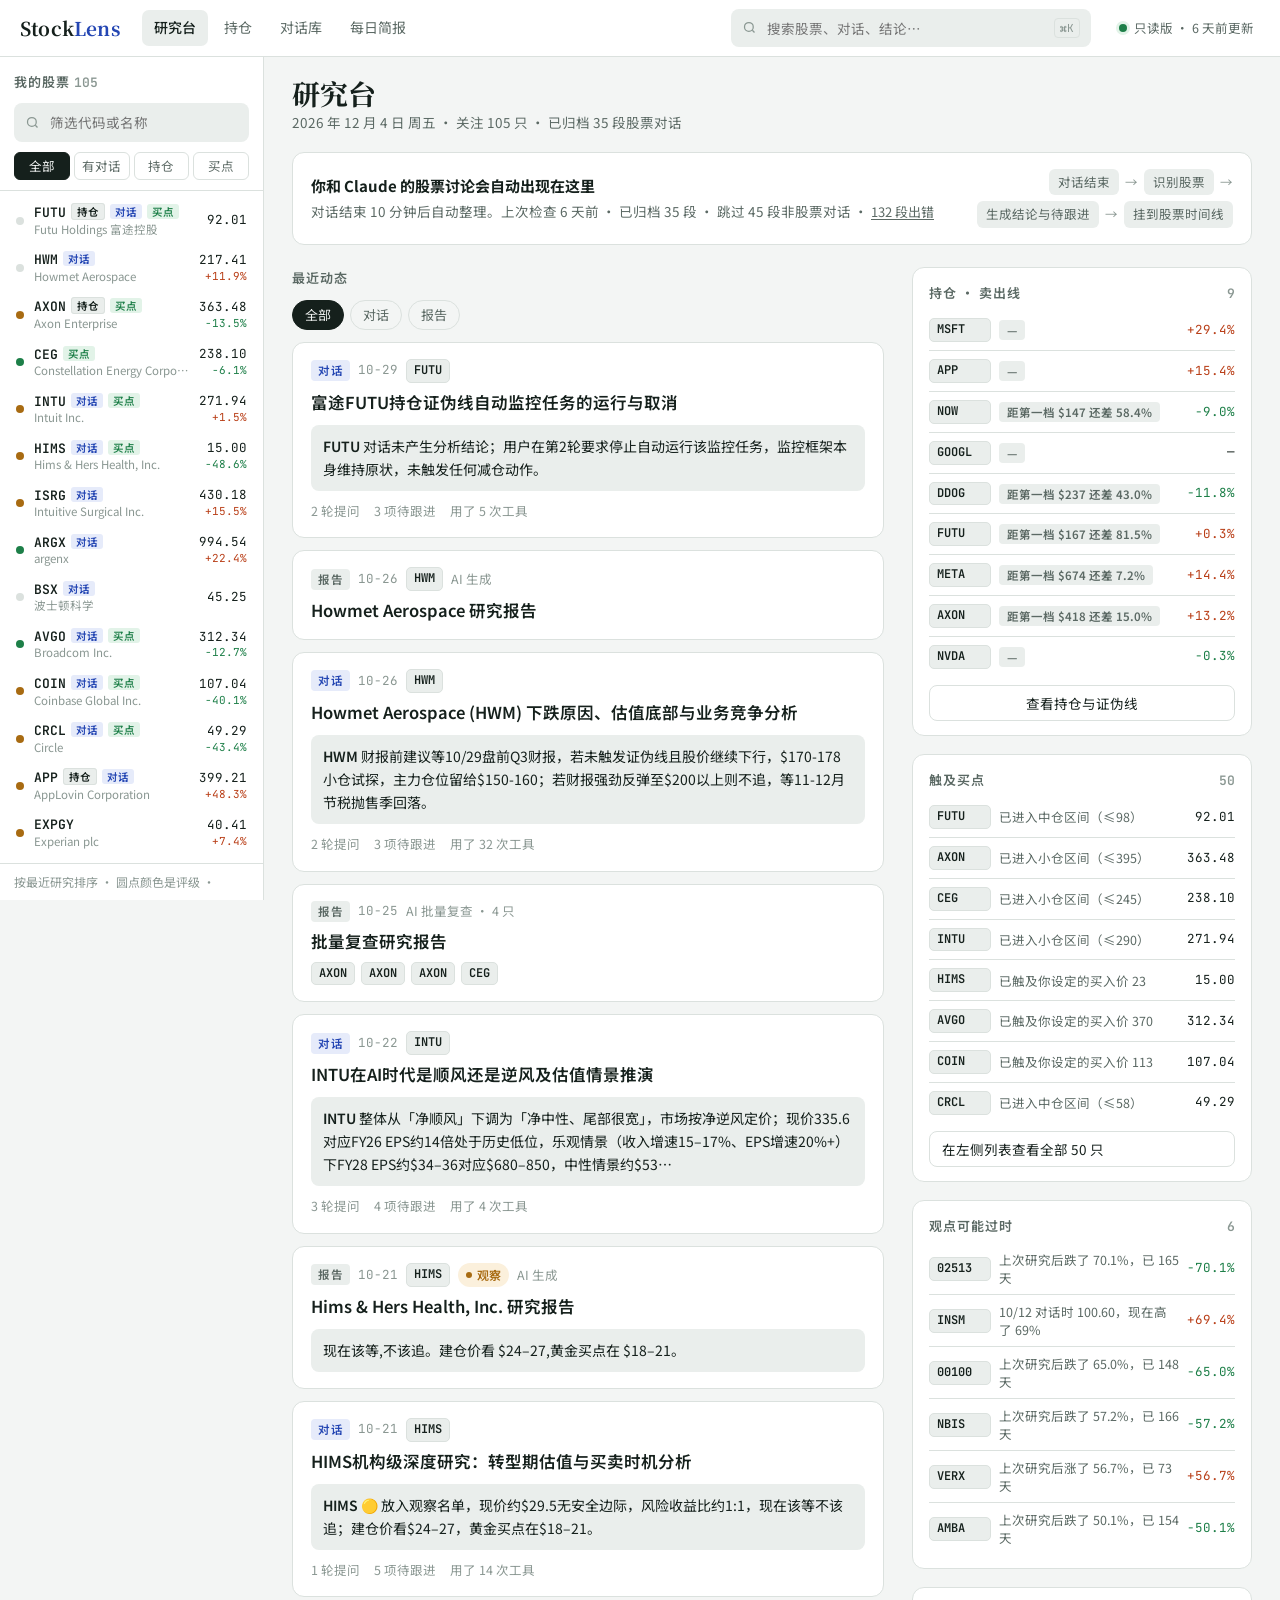
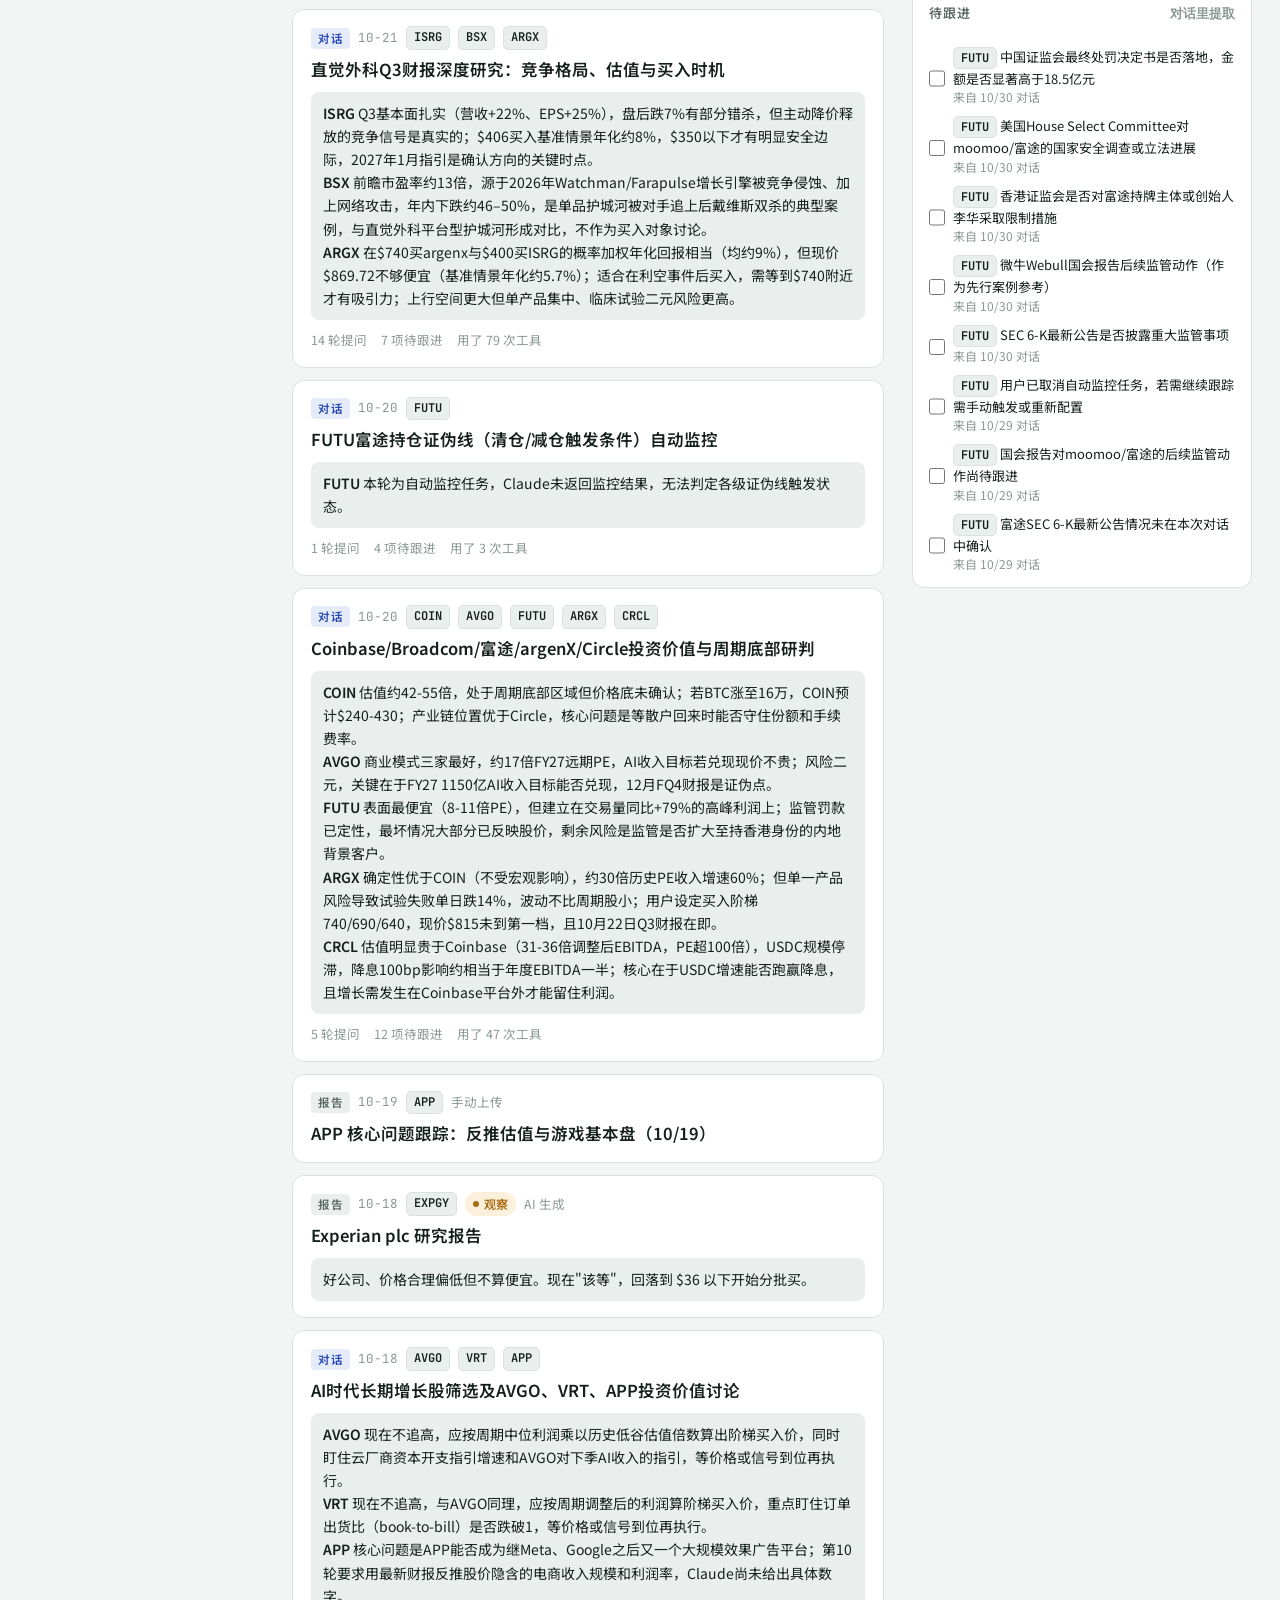
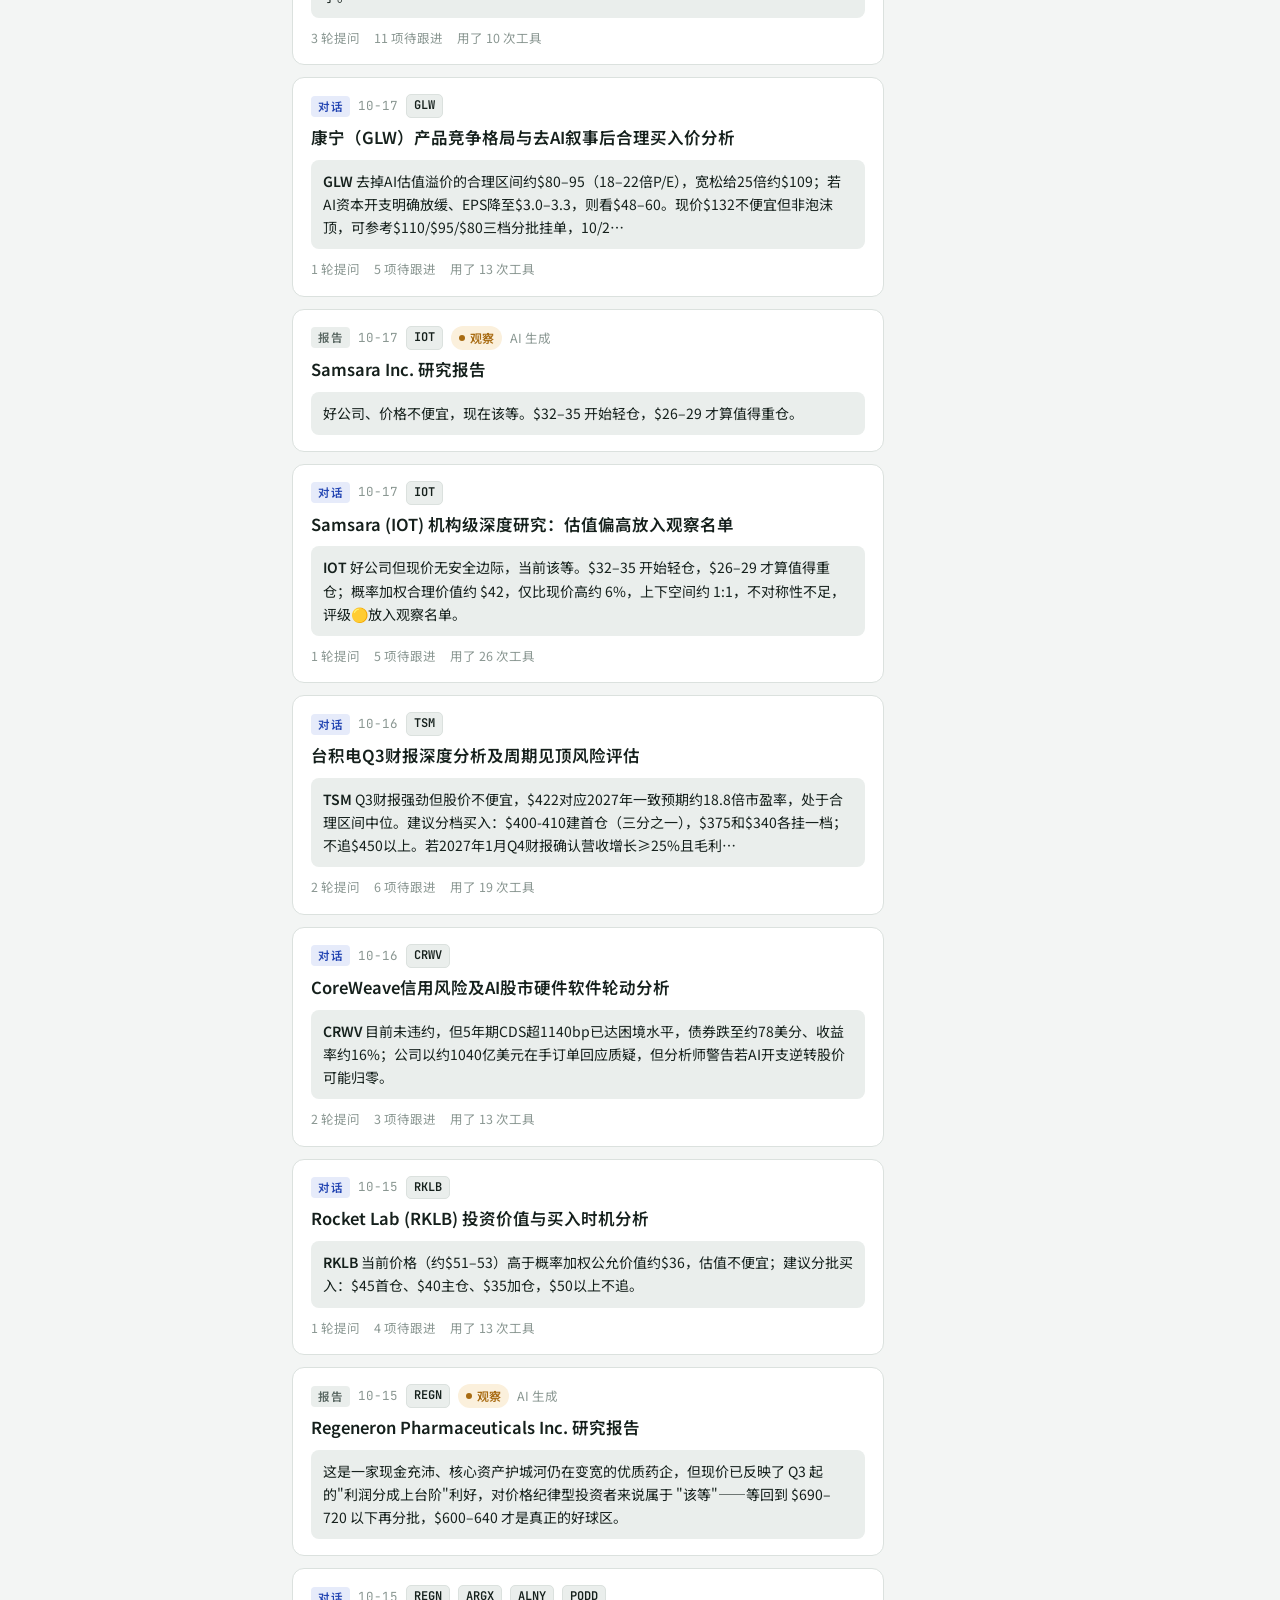
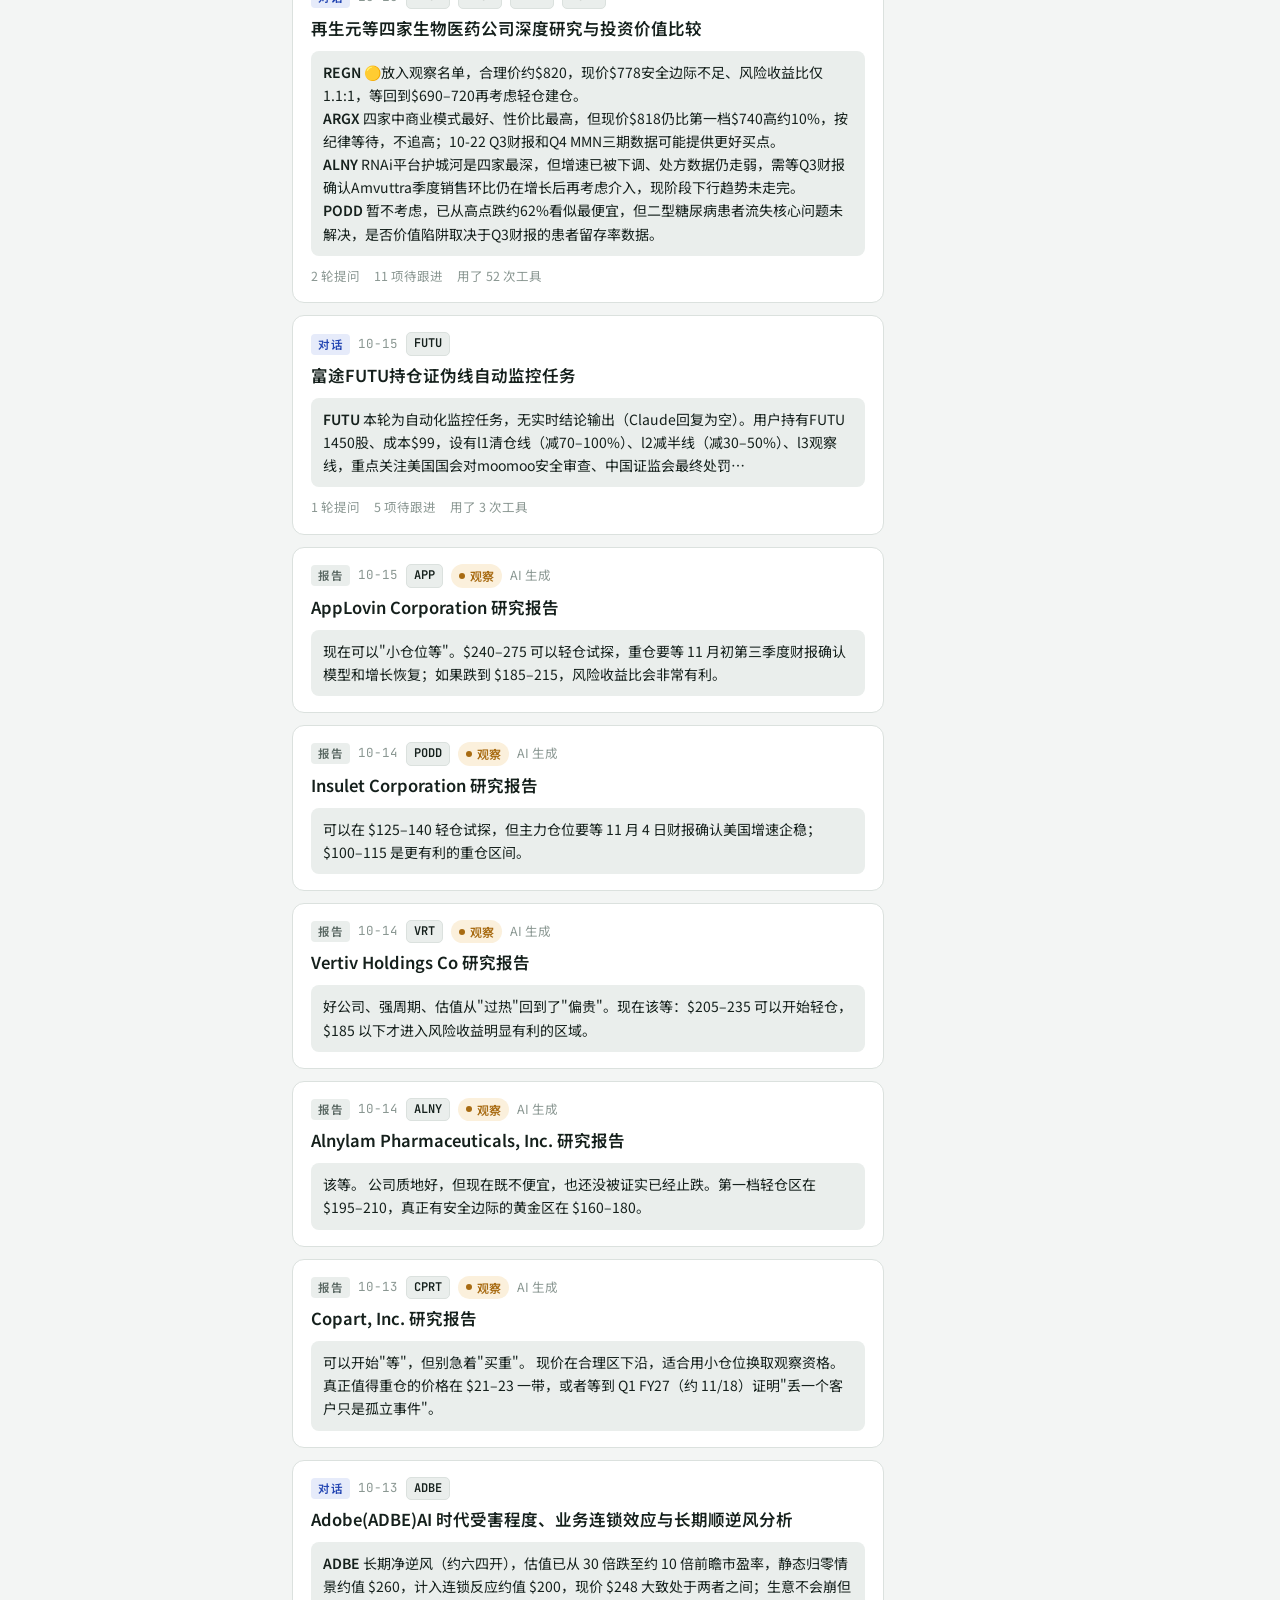
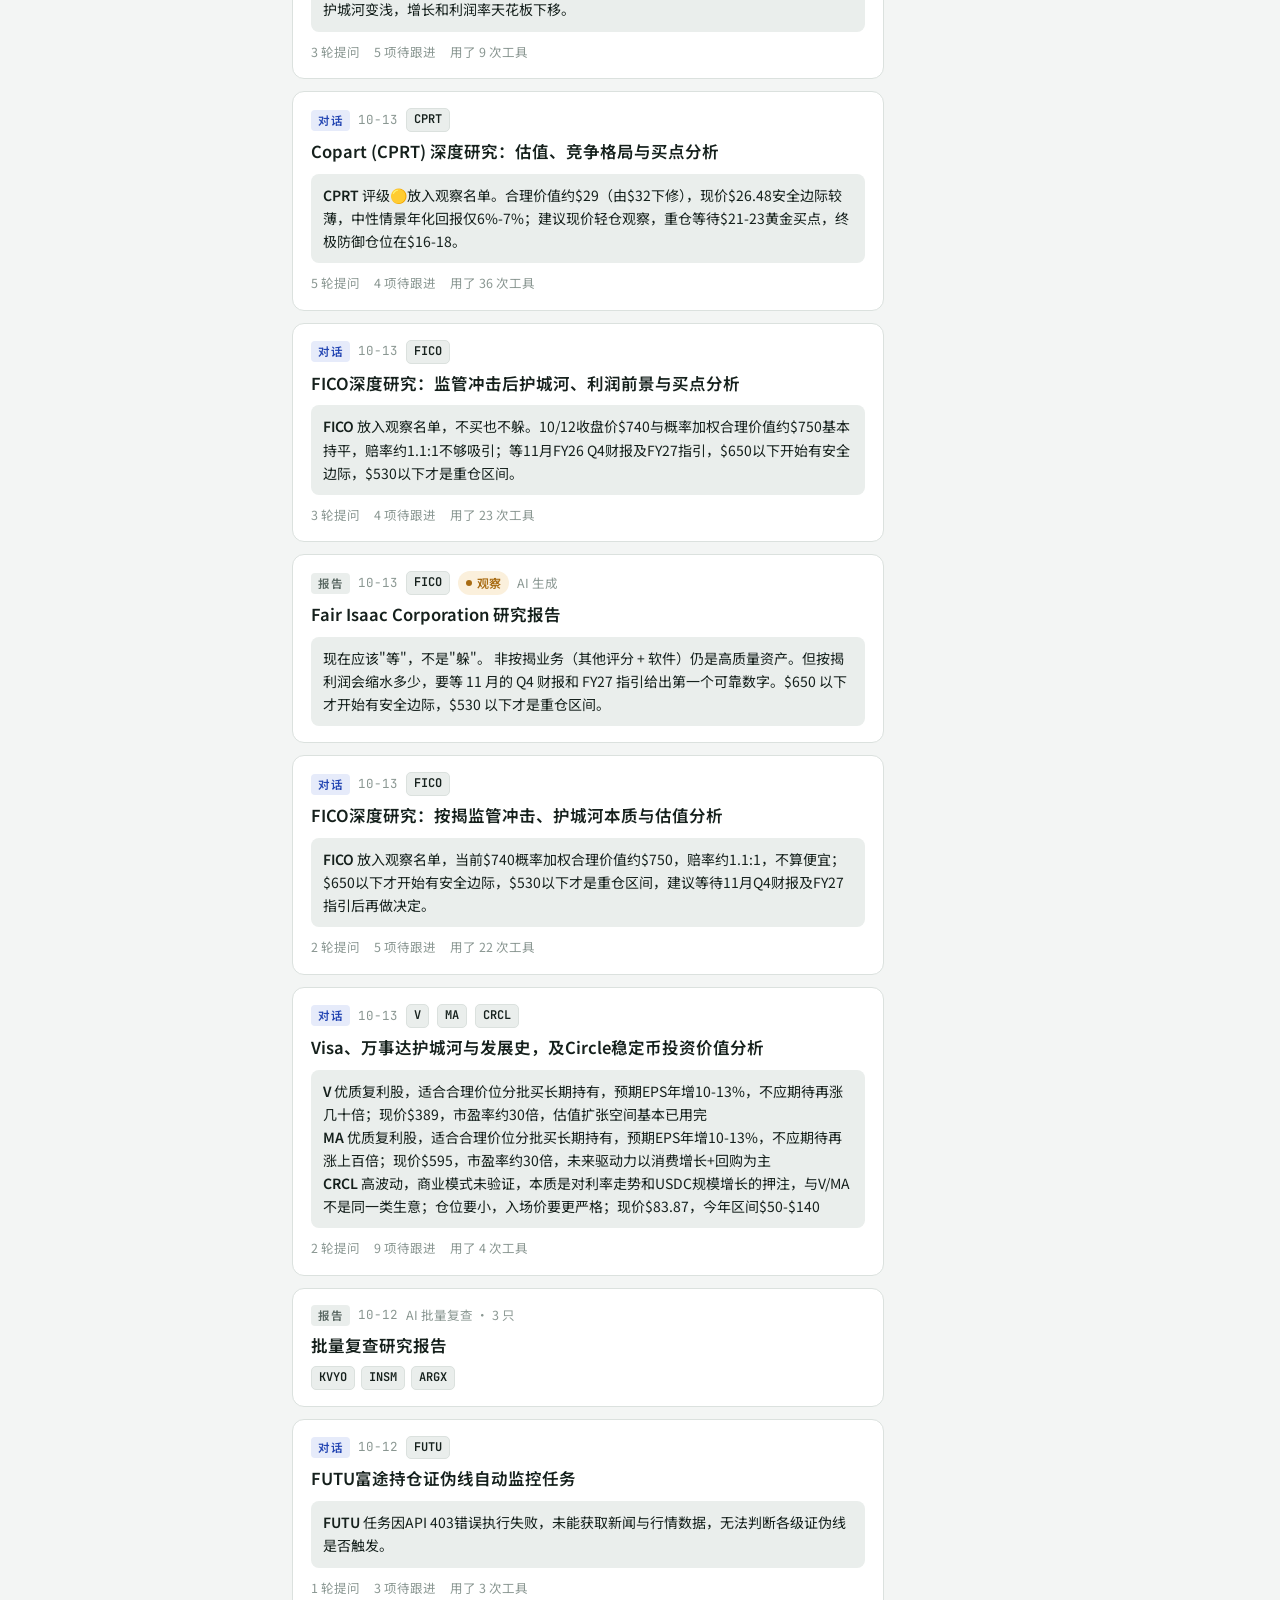
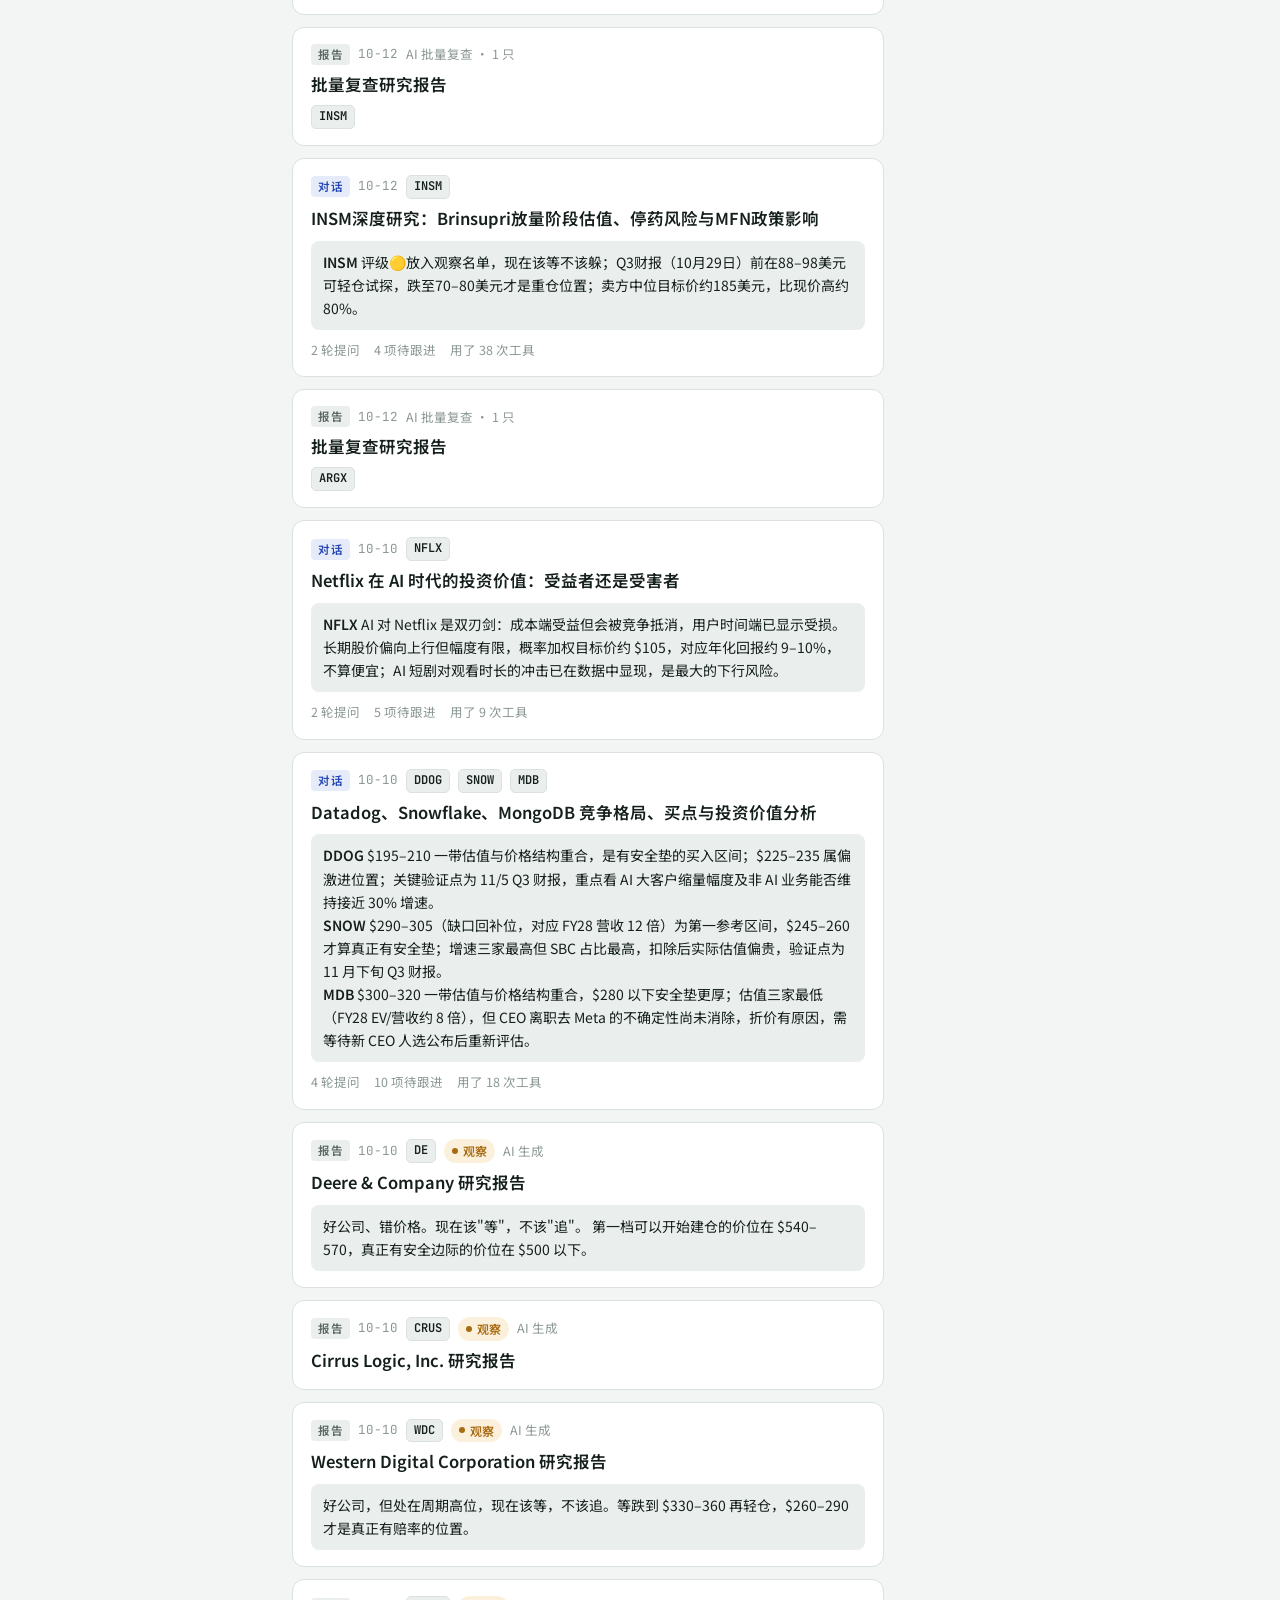
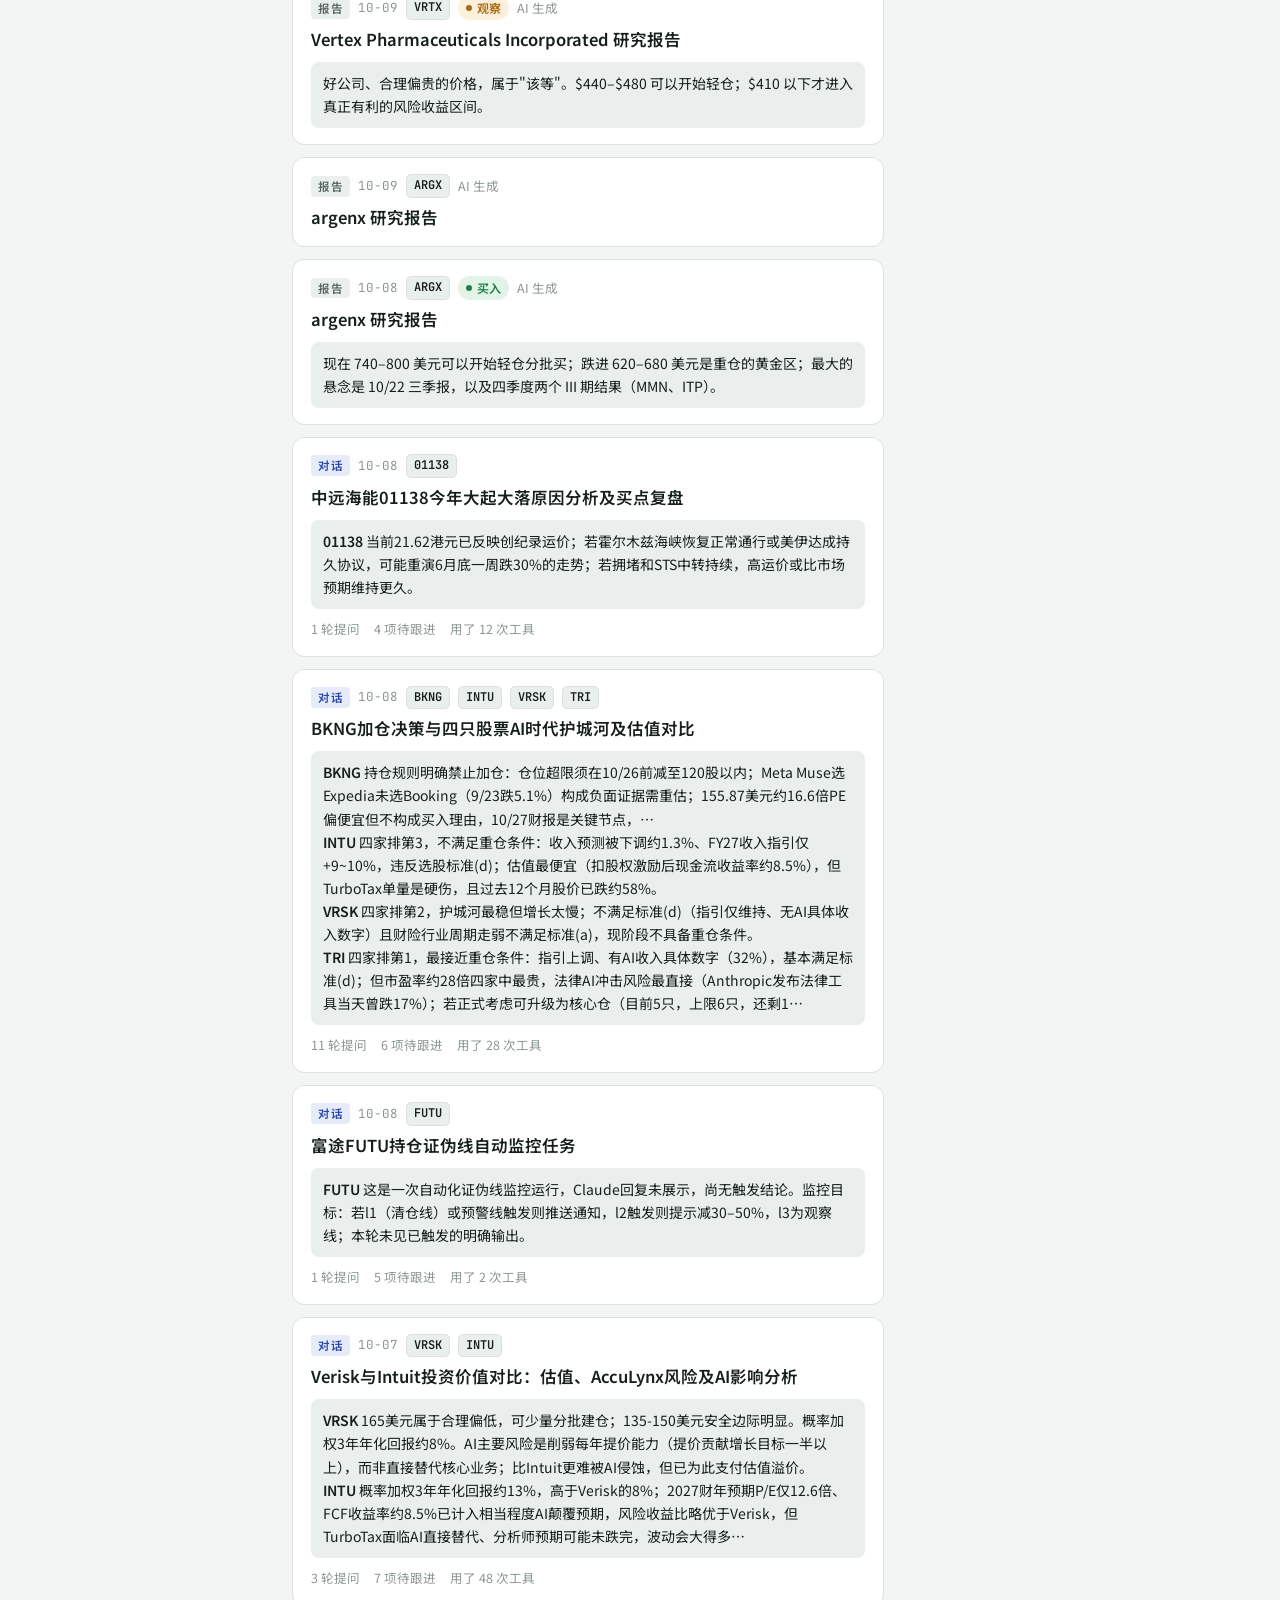
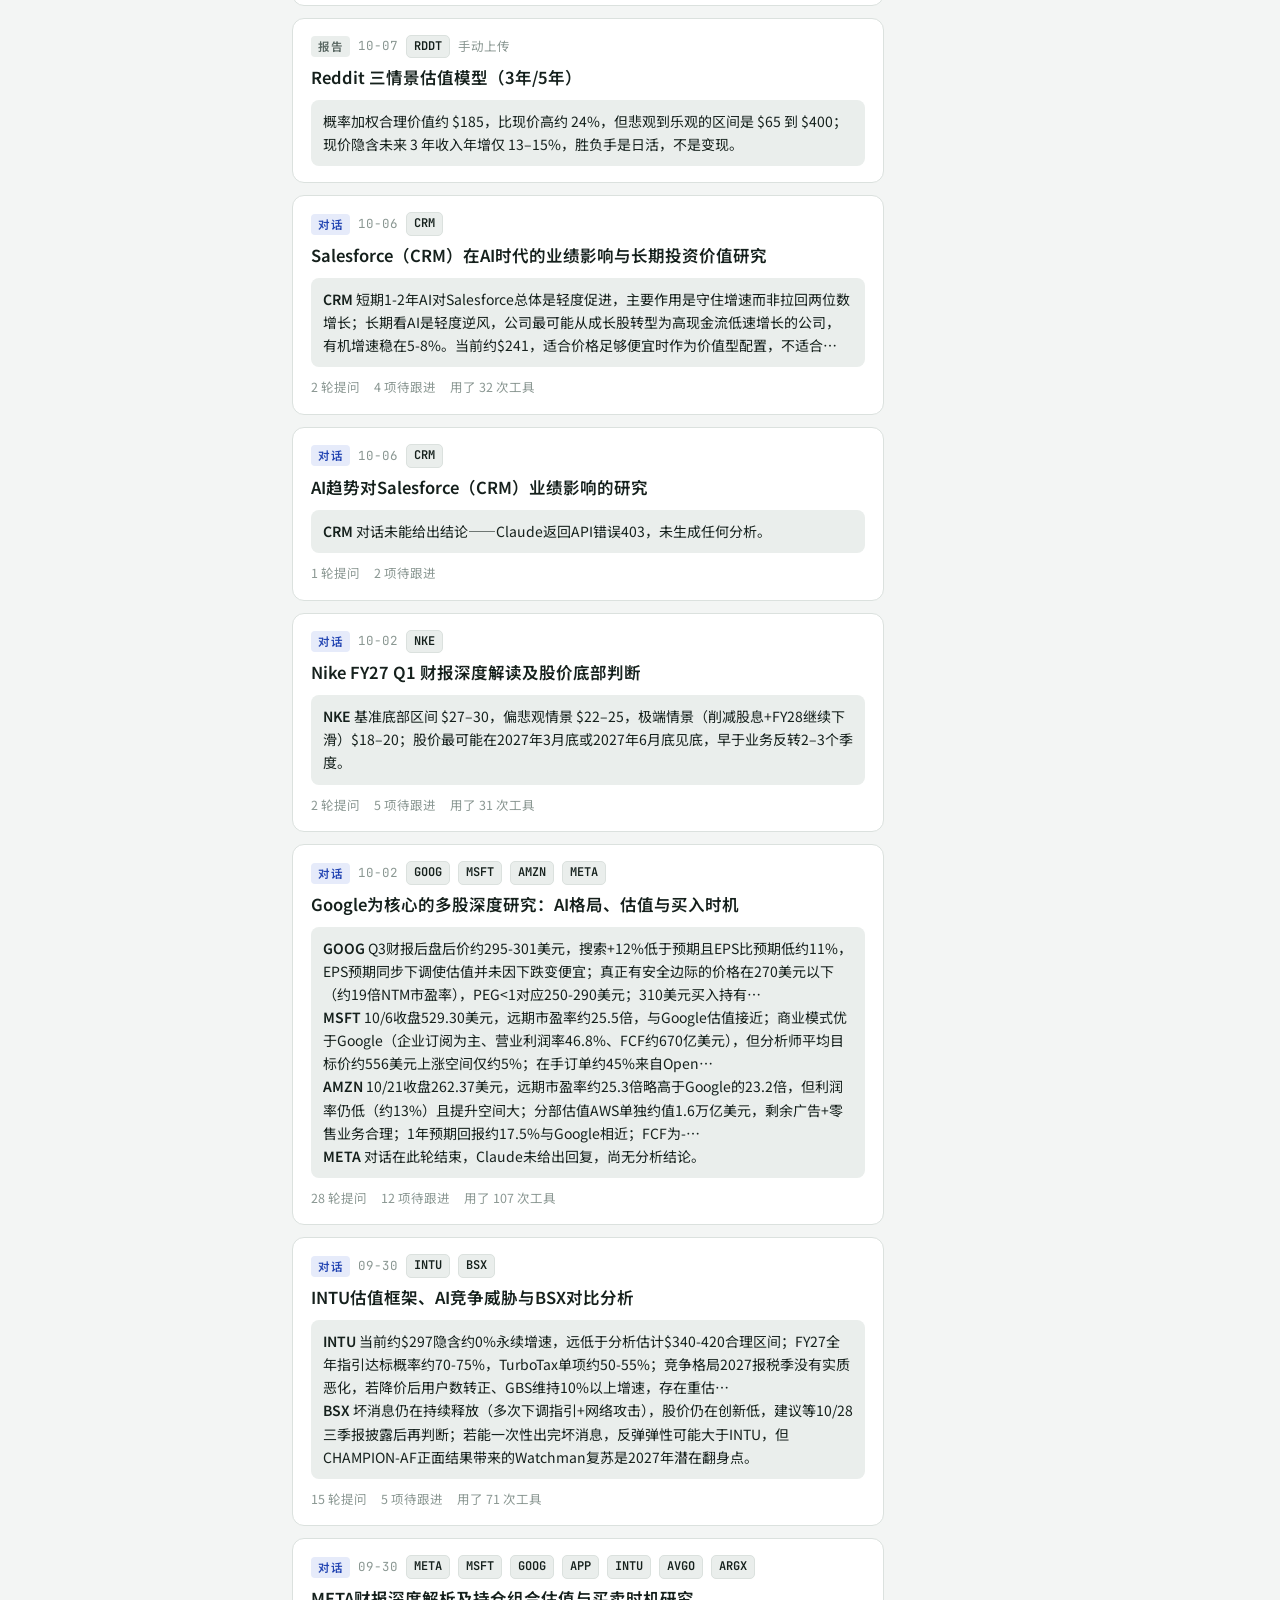
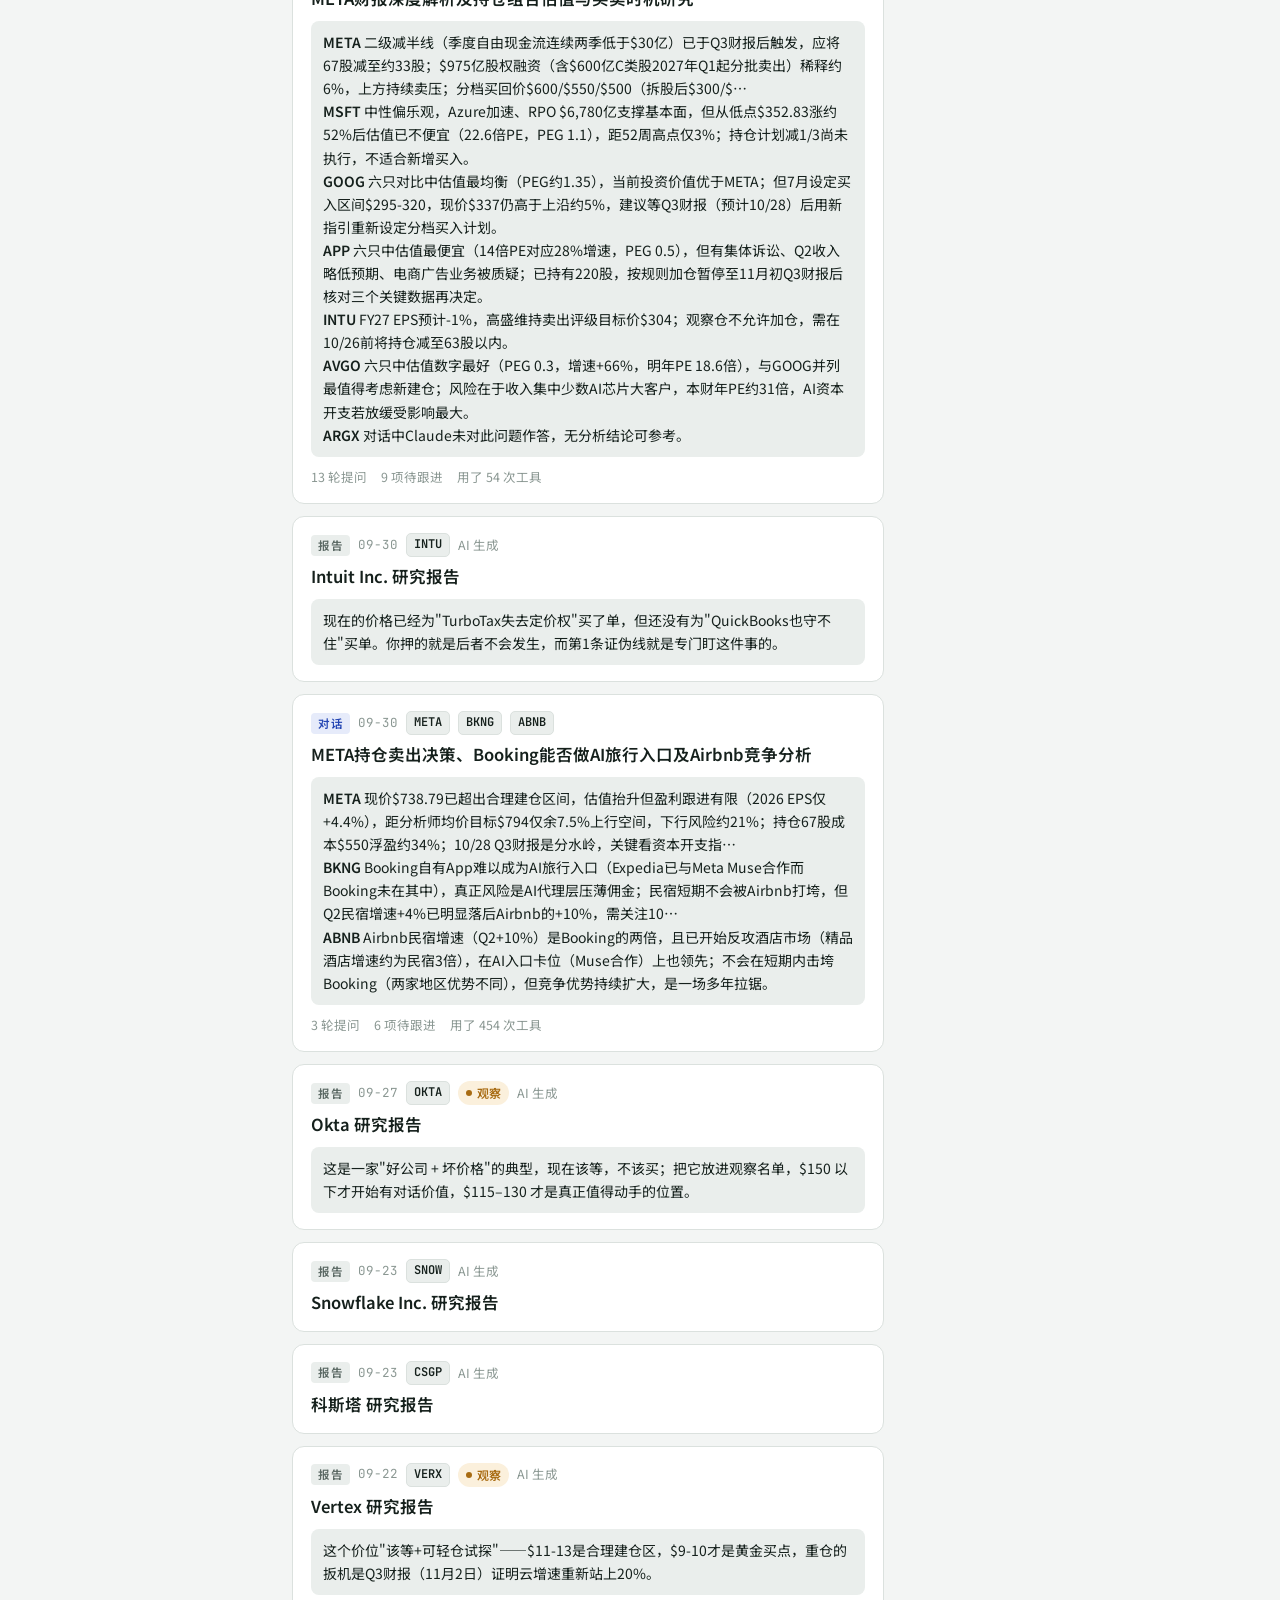
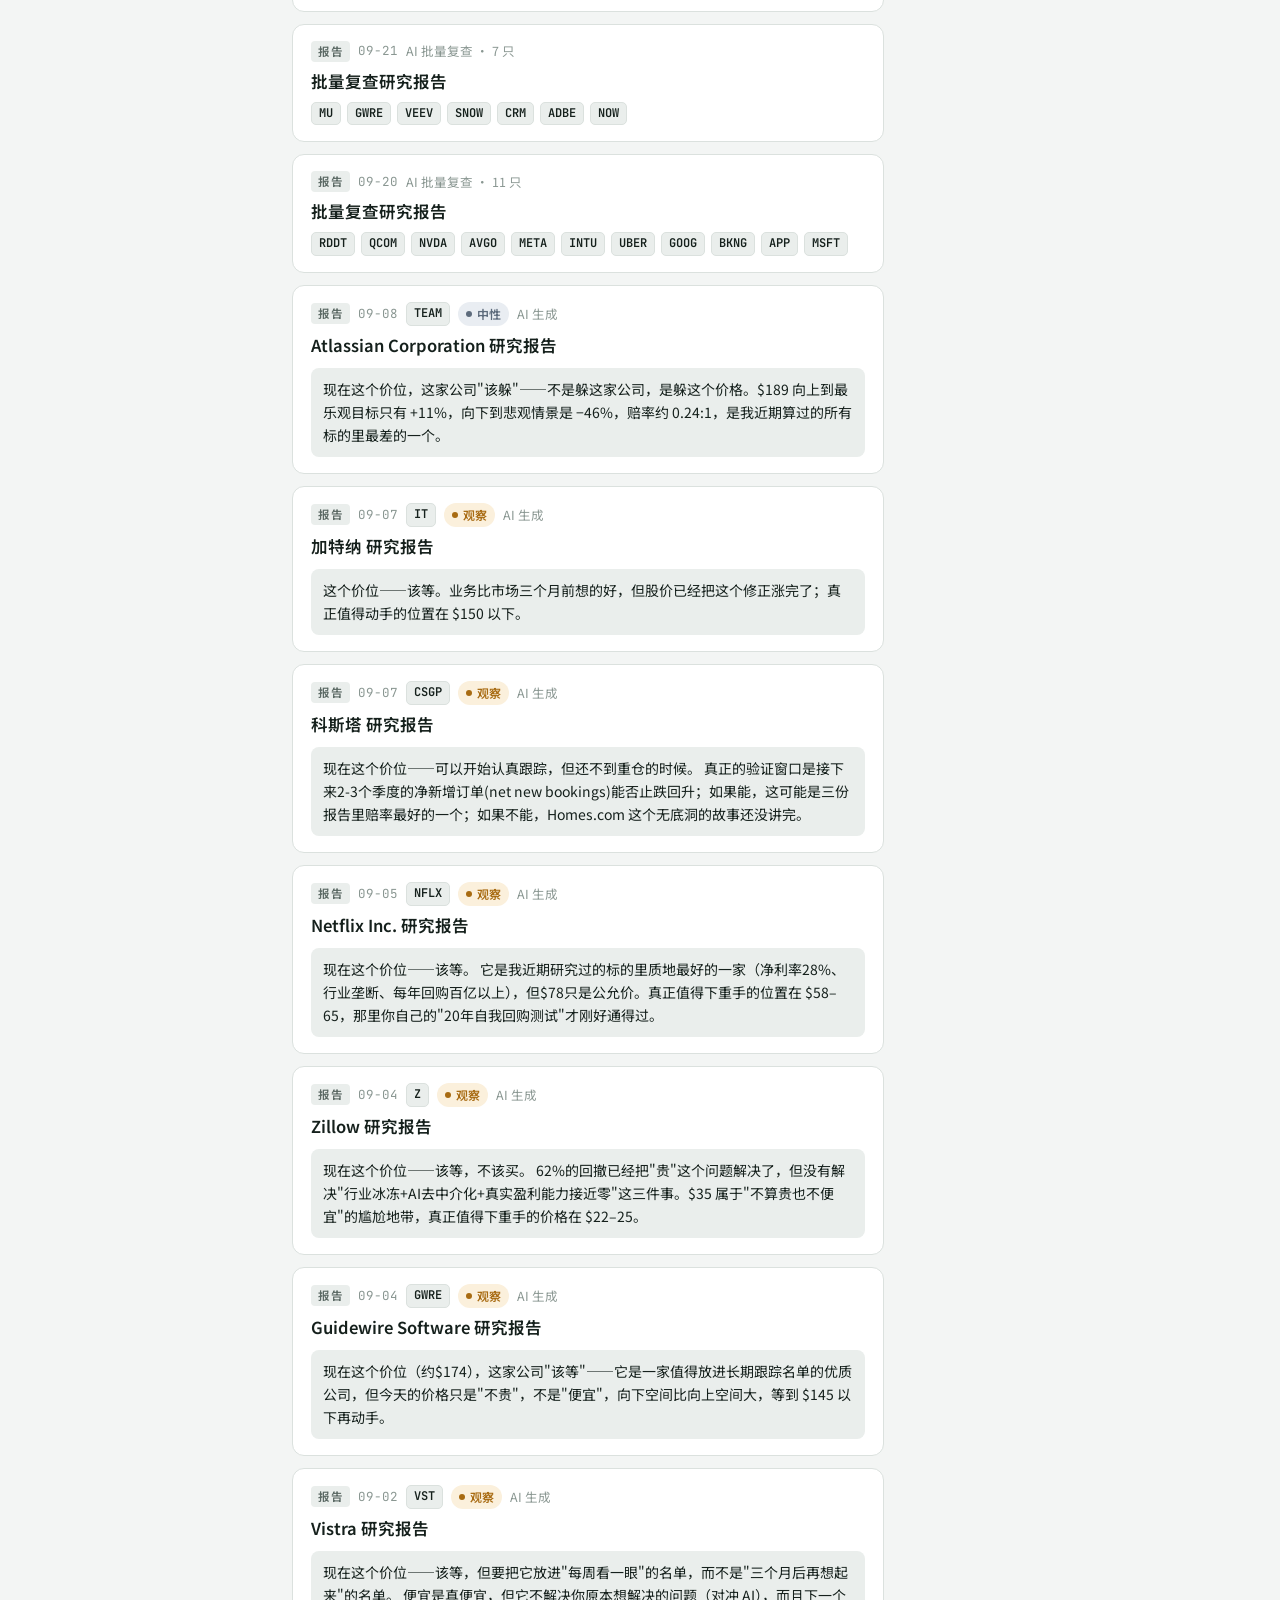
<file: index.html>
<!doctype html>
<html lang="zh-CN">
<head>
<meta charset="utf-8">
<meta name="viewport" content="width=device-width, initial-scale=1, viewport-fit=cover">
<title>StockLens</title>
<link rel="preconnect" href="https://fonts.googleapis.com">
<link rel="stylesheet" href="https://fonts.googleapis.com/css2?family=JetBrains+Mono:wght@400;600&family=Noto+Sans+SC:wght@400;500;700&family=Noto+Serif+SC:wght@600;700&display=swap">
<link rel="stylesheet" href="css/app.css">
</head>
<body>

<header class="bar">
  <div class="bar-in">
    <a class="brand" href="#home">Stock<b>Lens</b></a>
    <nav class="nav" aria-label="主导航">
      <a href="#home" data-nav="home">研究台</a>
      <a href="#portfolio" data-nav="portfolio">持仓</a>
      <a href="#library" data-nav="library">对话库</a>
      <a href="brief.html">每日简报</a>
      <a class="m-only" href="#stocks" data-nav="stocks">股票</a>
    </nav>
    <div class="gsearch">
      <label class="search" for="q">
        <svg width="15" height="15" viewBox="0 0 24 24" fill="none" stroke="currentColor" stroke-width="2" aria-hidden="true"><circle cx="11" cy="11" r="7"/><path d="m20 20-3.5-3.5"/></svg>
        <input id="q" placeholder="搜索股票、对话、结论…" autocomplete="off">
        <span class="kbd">⌘K</span>
      </label>
      <div class="gresults panel" id="gresults" hidden></div>
    </div>
    <button class="sync" id="syncPill" title="Claude Code 对话结束后自动归档"><i class="dot"></i><span class="t" id="syncText">自动归档</span></button>
  </div>
</header>

<div class="shell">
  <aside class="side" aria-label="股票列表">
    <div class="side-top">
      <h2><span>我的股票 <em id="scount"></em></span><button class="add-btn" id="addBtn" type="button">＋ 添加</button></h2>
      <form class="add-form" id="addForm" hidden>
        <input id="addSym" placeholder="股票代码，如 ARGX、00700、600519" autocomplete="off" required>
        <div class="row"><button class="btn primary" type="submit" id="addGo">添加</button><button class="btn" type="button" id="addCancel">取消</button></div>
        <p class="sub" id="addMsg">美股填代码；港股填数字；A 股填 6 位数字。会自动带出公司名和最新股价。</p>
      </form>
      <label class="search" for="sq"><svg width="15" height="15" viewBox="0 0 24 24" fill="none" stroke="currentColor" stroke-width="2" aria-hidden="true"><circle cx="11" cy="11" r="7"/><path d="m20 20-3.5-3.5"/></svg><input id="sq" placeholder="筛选代码或名称" autocomplete="off"></label>
      <div class="seg" role="group" aria-label="筛选股票"><button class="on" data-sf="all">全部</button><button data-sf="conv">有对话</button><button data-sf="hold">持仓</button><button data-sf="hit">买点</button></div>
    </div>
    <div class="slist" id="slist"><p class="sub pad">加载中…</p></div>
    <div class="side-foot">按最近研究排序 · 圆点颜色是评级 · <a href="/classic.html">旧版首页</a></div>
  </aside>

  <main id="main">
    <section data-view="home" id="v-home"></section>
    <section data-view="portfolio" id="v-portfolio" hidden></section>
    <section data-view="library" id="v-library" hidden></section>
    <section data-view="conv" id="v-conv" hidden></section>
    <section data-view="stock" id="v-stock" hidden></section>
  </main>
</div>

<div class="toast" id="toast" hidden></div>
<script src="js/static.js"></script>
<script src="js/app.js"></script>
</body>
</html>
</file>
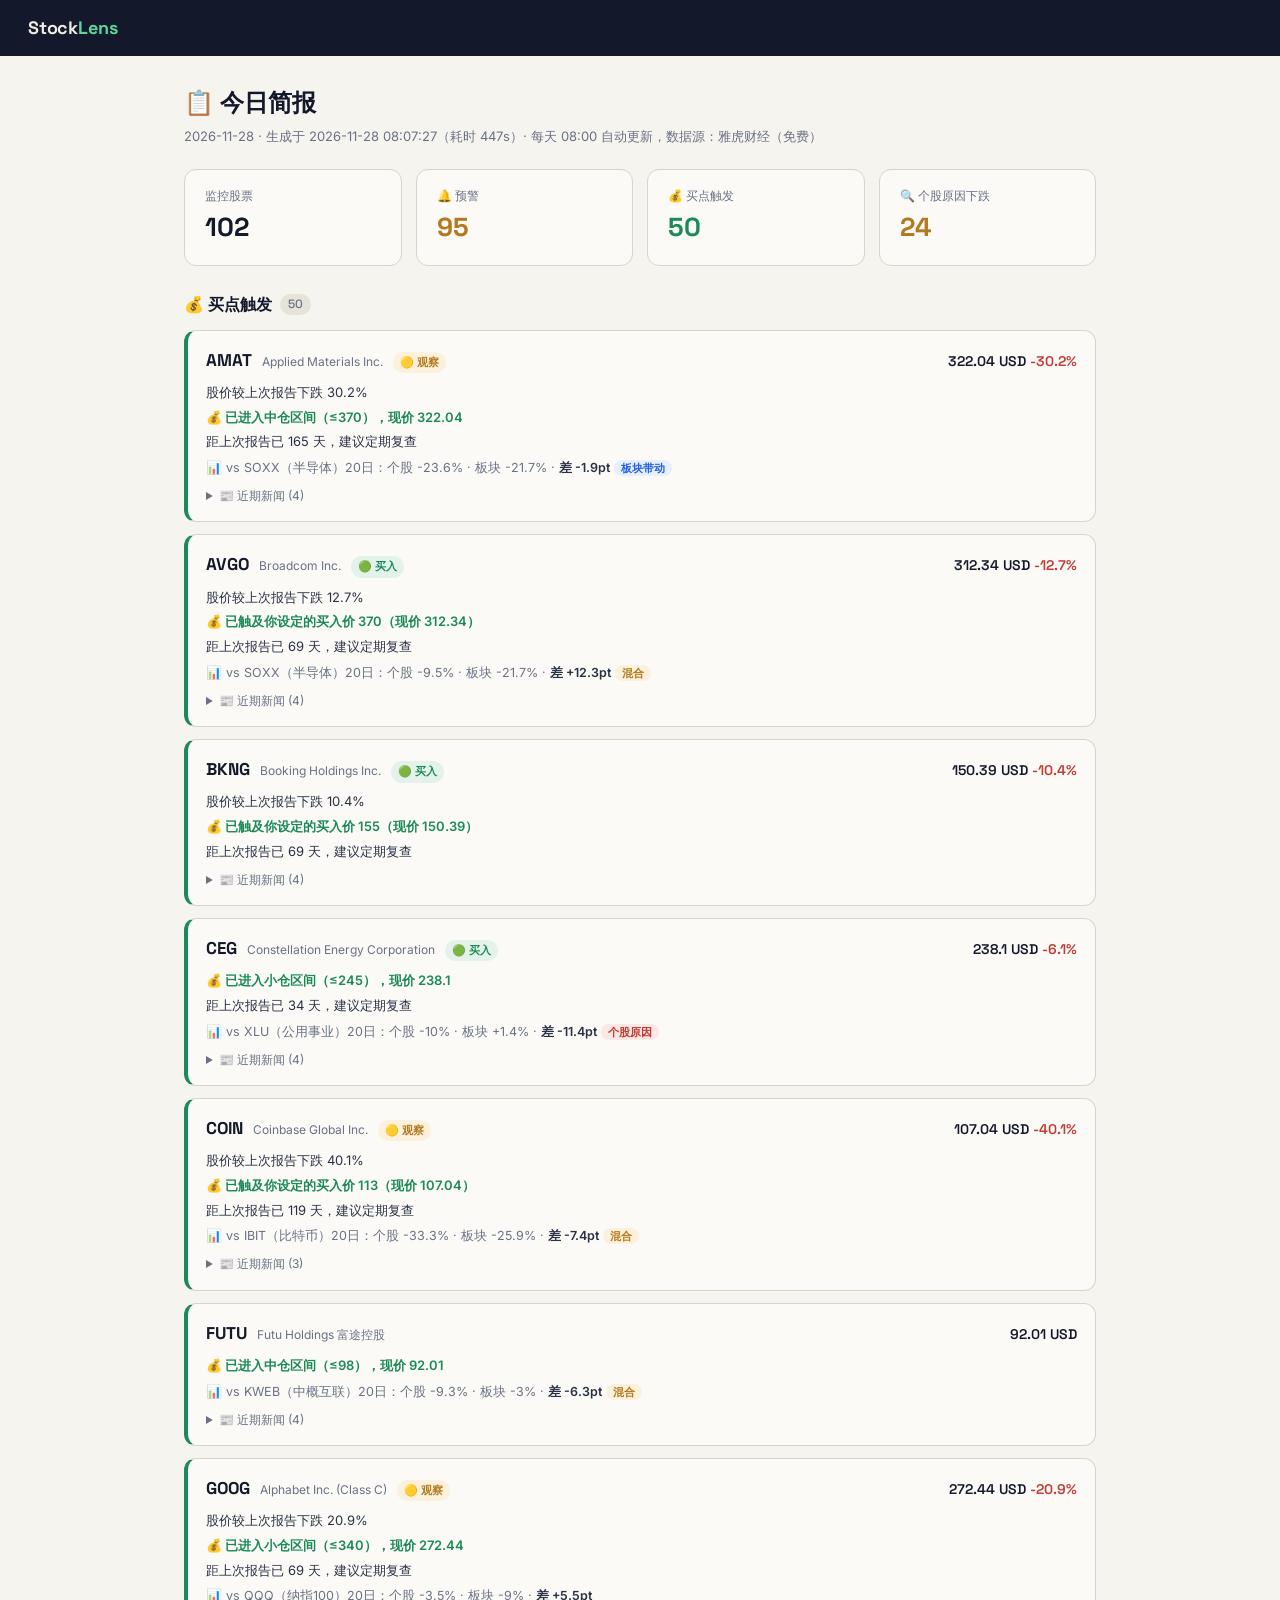
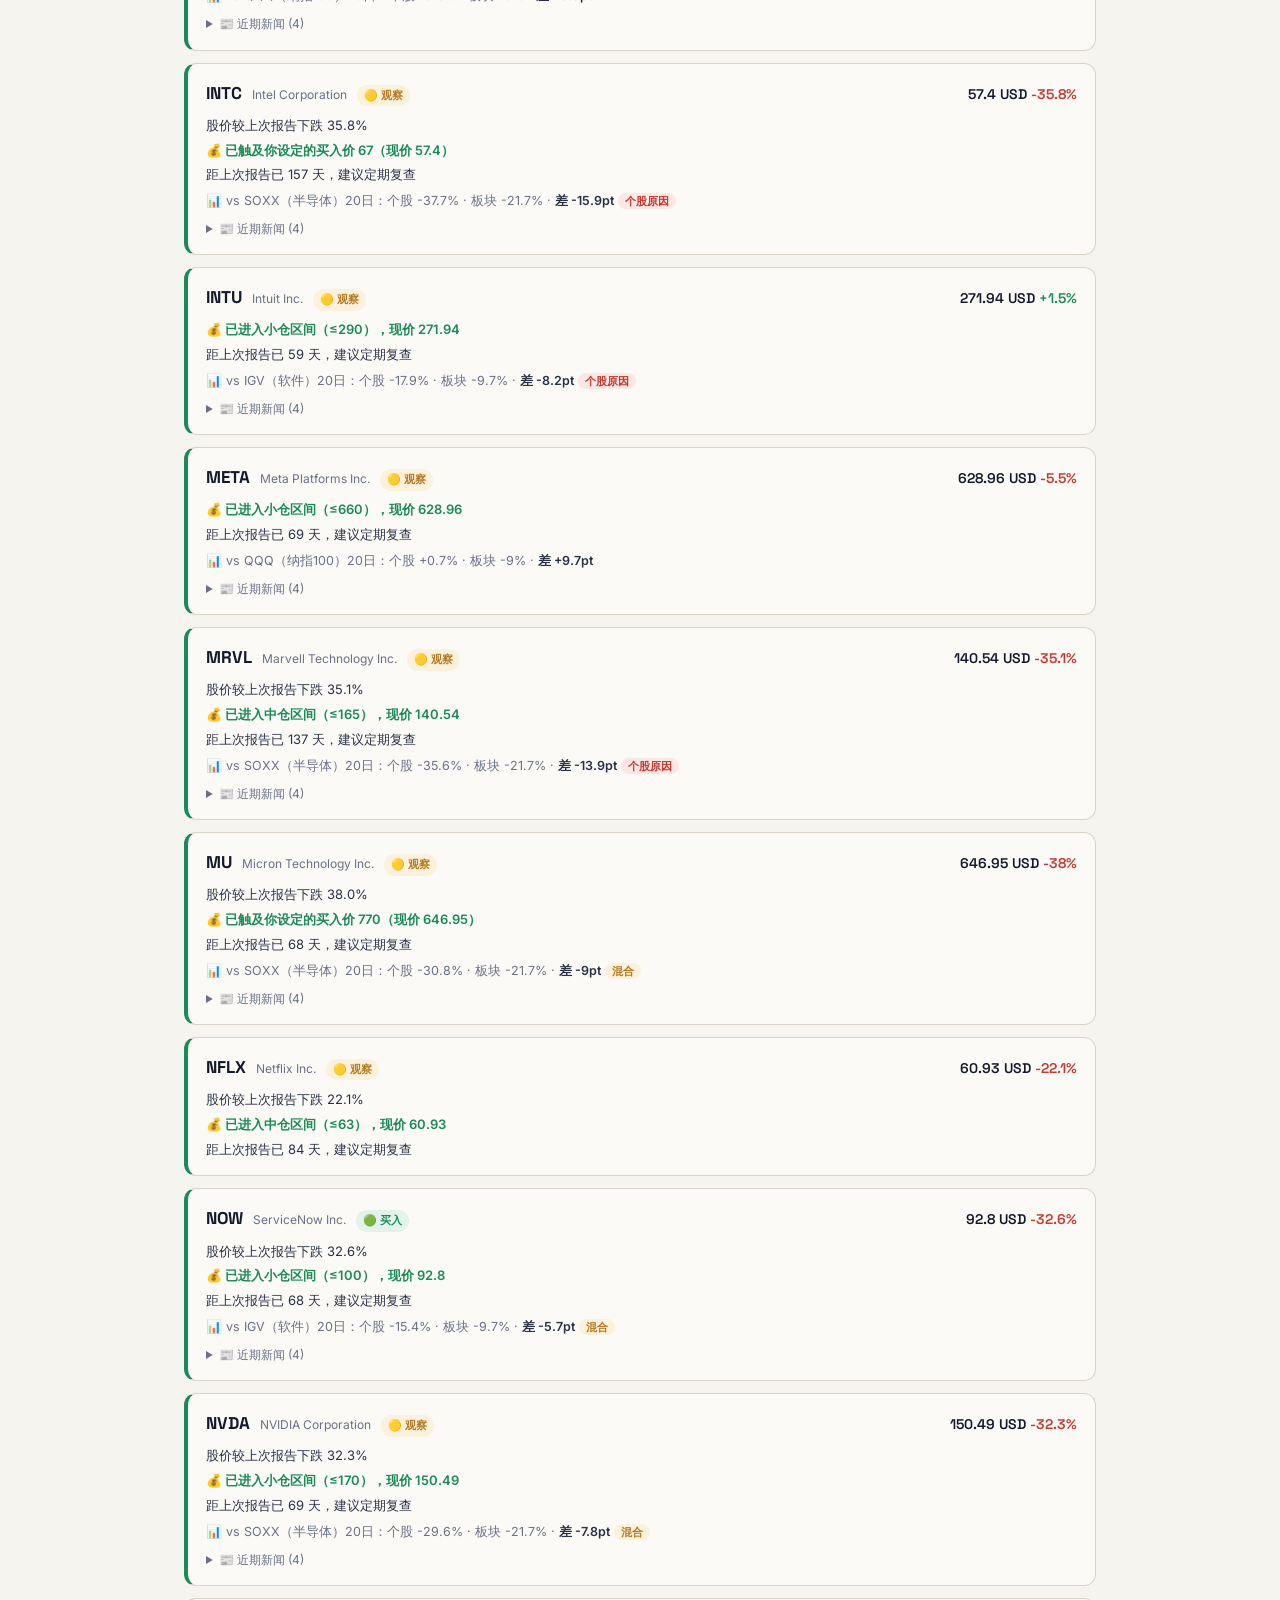
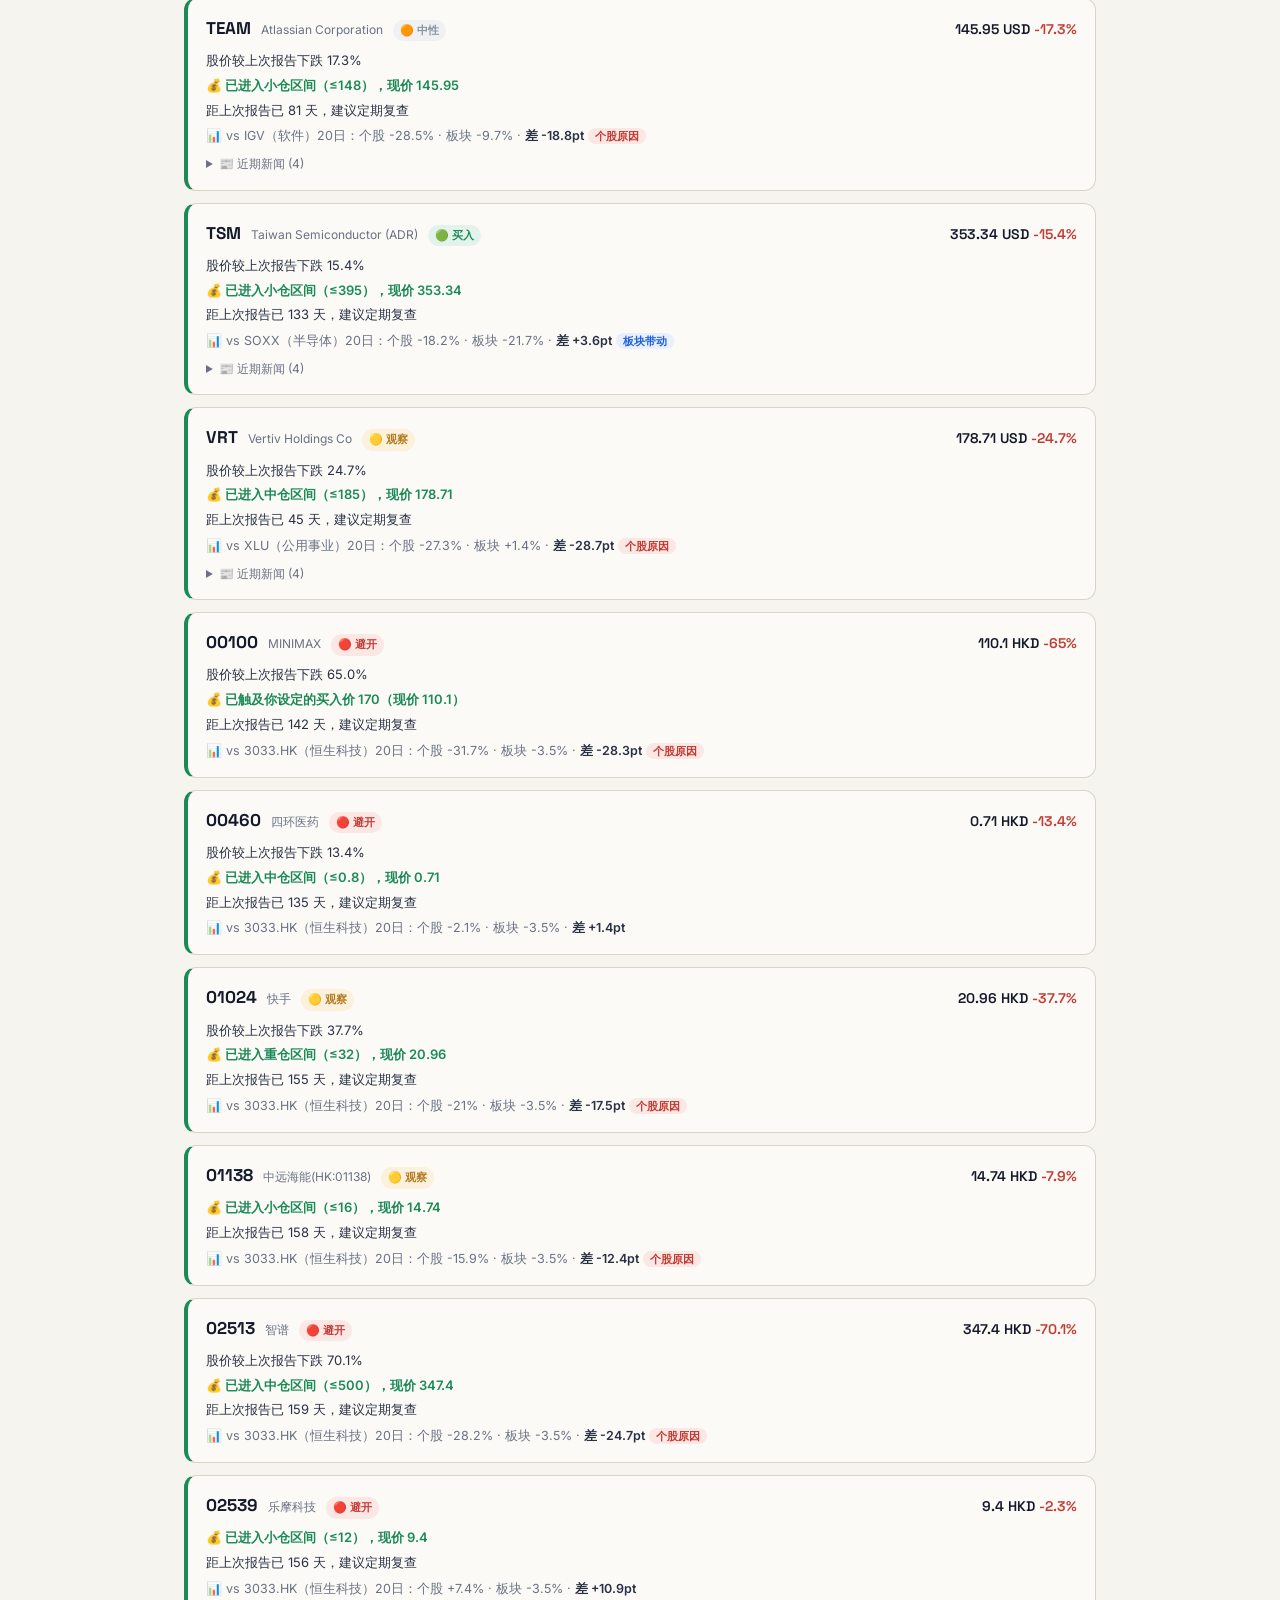
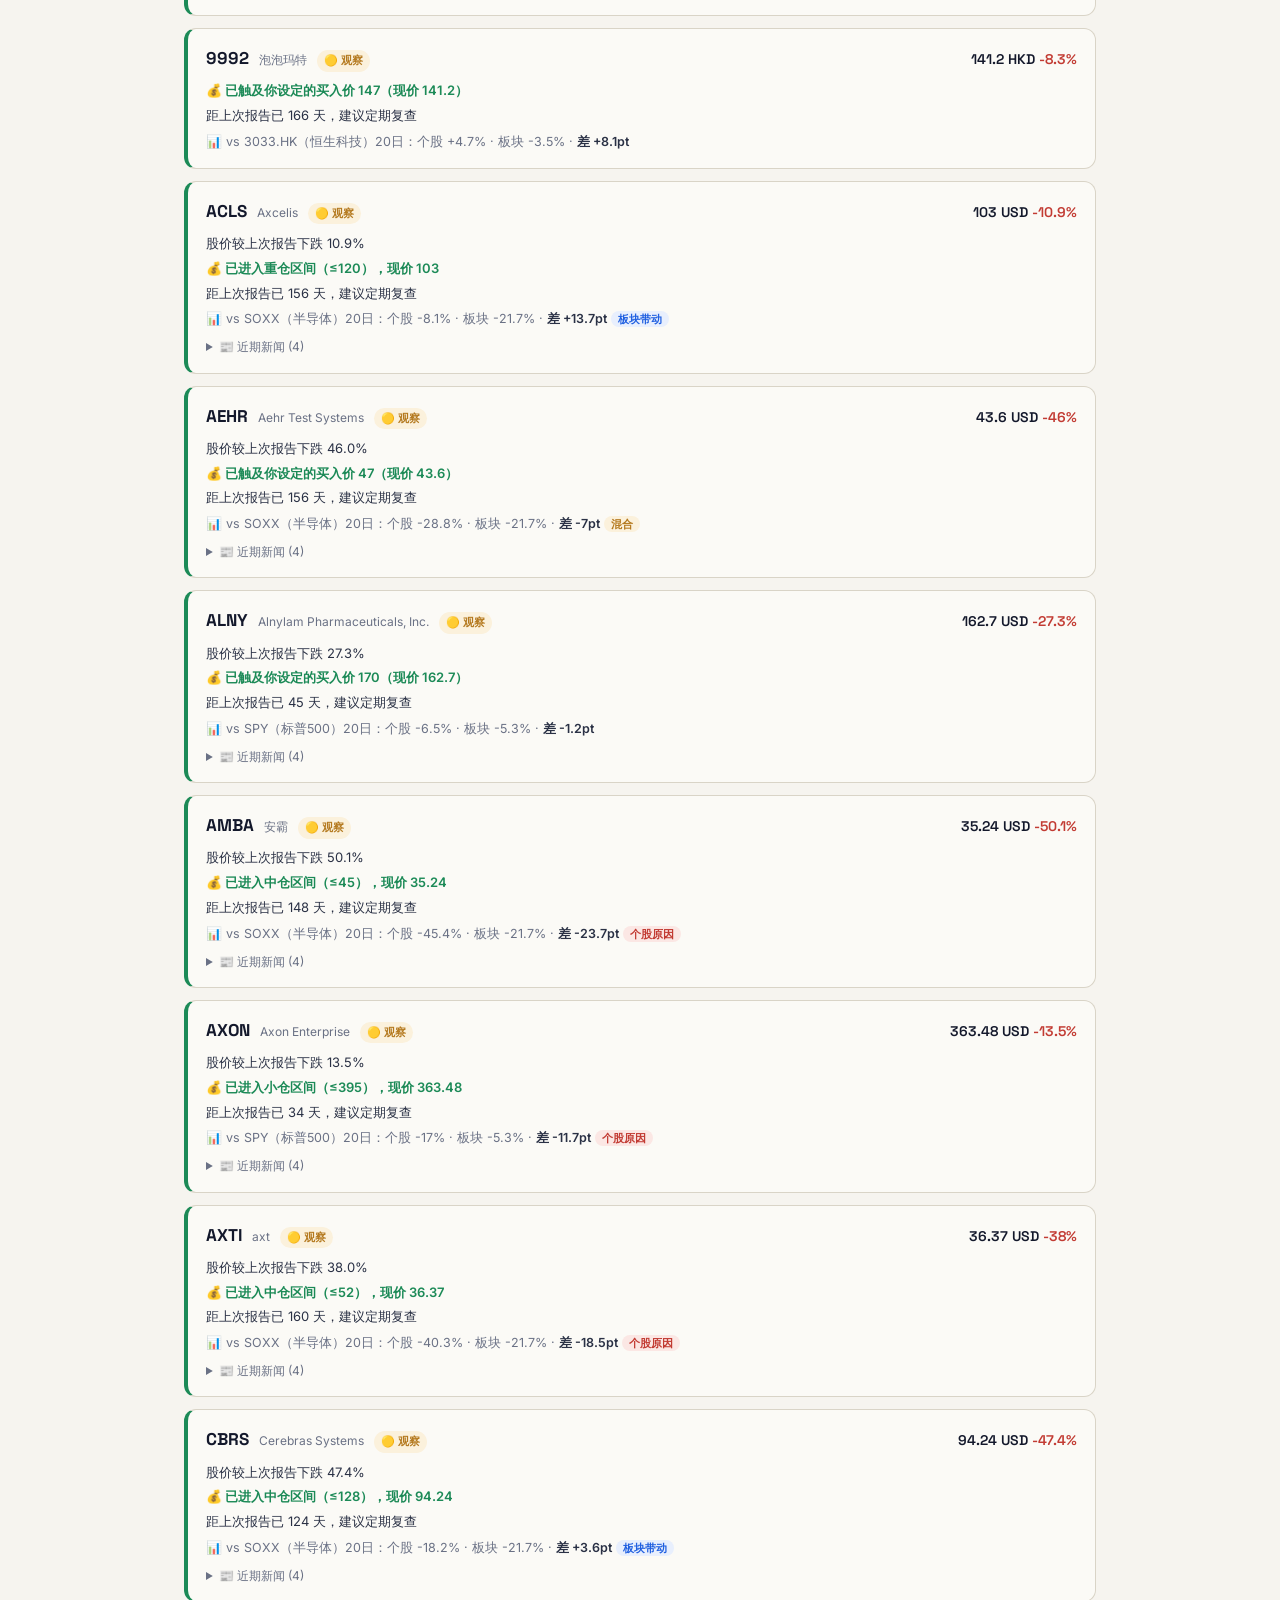
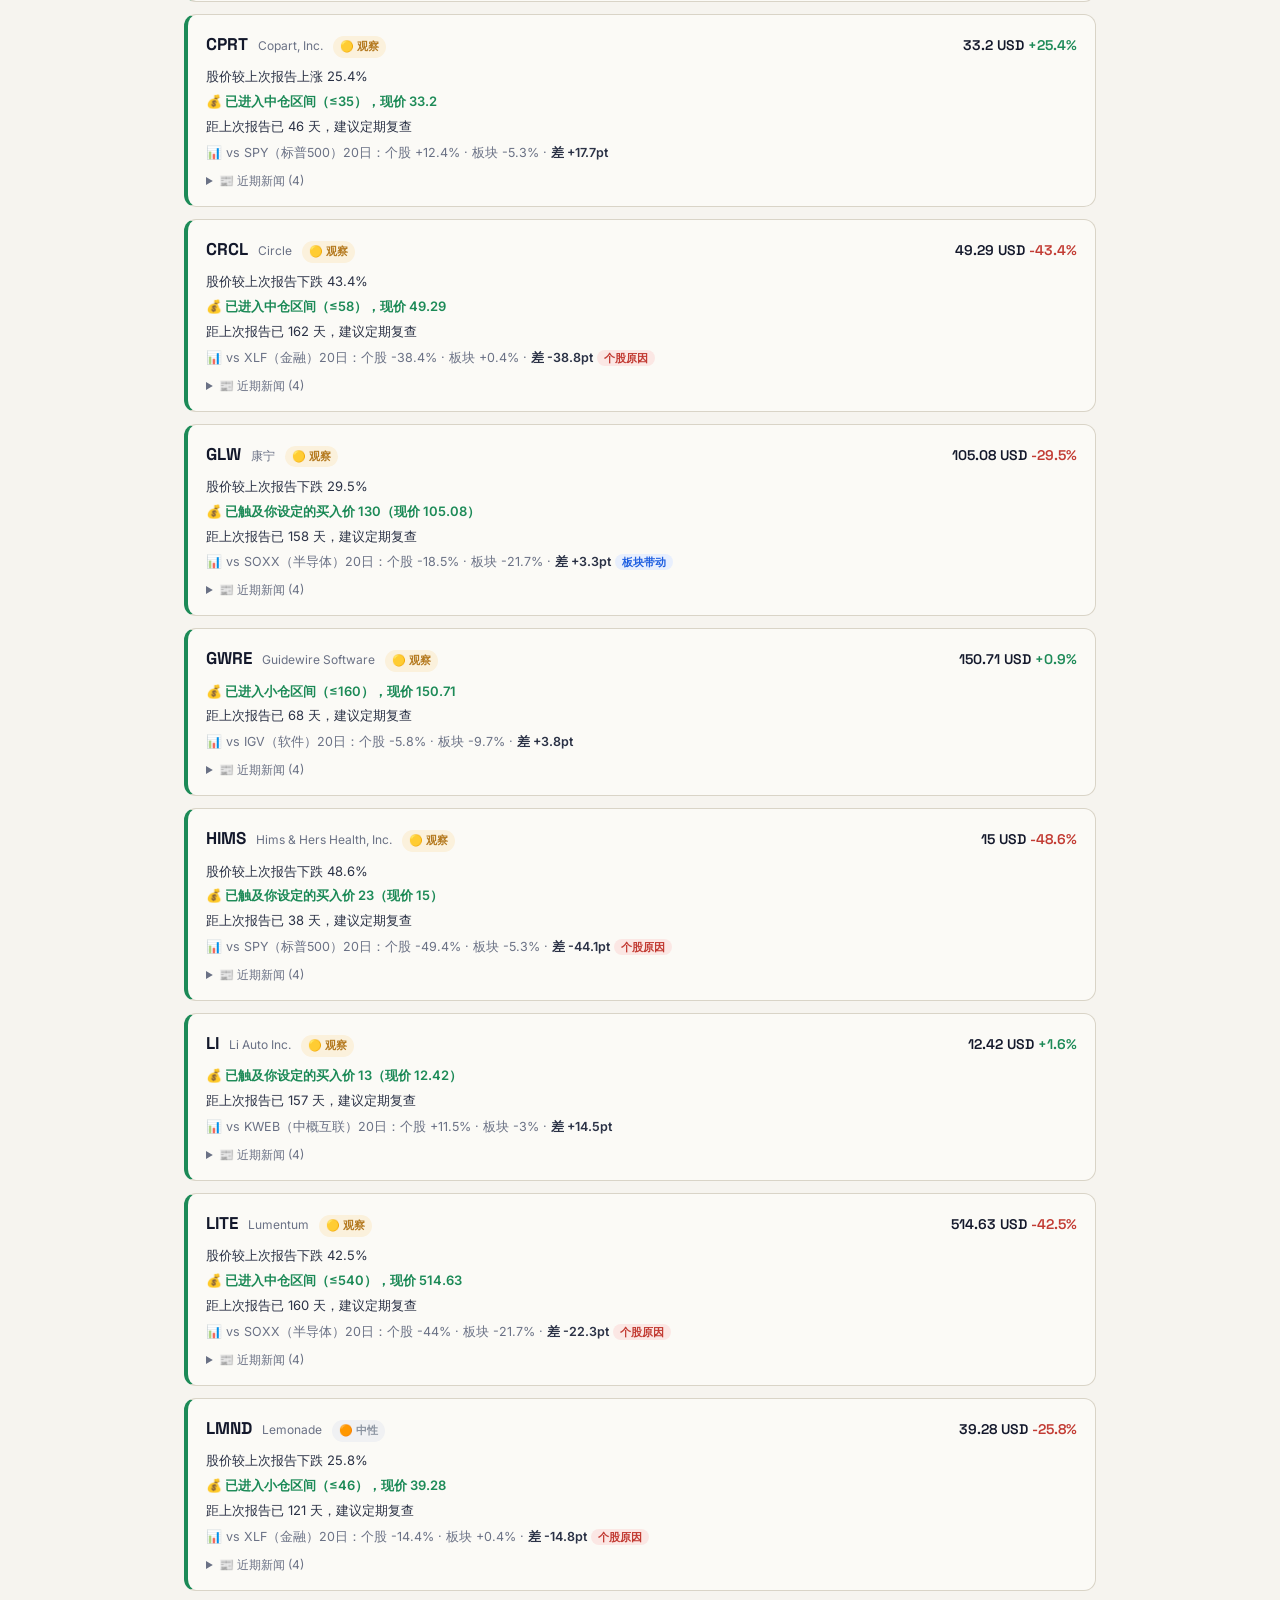
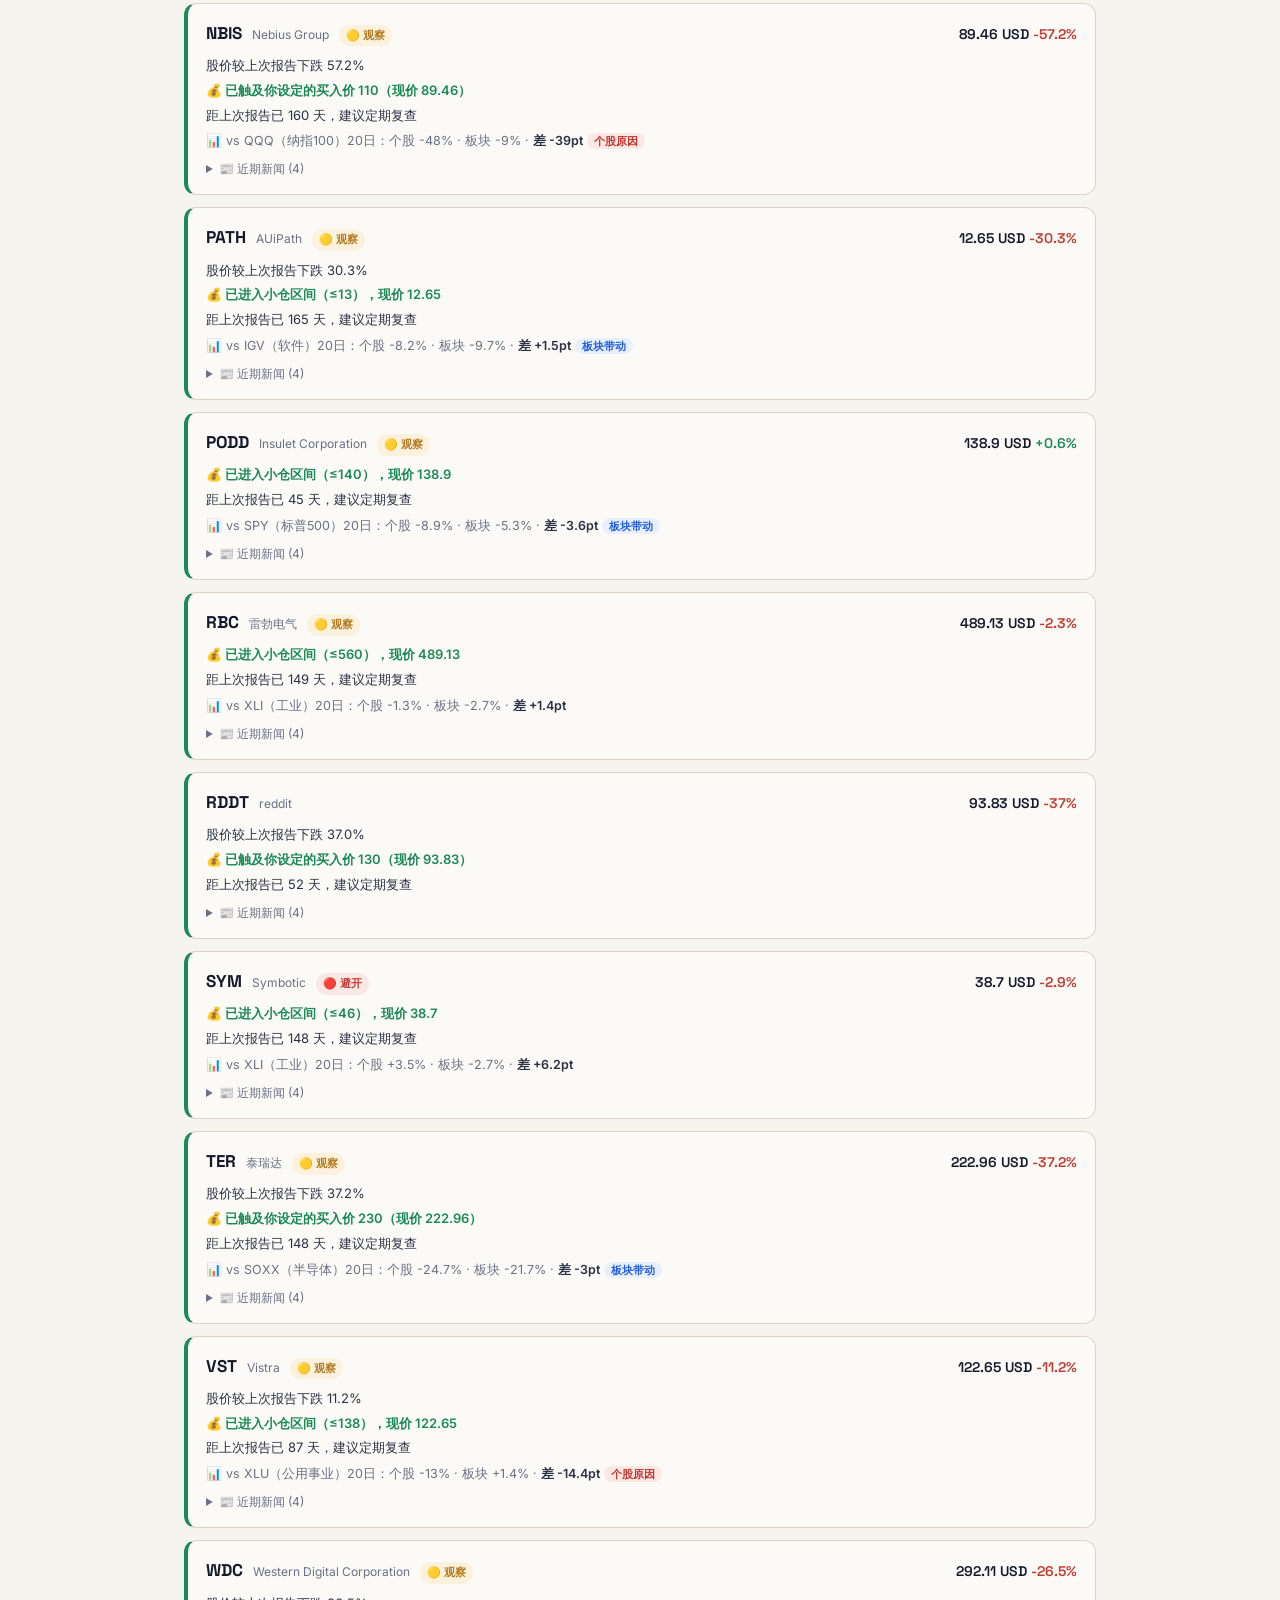
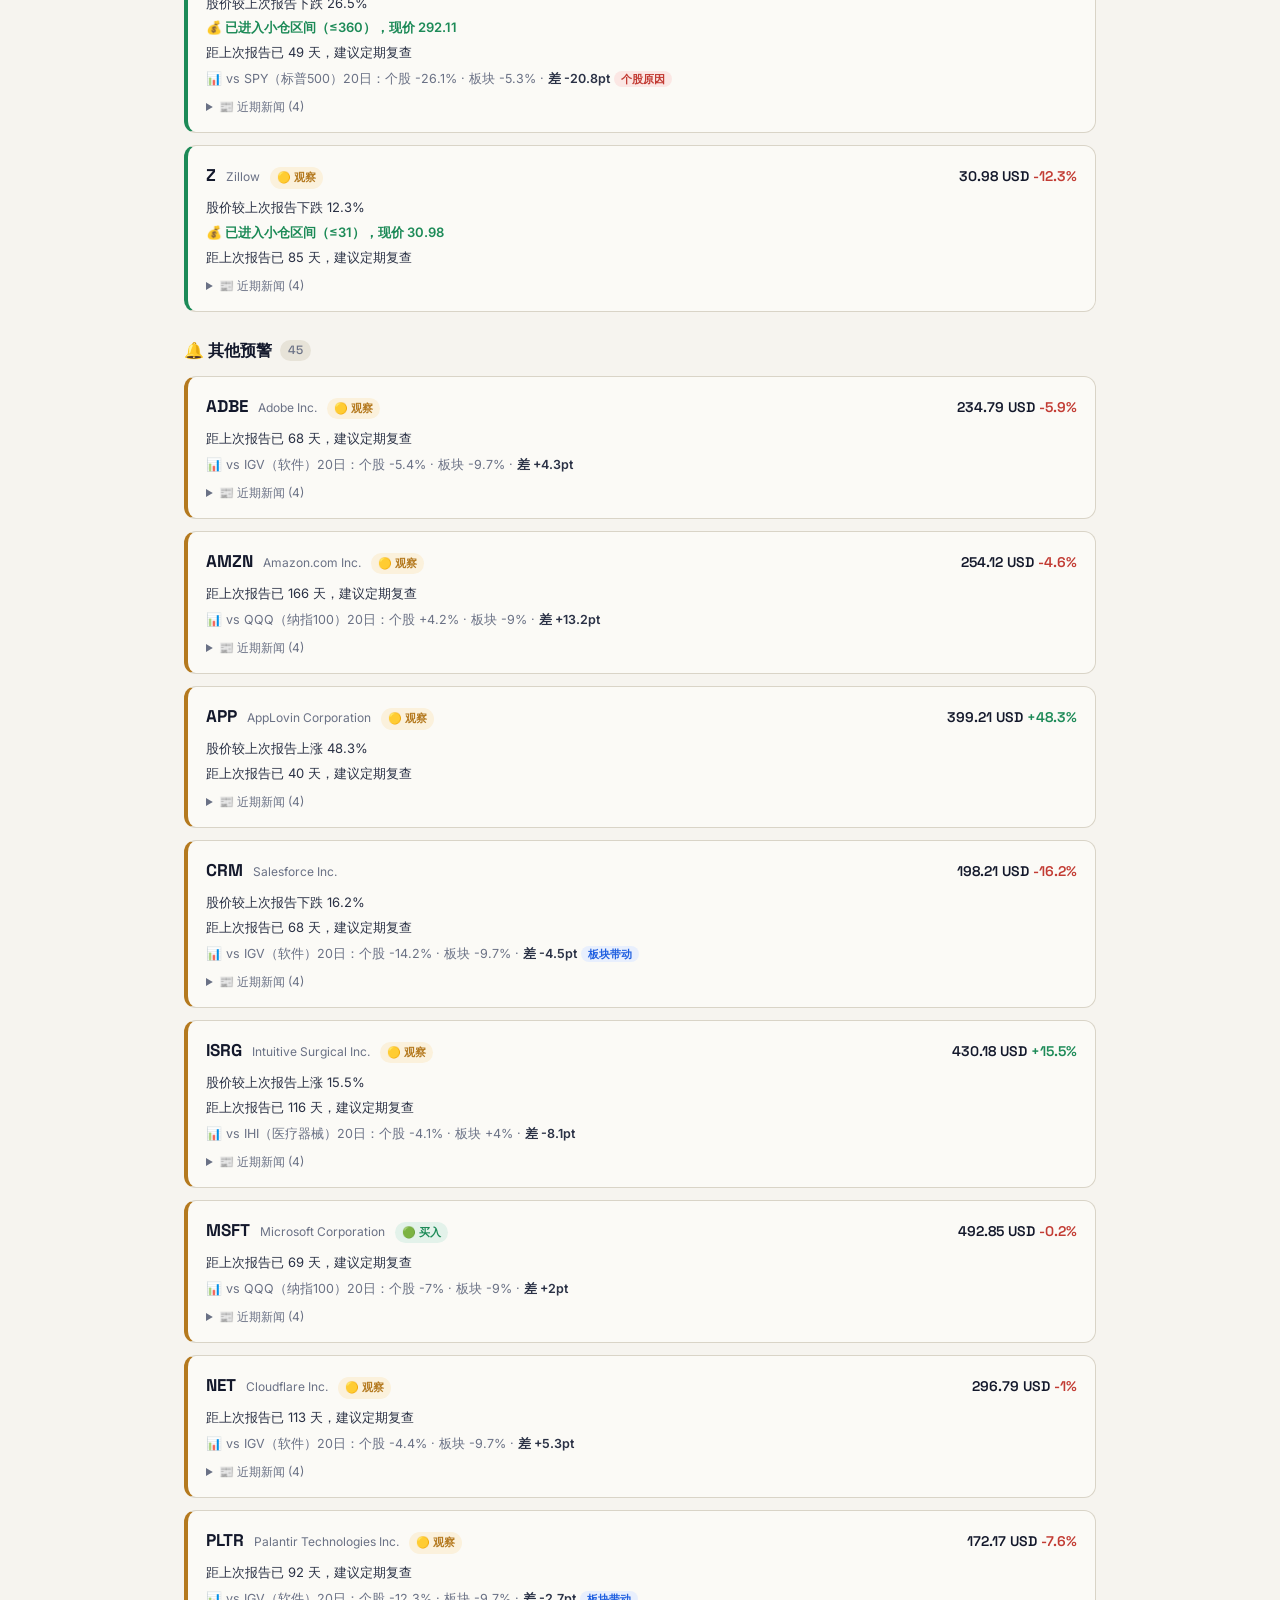
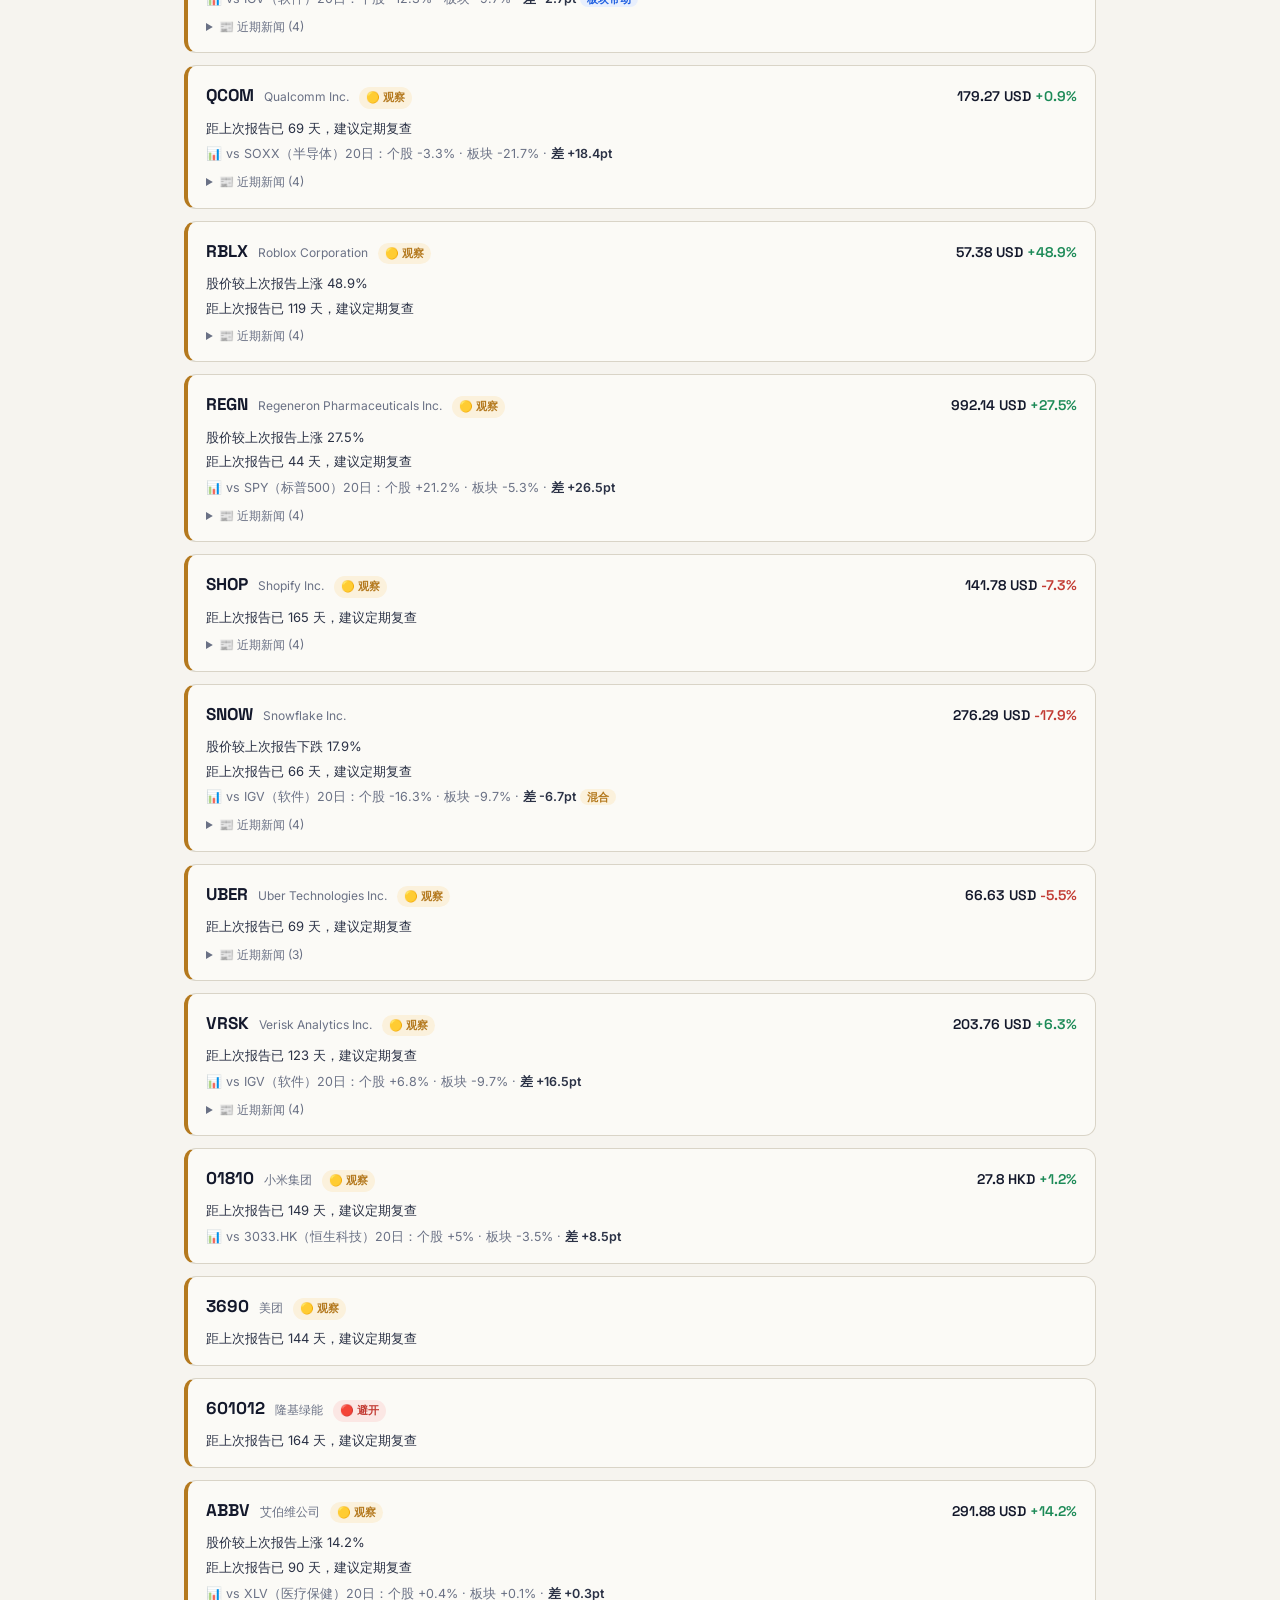
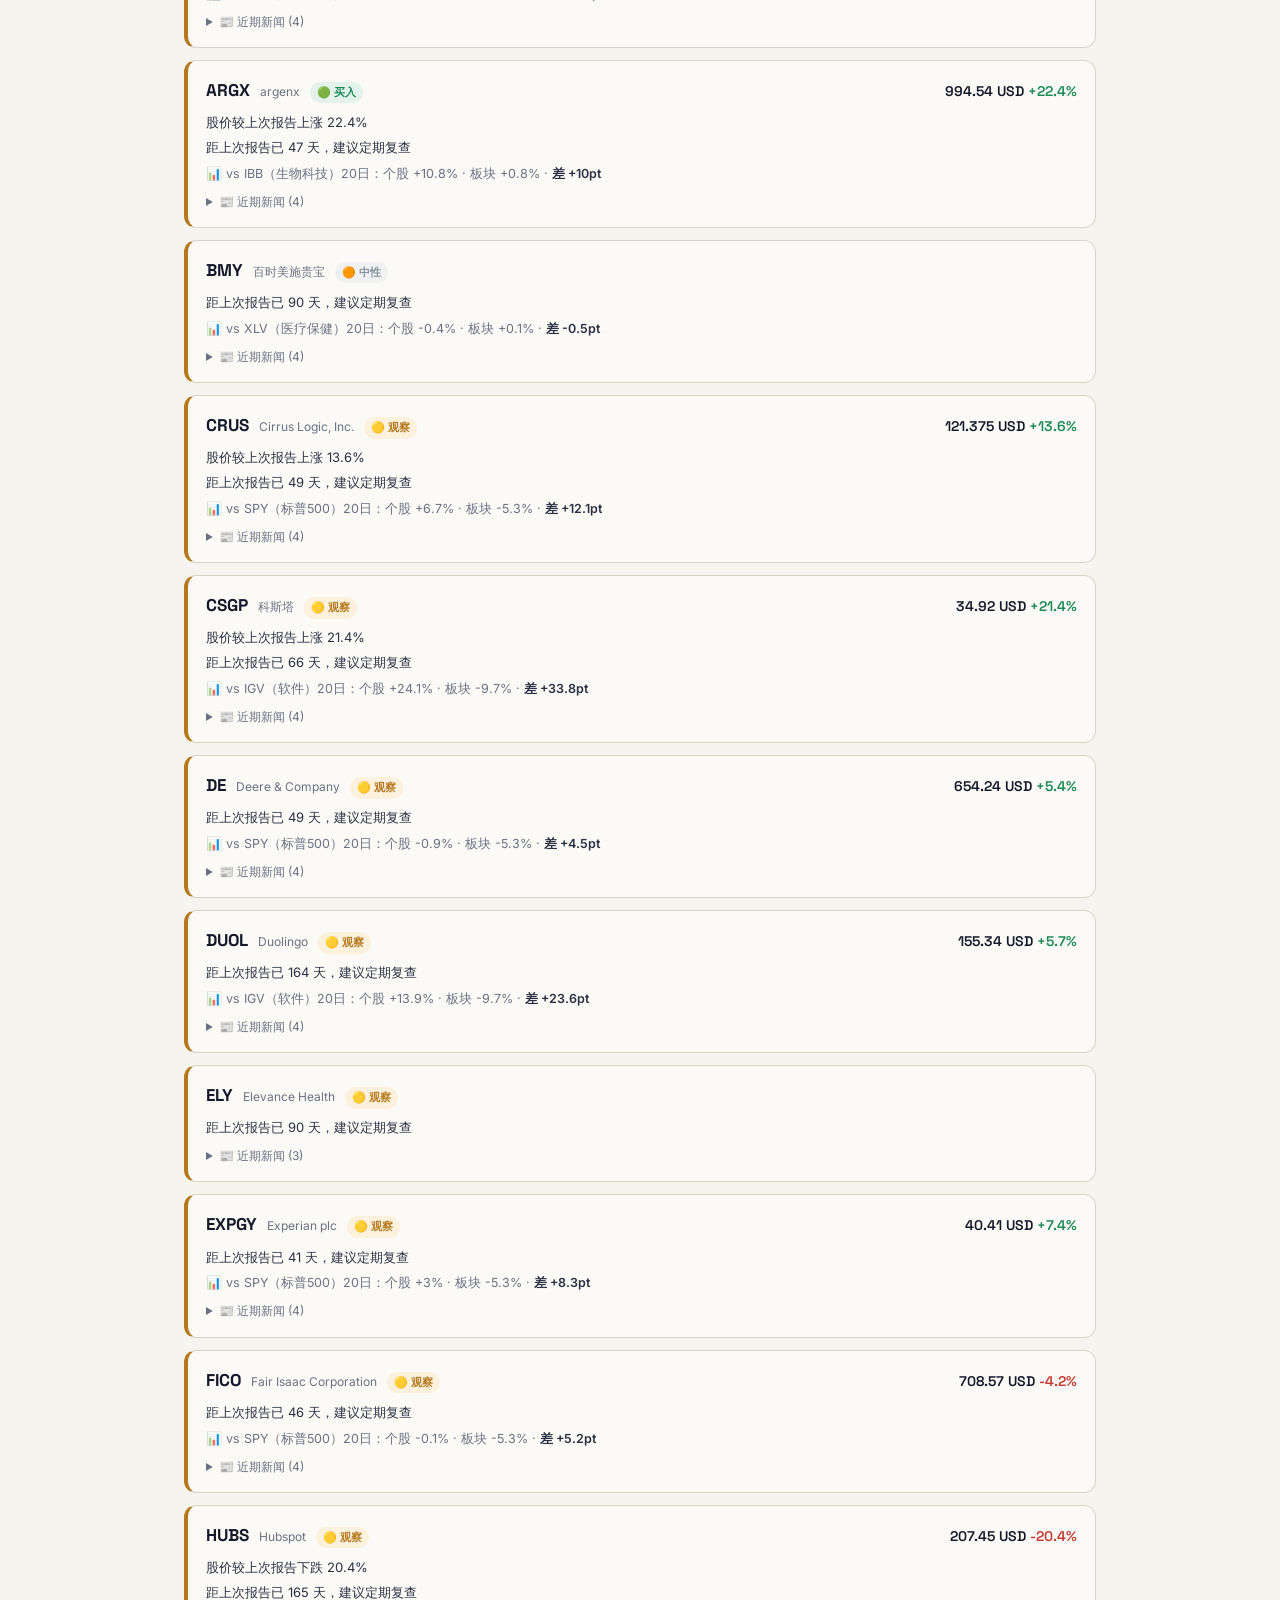
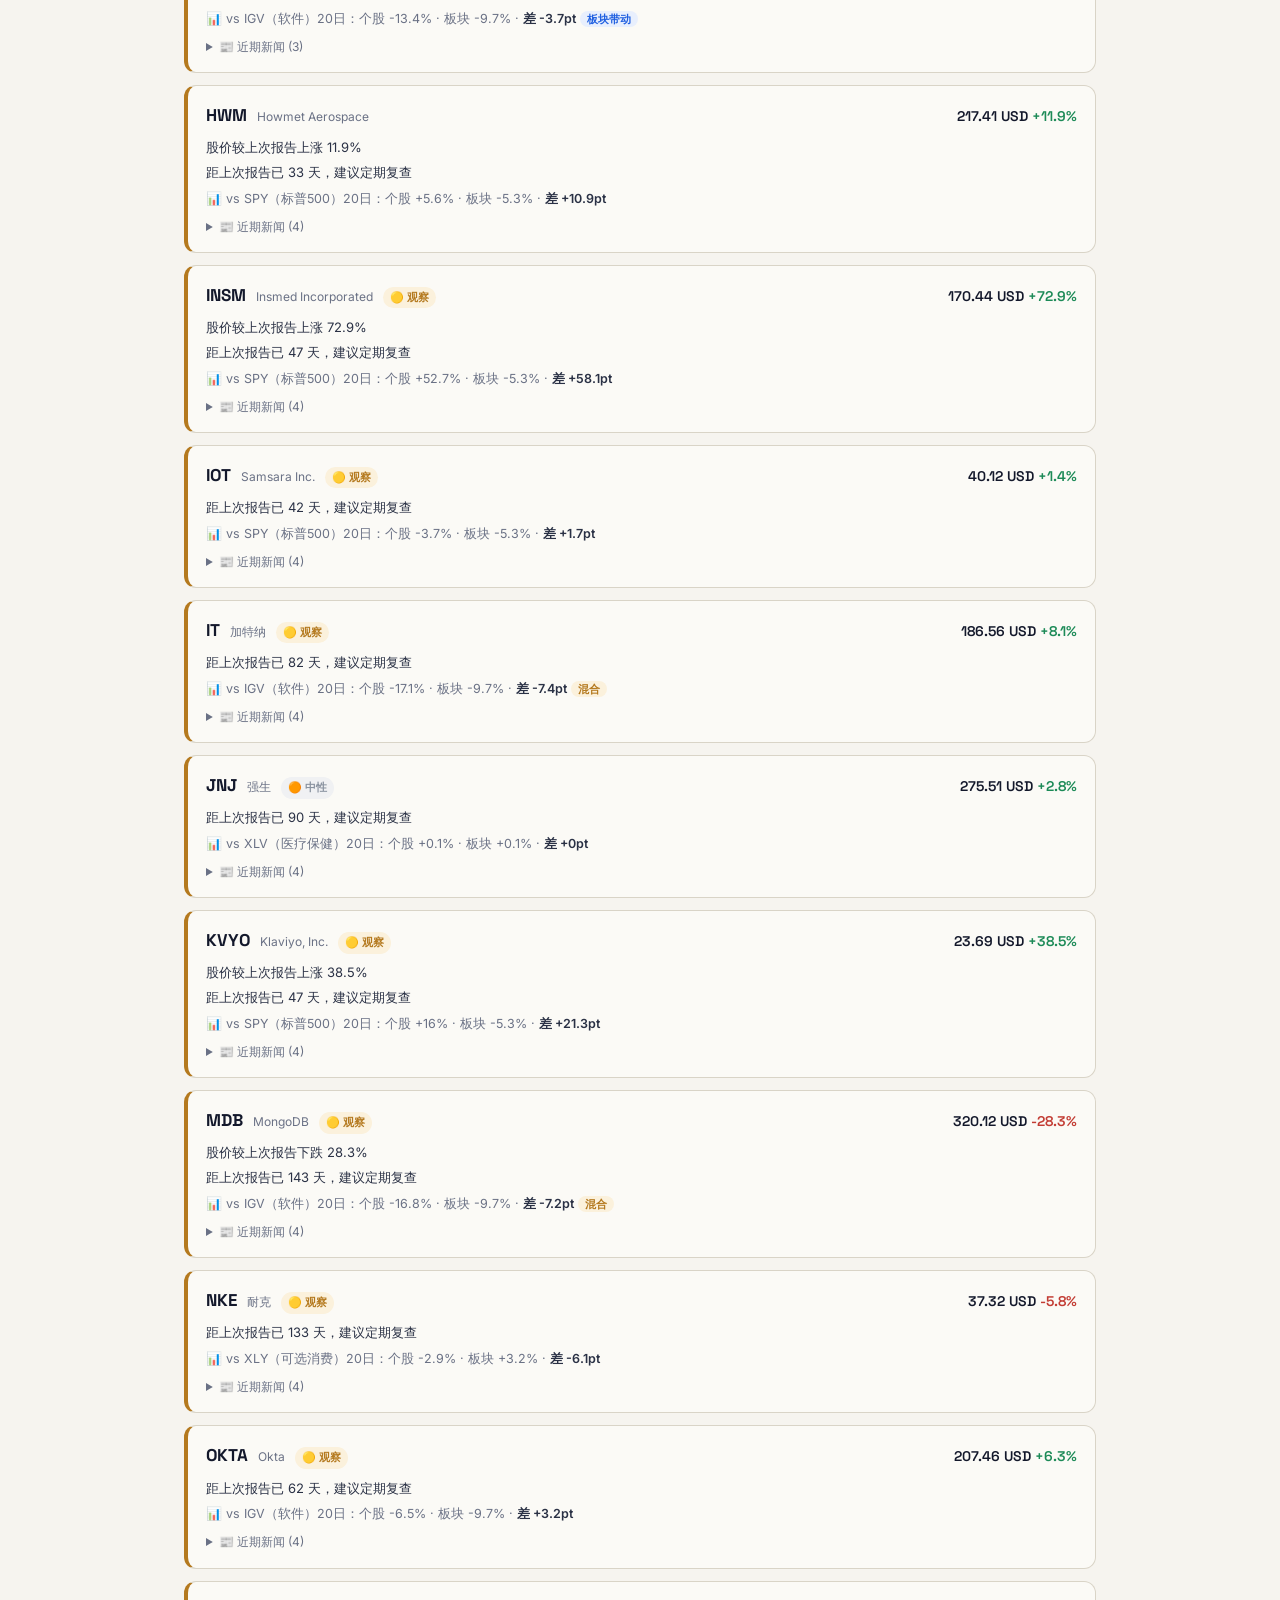
<file: brief.html>
<!DOCTYPE html>
<html lang="zh-CN">
<head>
<script src="js/static.js"></script>
<meta charset="UTF-8">
<meta name="viewport" content="width=device-width, initial-scale=1.0">
<title>今日简报 — StockLens</title>
<link rel="preconnect" href="https://fonts.googleapis.com">
<link href="https://fonts.googleapis.com/css2?family=Space+Grotesk:wght@400;500;600;700&family=Inter:wght@400;500;600&display=swap" rel="stylesheet">
<style>
:root{
  --paper:#F6F4EF;--paper-2:#FBFAF6;--ink:#13182B;--ink-soft:#2A3145;
  --line:#D9D4C7;--line-soft:#E7E3D8;--muted:#6A7185;
  --signal:#1F5FE0;--signal-soft:#E8EFFD;
  --bull:#1C8A57;--bull-soft:#E3F2EA;
  --bear:#C23B33;--bear-soft:#FBE7E4;
  --amber:#B4791E;--amber-soft:#FBF1DC;
  --neutral:#8A93A0;--neutral-soft:#F0F1F3;
}
*{box-sizing:border-box;margin:0;padding:0;}
body{background:var(--paper);color:var(--ink);font-family:"Inter","PingFang SC","Microsoft YaHei",sans-serif;line-height:1.6;min-height:100vh;}

.topbar{background:var(--ink);color:#EDEBE3;padding:0 28px;height:56px;display:flex;align-items:center;justify-content:space-between;position:sticky;top:0;z-index:100;}
.topbar .logo{font-family:"Space Grotesk";font-weight:700;font-size:18px;letter-spacing:-.01em;text-decoration:none;color:#EDEBE3;}
.topbar .logo span{color:#5FD49B;}
.btn{display:inline-flex;align-items:center;gap:6px;padding:8px 16px;border-radius:8px;font-size:13px;font-weight:600;cursor:pointer;border:none;font-family:inherit;transition:opacity .12s;text-decoration:none;}
.btn:hover{opacity:.85;}
.btn-primary{background:var(--signal);color:white;}
.btn-ghost{background:transparent;border:1px solid rgba(255,255,255,.28);color:#EDEBE3;}
.btn-sm{padding:5px 12px;font-size:12px;}
.btn:disabled{opacity:.5;cursor:default;}

.main{max-width:960px;margin:0 auto;padding:28px 24px 60px;}
.page-title{font-family:"Space Grotesk";font-size:24px;font-weight:700;}
.page-sub{font-size:13px;color:var(--muted);margin:4px 0 22px;}

.stat-row{display:grid;grid-template-columns:repeat(auto-fit,minmax(150px,1fr));gap:14px;margin-bottom:26px;}
.stat-card{background:var(--paper-2);border:1px solid var(--line);border-radius:12px;padding:16px 20px;}
.stat-card .k{font-size:12px;color:var(--muted);}
.stat-card .v{font-family:"Space Grotesk";font-size:26px;font-weight:700;margin-top:2px;}
.stat-card .v.warn{color:var(--amber);} .stat-card .v.buy{color:var(--bull);}

.section-title{font-family:"Space Grotesk";font-size:16px;font-weight:600;margin:26px 0 12px;display:flex;align-items:center;gap:8px;}
.section-title .cnt{font-size:12px;font-weight:500;color:var(--muted);background:var(--line-soft);padding:1px 8px;border-radius:20px;}

.card{background:var(--paper-2);border:1px solid var(--line);border-radius:12px;padding:16px 18px;margin-bottom:12px;}
.card.hl{border-left:4px solid var(--amber);}
.card.hl-buy{border-left:4px solid var(--bull);}
.row-head{display:flex;align-items:baseline;gap:10px;flex-wrap:wrap;}
.row-head .sym{font-family:"Space Grotesk";font-weight:700;font-size:17px;}
.row-head .sym a{color:inherit;text-decoration:none;}
.row-head .sym a:hover{color:var(--signal);}
.row-head .nm{font-size:12px;color:var(--muted);}
.row-head .px{font-family:"Space Grotesk";font-size:14px;font-weight:600;margin-left:auto;}
.px .chg-up{color:var(--bull);} .px .chg-down{color:var(--bear);}
.badge{font-size:11px;padding:2px 7px;border-radius:20px;font-weight:600;}
.badge-buy{background:var(--bull-soft);color:var(--bull);}
.badge-watch{background:var(--amber-soft);color:var(--amber);}
.badge-neutral{background:var(--neutral-soft);color:var(--neutral);}
.badge-avoid{background:var(--bear-soft);color:var(--bear);}
.reasons{margin-top:8px;display:flex;flex-direction:column;gap:4px;}
.reason{font-size:13px;color:var(--ink-soft);}
.reason.money{color:var(--bull);font-weight:600;}
.news{margin-top:10px;border-top:1px dashed var(--line-soft);padding-top:8px;}
.news-item{font-size:13px;margin:4px 0;color:var(--ink-soft);}
.news-item a{color:var(--ink-soft);text-decoration:none;}
.news-item a:hover{color:var(--signal);}
.news-item .src{font-size:11px;color:var(--muted);margin-left:6px;}
.empty{text-align:center;padding:60px 20px;color:var(--muted);}
.empty .icon{font-size:44px;margin-bottom:10px;}
.quiet-list{display:flex;flex-wrap:wrap;gap:8px;}
.quiet-chip{font-family:"Space Grotesk";font-size:13px;font-weight:600;background:var(--paper-2);border:1px solid var(--line);border-radius:20px;padding:4px 12px;text-decoration:none;color:var(--ink);}
.quiet-chip:hover{border-color:var(--signal);color:var(--signal);}
.toast{position:fixed;bottom:28px;right:28px;background:var(--ink);color:white;padding:12px 20px;border-radius:10px;font-size:14px;z-index:999;opacity:0;transition:opacity .2s;pointer-events:none;}
.toast.show{opacity:1;}
details.news-box summary{cursor:pointer;font-size:12px;color:var(--muted);margin-top:8px;user-select:none;}
.rs-line{font-size:12.5px;color:var(--muted);margin-top:6px;}
.rs-line b{color:var(--ink-soft);font-weight:600;}
.tag{font-size:11px;padding:1px 7px;border-radius:20px;font-weight:600;white-space:nowrap;}
.tag-stock{background:var(--bear-soft);color:var(--bear);}
.tag-sector{background:var(--signal-soft);color:var(--signal);}
.tag-mixed{background:var(--amber-soft);color:var(--amber);}
.rs-wrap{overflow-x:auto;background:var(--paper-2);border:1px solid var(--line);border-radius:12px;}
.rs-table{width:100%;border-collapse:collapse;font-size:13px;}
.rs-table th,.rs-table td{padding:7px 10px;text-align:right;border-bottom:1px solid var(--line-soft);white-space:nowrap;}
.rs-table th{font-size:11.5px;color:var(--muted);font-weight:600;background:var(--paper);}
.rs-table th:first-child,.rs-table td:first-child,.rs-table th:nth-child(2),.rs-table td:nth-child(2),.rs-table td:last-child,.rs-table th:last-child{text-align:left;}
.rs-table td.sym{font-family:"Space Grotesk";font-weight:700;}
.rs-table td.sym a{color:inherit;text-decoration:none;}
.rs-table .up{color:var(--bull);} .rs-table .down{color:var(--bear);}
.rs-table tr:last-child td{border-bottom:none;}
.rs-note{font-size:12px;color:var(--muted);margin:6px 2px 0;}
</style>
<style>html.static button{display:none!important}</style>
</head>
<body>

<div class="topbar">
  <a class="logo" href="./">Stock<span>Lens</span></a>
  <button class="btn btn-ghost btn-sm" id="refreshBtn" onclick="runBrief()">🔄 重新生成简报</button>
</div>

<div class="main">
  <div class="page-title">📋 今日简报</div>
  <div class="page-sub" id="metaLine">加载中…</div>
  <div class="stat-row" id="statRow"></div>
  <div id="content"><div class="empty"><div class="icon">⏳</div><p>加载中…</p></div></div>
</div>

<div class="toast" id="toast"></div>

<script>
let pollTimer = null;
let lastGeneratedAt = null;

function esc(s){ const d=document.createElement('div'); d.textContent=s==null?'':String(s); return d.innerHTML; }

async function load() {
  const b = await fetch('/api/brief').then(r => r.json());
  if (b.running) {
    document.getElementById('metaLine').textContent = '简报生成中，请稍候…（约1-2分钟）';
    startPoll();
  }
  if (!b.exists) {
    if (!b.running) {
      document.getElementById('content').innerHTML =
        '<div class="empty"><div class="icon">📭</div><p>还没有简报。点击右上角「重新生成简报」立即生成；<br>之后每天早上 8 点会自动生成。</p></div>';
      document.getElementById('metaLine').textContent = '尚未生成';
    }
    return;
  }
  lastGeneratedAt = b.generated_at;
  render(b);
}

function render(b) {
  document.getElementById('metaLine').textContent =
    `${b.date} · 生成于 ${b.generated_at}（耗时 ${b.duration_s}s）· 每天 08:00 自动更新，数据源：雅虎财经（免费）`;

  document.getElementById('statRow').innerHTML = `
    <div class="stat-card"><div class="k">监控股票</div><div class="v">${b.stats.total}</div></div>
    <div class="stat-card"><div class="k">🔔 预警</div><div class="v warn">${b.stats.stale}</div></div>
    <div class="stat-card"><div class="k">💰 买点触发</div><div class="v buy">${b.stats.buy_triggers}</div></div>` +
    (b.stats.stock_drops != null ? `<div class="stat-card"><div class="k">🔍 个股原因下跌</div><div class="v warn">${b.stats.stock_drops}</div></div>` : '');

  const isBuy = i => (i.scan && i.scan.reasons || []).some(r => r.includes('💰'));
  const alerts = b.items.filter(i => i.scan && i.scan.status === 'stale');
  const buys = alerts.filter(isBuy);
  const others = alerts.filter(i => !isBuy(i));
  const quiet = b.items.filter(i => !i.scan || i.scan.status !== 'stale');

  let html = '';
  if (buys.length) html += `<div class="section-title">💰 买点触发 <span class="cnt">${buys.length}</span></div>` + buys.map(i => card(i, 'hl-buy')).join('');
  if (others.length) html += `<div class="section-title">🔔 其他预警 <span class="cnt">${others.length}</span></div>` + others.map(i => card(i, 'hl')).join('');
  html += rsTable(b.items);
  if (quiet.length) html += `<div class="section-title">😴 无异动 <span class="cnt">${quiet.length}</span></div><div class="quiet-list">` +
    quiet.map(i => `<a class="quiet-chip" href="./#s-${esc(i.symbol)}" title="${esc((i.scan&&i.scan.current_price)||'')}">${esc(i.symbol)}</a>`).join('') + '</div>';
  if (!alerts.length && !quiet.length) html = '<div class="empty"><div class="icon">📭</div><p>没有监控中的股票</p></div>';

  document.getElementById('content').innerHTML = html;
}

// ── 相对强弱：个股 vs 板块 ETF ──
const RS_TAG = { stock: ['tag-stock', '个股原因'], sector: ['tag-sector', '板块带动'], mixed: ['tag-mixed', '混合'] };
function pct(x) { return x == null ? '—' : `<span class="${x >= 0 ? 'up' : 'down'}">${x >= 0 ? '+' : ''}${x}%</span>`; }
function pt(x) { return x == null ? '—' : `<span class="${x >= 0 ? 'up' : 'down'}">${x >= 0 ? '+' : ''}${x}pt</span>`; }
function rsTag(v) { return v ? `<span class="tag ${RS_TAG[v.type][0]}" title="${esc(v.label)}">${RS_TAG[v.type][1]}</span>` : ''; }

function rsLine(rs) {
  if (!rs) return '';
  const w = rs.d20 || rs.d5, span = rs.d20 ? '20日' : '5日';
  return `<div class="rs-line">📊 vs ${esc(rs.etf)}（${esc(rs.etf_name)}）${span}：个股 ${pct(w.stock)} · 板块 ${pct(w.etf)} · <b>差 ${pt(w.gap)}</b> ${rsTag(rs.verdict)}</div>`;
}

function rsTable(items) {
  const rows = items.filter(i => i.rs);
  if (!rows.length) return '';
  // 落后板块最多的排最前（最值得查原因）
  const key = i => (i.rs.d20 || i.rs.d5).gap;
  rows.sort((a, b) => key(a) - key(b));
  const tr = rows.map(i => {
    const r = i.rs, a = r.d5 || {}, m = r.d20 || {};
    return `<tr><td class="sym"><a href="./#s-${esc(i.symbol)}">${esc(i.symbol)}</a></td><td>${esc(r.etf)} <span style="color:var(--muted)">${esc(r.etf_name)}</span></td>
      <td>${pct(a.stock)}</td><td>${pct(a.etf)}</td><td>${pt(a.gap)}</td>
      <td>${pct(m.stock)}</td><td>${pct(m.etf)}</td><td>${pt(m.gap)}</td><td>${rsTag(r.verdict)}</td></tr>`;
  }).join('');
  const flagged = rows.filter(i => i.rs.verdict).length;
  return `<div class="section-title">📊 相对强弱 · 个股 vs 板块 ETF <span class="cnt">${flagged} 只明显下跌</span></div>
    <div class="rs-wrap"><table class="rs-table">
      <thead><tr><th>股票</th><th>对标</th><th>5日 个股</th><th>板块</th><th>差</th><th>20日 个股</th><th>板块</th><th>差</th><th>判断</th></tr></thead>
      <tbody>${tr}</tbody></table></div>
    <p class="rs-note">只对明显下跌打标签（20日 ≤−8% 或 5日 ≤−5%）：与板块差距 5pt 以内 = 板块带动；落后 10pt 以上 = 个股原因，需要查新闻和盈利预测。按 20 日差距排序，最落后的在最上面。</p>`;
}

function card(i, cls) {
  const s = i.scan || {};
  const ratingBadge = ({
    buy:'<span class="badge badge-buy">🟢 买入</span>', watch:'<span class="badge badge-watch">🟡 观察</span>',
    neutral:'<span class="badge badge-neutral">🟠 中性</span>', avoid:'<span class="badge badge-avoid">🔴 避开</span>',
  })[i.rating] || '';
  const chg = s.change_pct != null
    ? `<span class="${s.change_pct >= 0 ? 'chg-up' : 'chg-down'}">${s.change_pct >= 0 ? '+' : ''}${s.change_pct}%</span>` : '';
  const px = s.current_price != null ? `<span class="px">${s.current_price} ${esc(s.currency||'')} ${chg}</span>` : '';
  const reasons = (s.reasons || []).map(r =>
    `<div class="reason ${r.includes('💰') ? 'money' : ''}">${esc(r)}</div>`).join('');
  const news = (i.news || []).map(n =>
    `<div class="news-item">· <a href="${esc(n.link)}" target="_blank" rel="noopener">${esc(n.title)}</a><span class="src">${esc(n.publisher||'')} ${n.published_at ? esc(n.published_at.slice(5,16)) : ''}</span></div>`).join('');

  return `<div class="card ${cls}">
    <div class="row-head">
      <span class="sym"><a href="./#s-${esc(i.symbol)}">${esc(i.symbol)}</a></span>
      <span class="nm">${esc(i.name)}</span>
      ${ratingBadge}
      ${px}
    </div>
    <div class="reasons">${reasons}</div>
    ${rsLine(i.rs)}
    ${news ? `<details class="news-box"><summary>📰 近期新闻 (${(i.news||[]).length})</summary><div class="news">${news}</div></details>` : ''}
  </div>`;
}

async function runBrief() {
  const btn = document.getElementById('refreshBtn');
  const res = await fetch('/api/brief/run', { method: 'POST' }).then(r => r.json());
  if (res.started || res.running) {
    btn.disabled = true;
    btn.textContent = '⏳ 生成中…';
    showToast('简报生成中，约1-2分钟');
    startPoll();
  }
}

function startPoll() {
  if (pollTimer) return;
  pollTimer = setInterval(async () => {
    const b = await fetch('/api/brief').then(r => r.json());
    if (!b.running && b.exists && b.generated_at !== lastGeneratedAt) {
      clearInterval(pollTimer); pollTimer = null;
      lastGeneratedAt = b.generated_at;
      const btn = document.getElementById('refreshBtn');
      btn.disabled = false; btn.textContent = '🔄 重新生成简报';
      render(b);
      showToast('✅ 简报已更新');
    }
  }, 5000);
}

function showToast(msg) {
  const t = document.getElementById('toast');
  t.textContent = msg;
  t.classList.add('show');
  setTimeout(() => t.classList.remove('show'), 2500);
}

load();
</script>
</body>
</html>
</file>
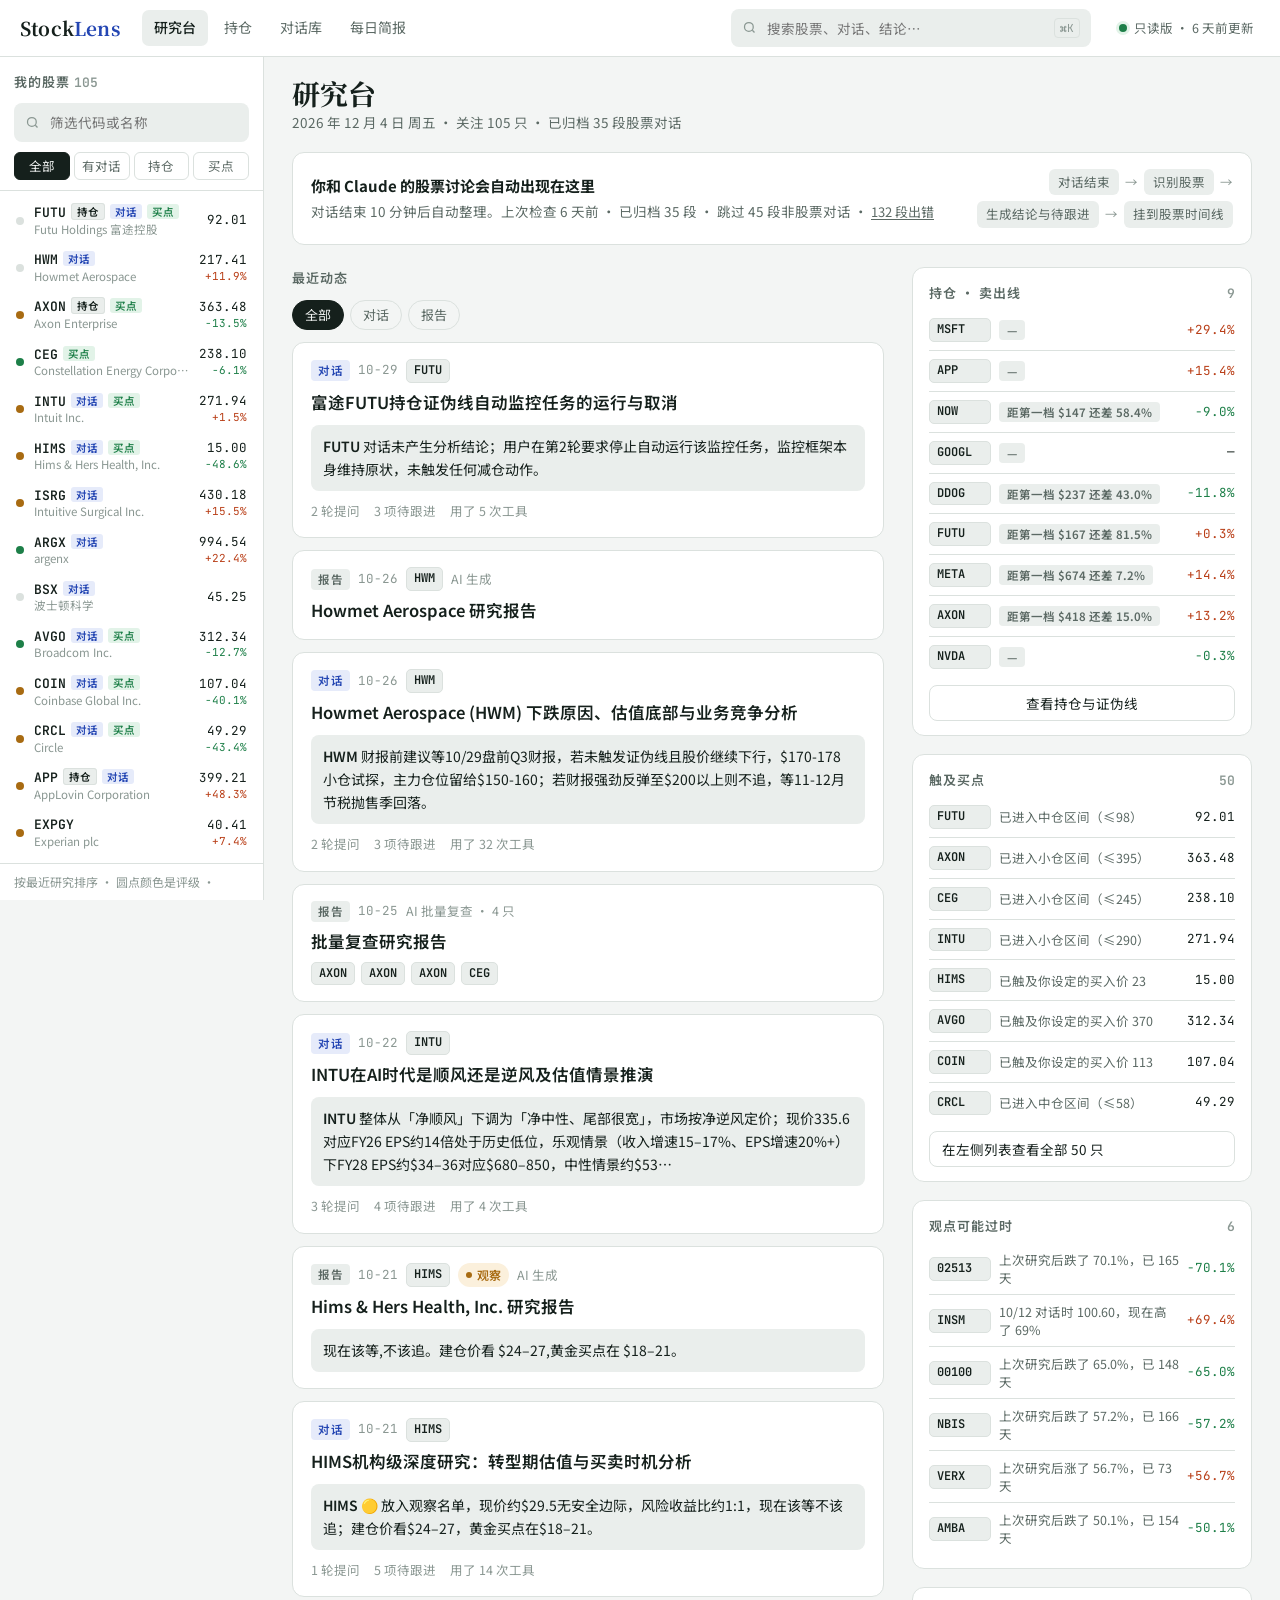
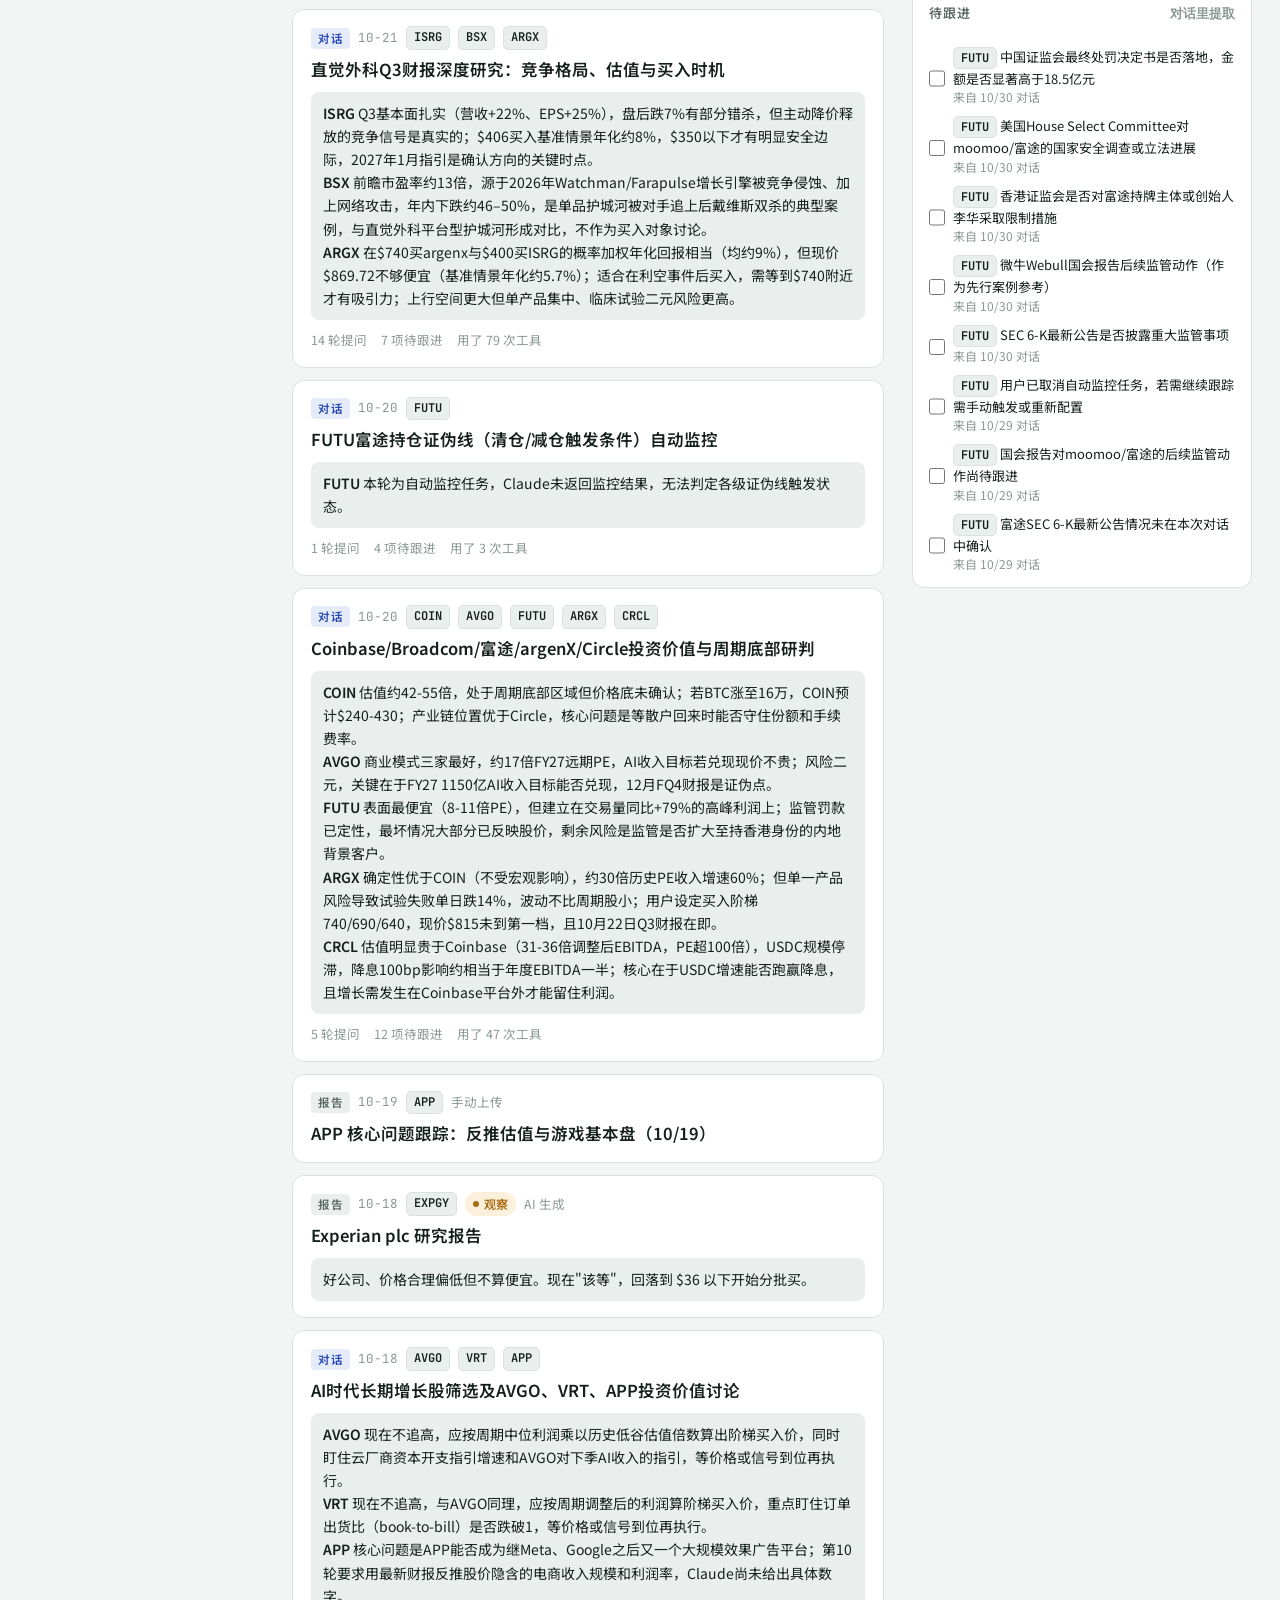
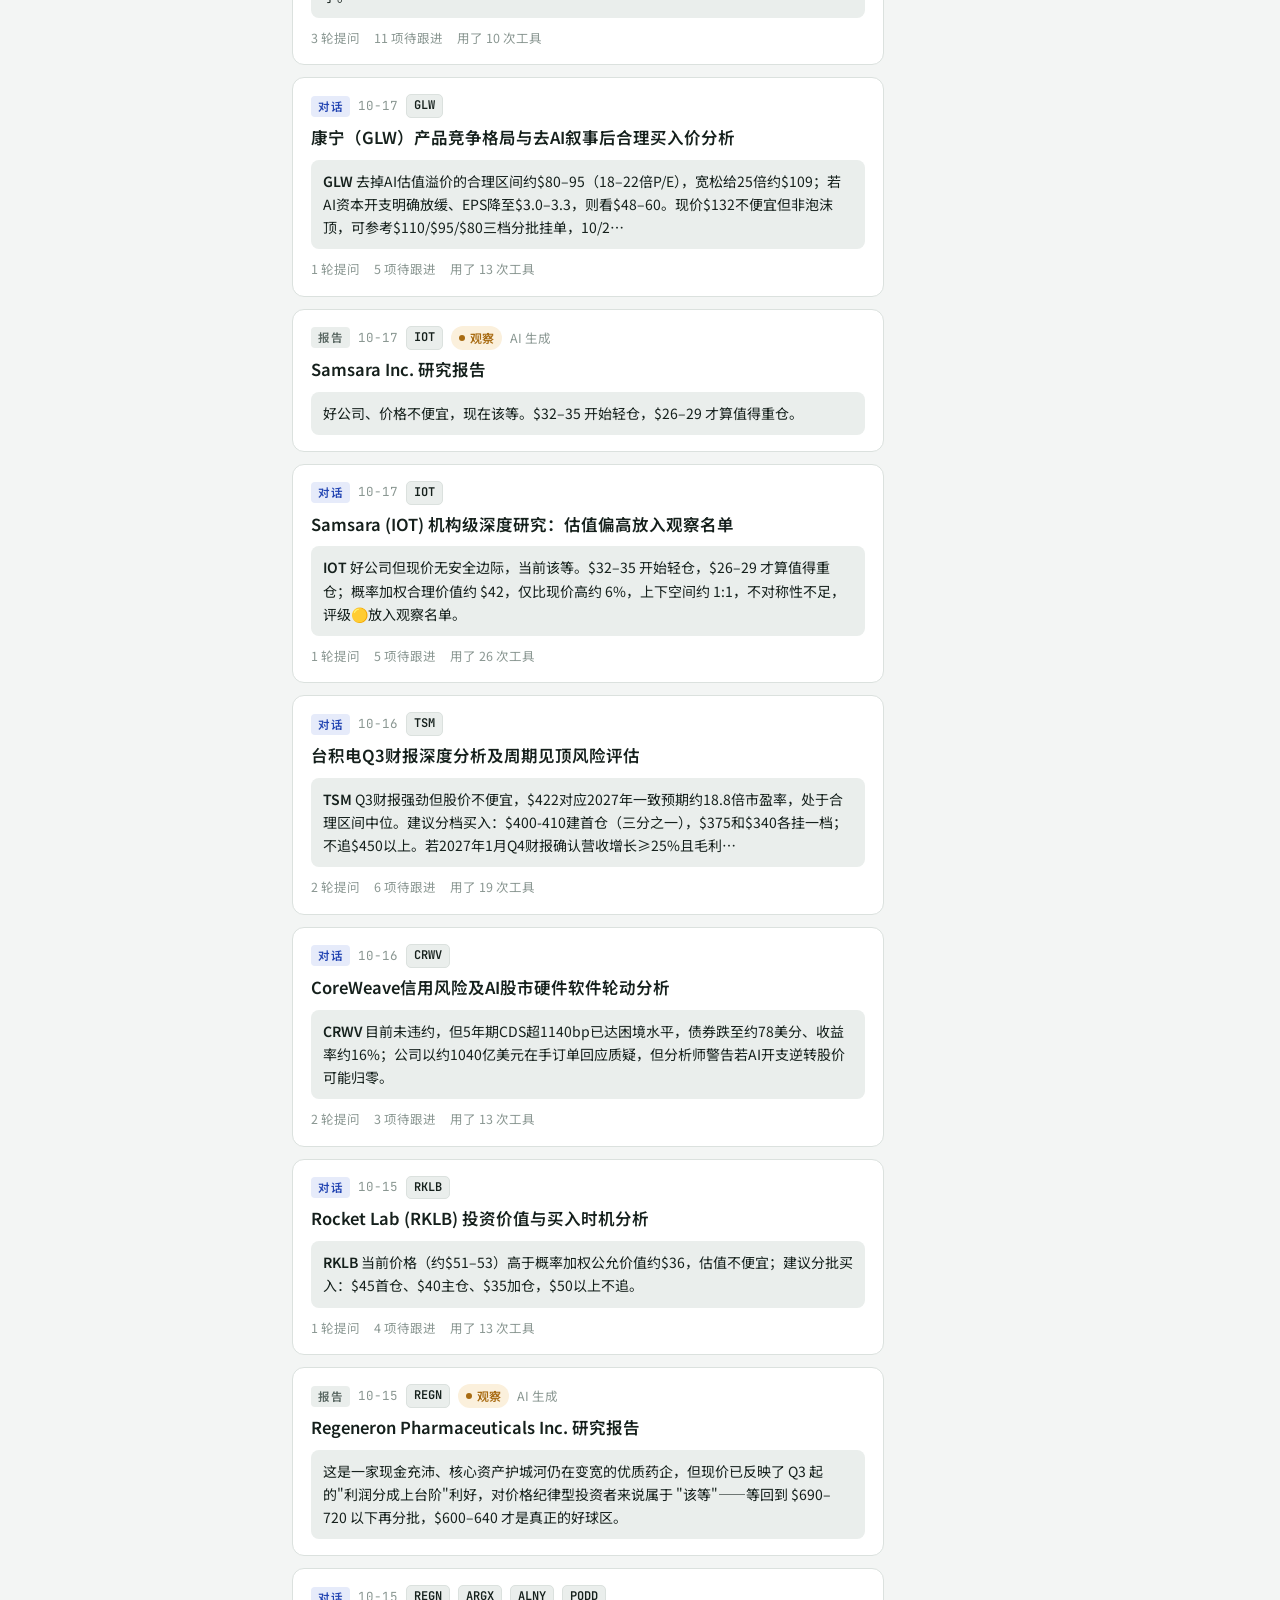
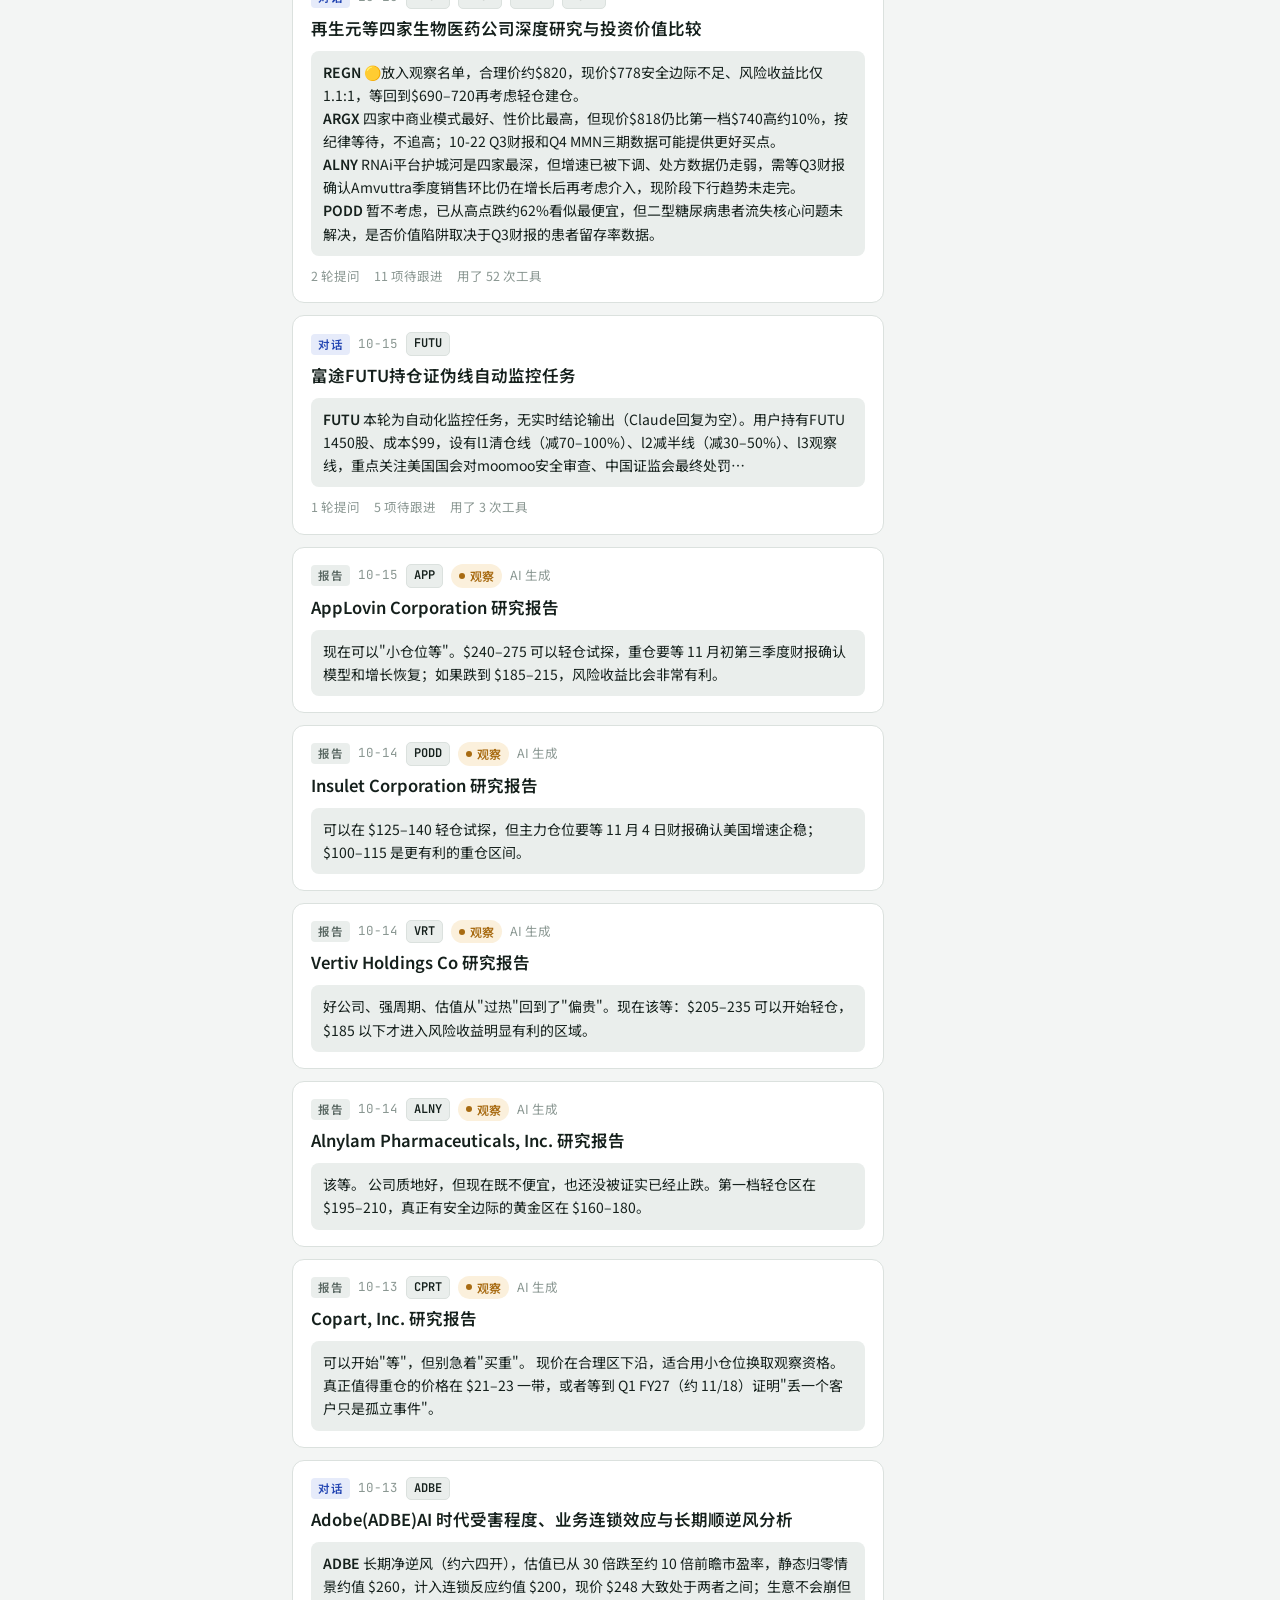
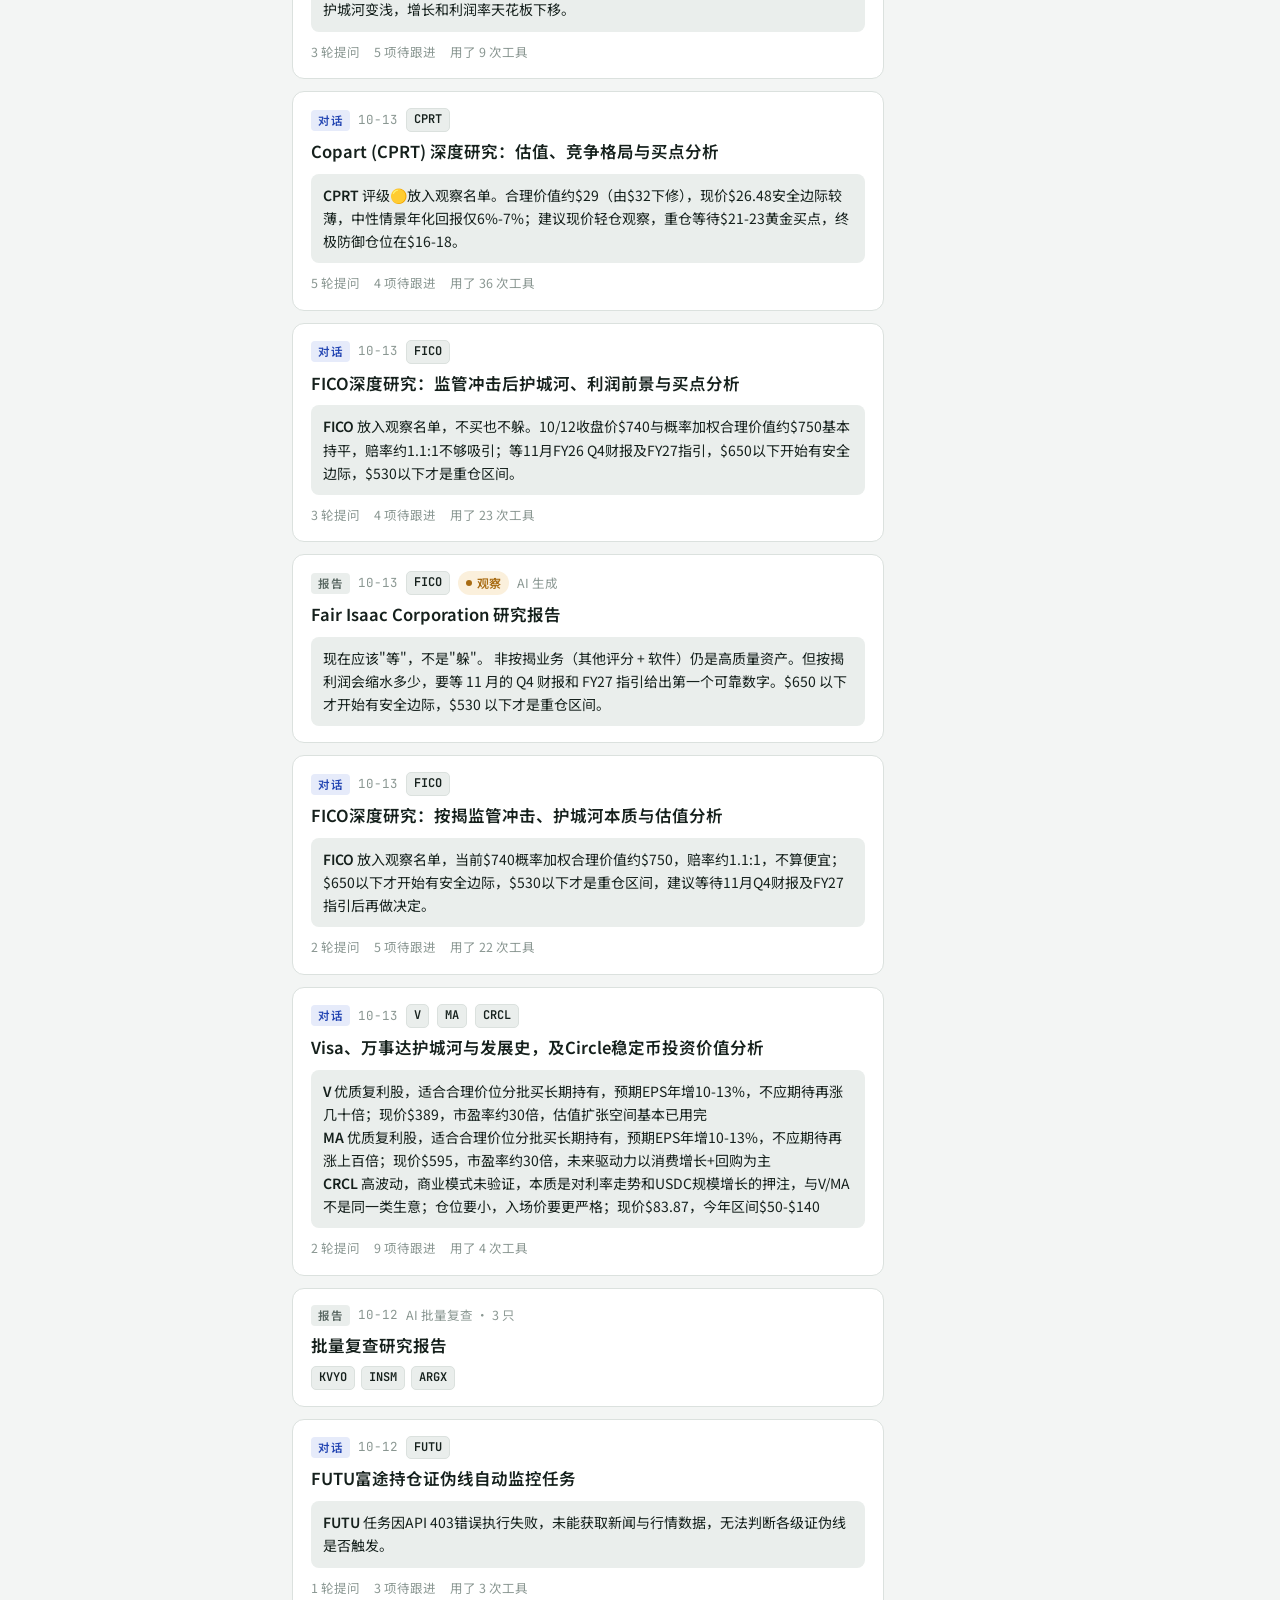
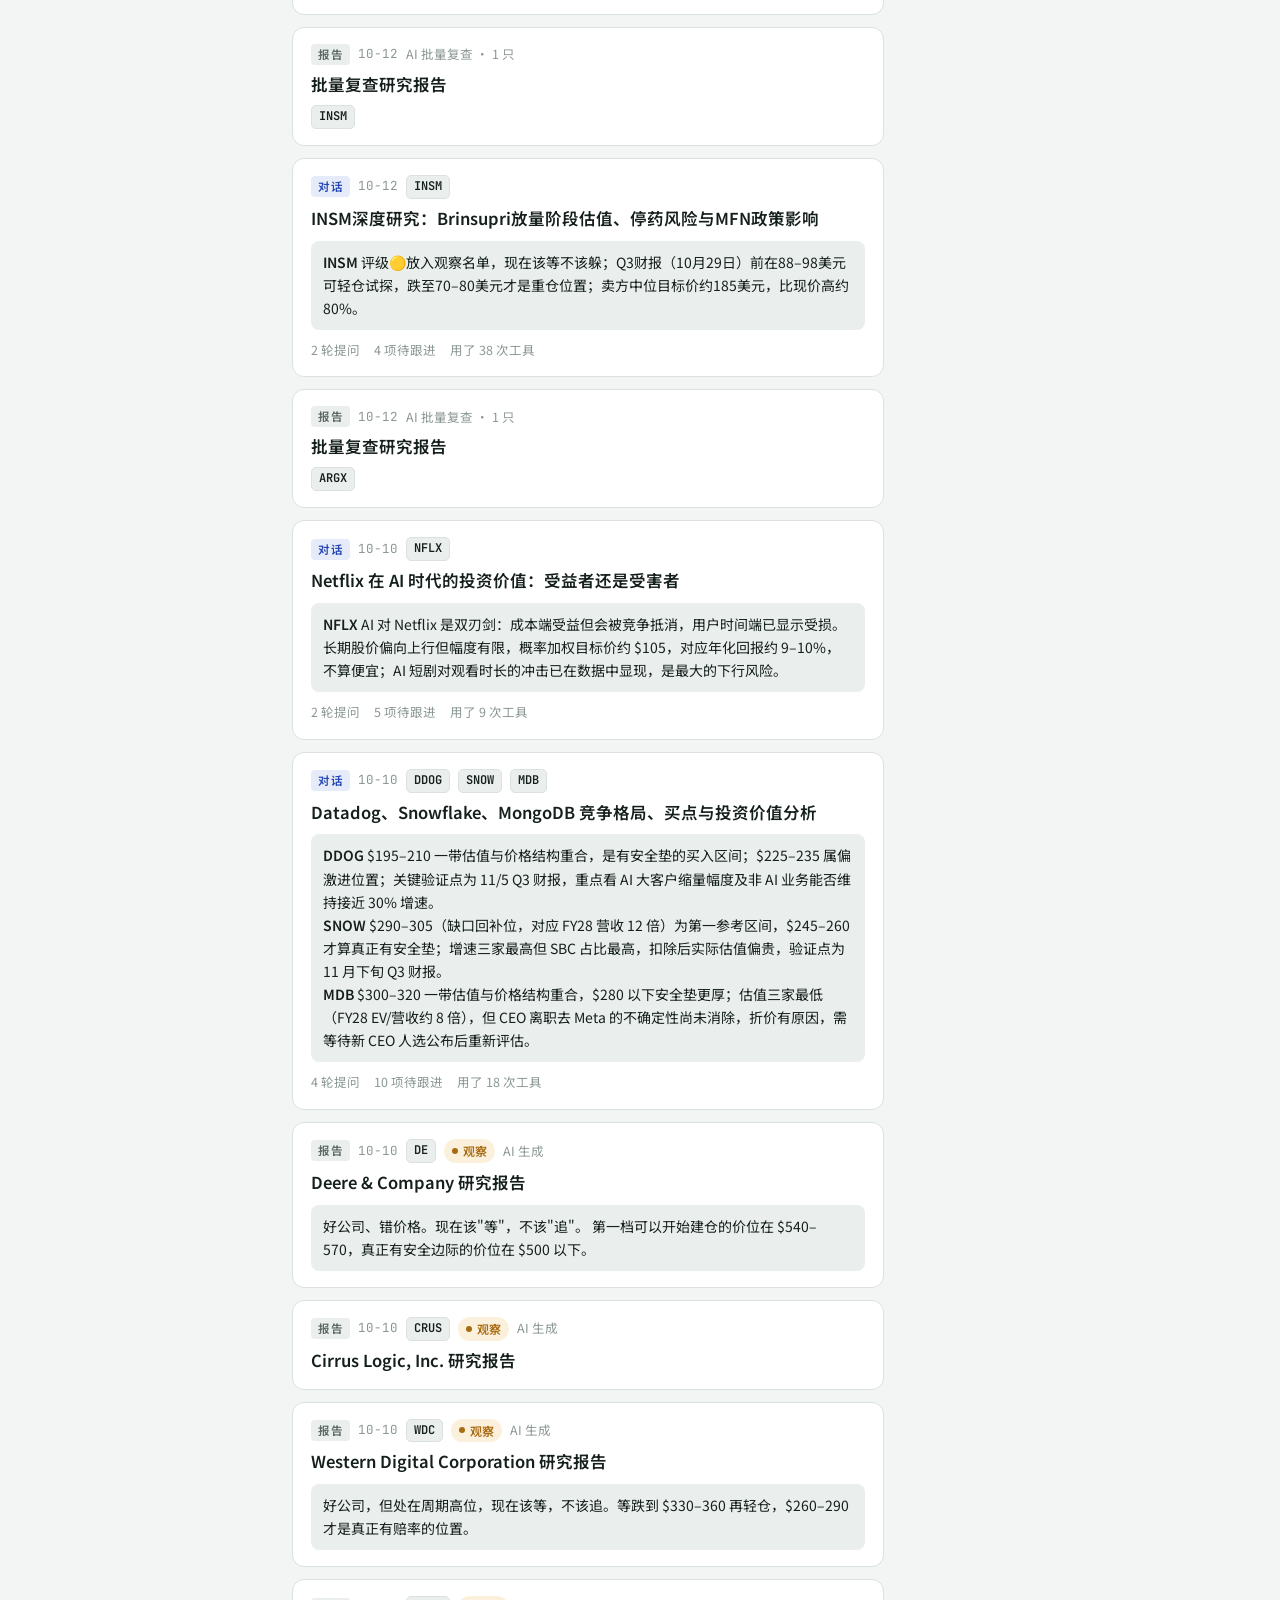
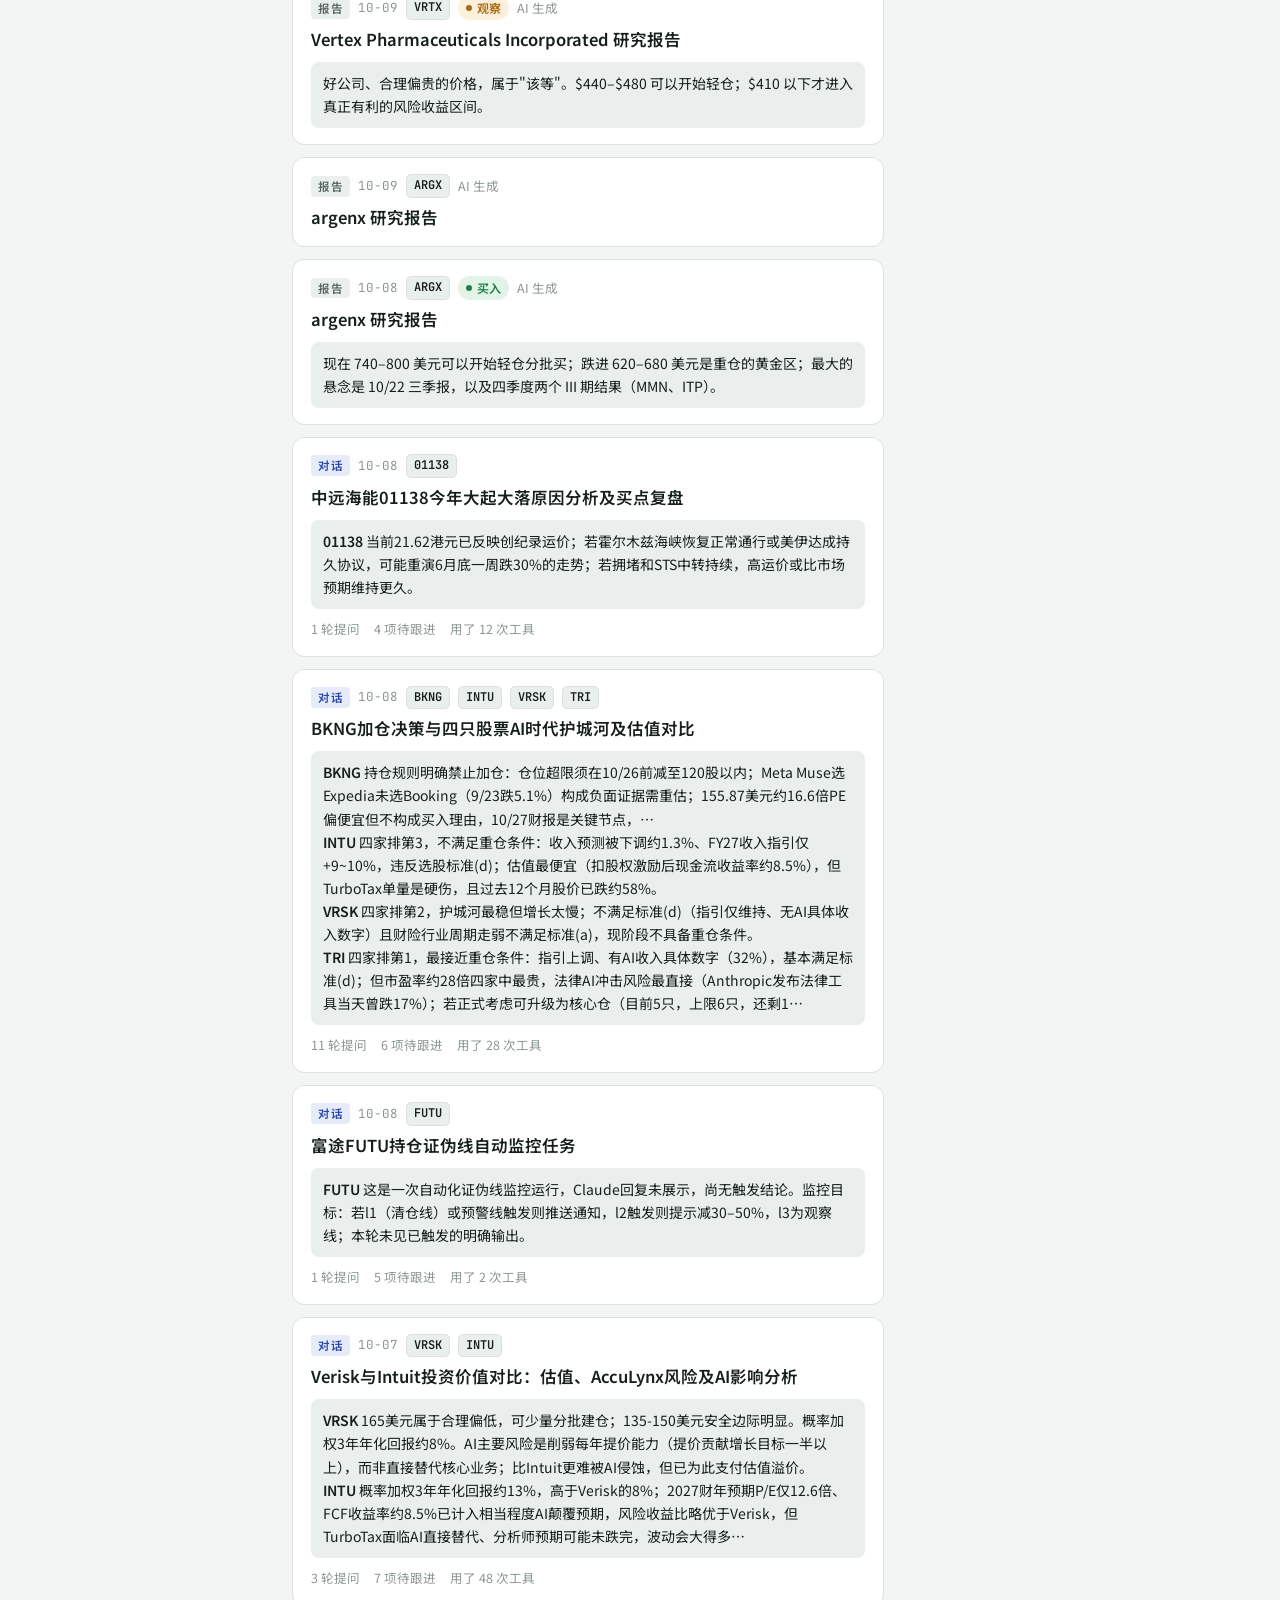
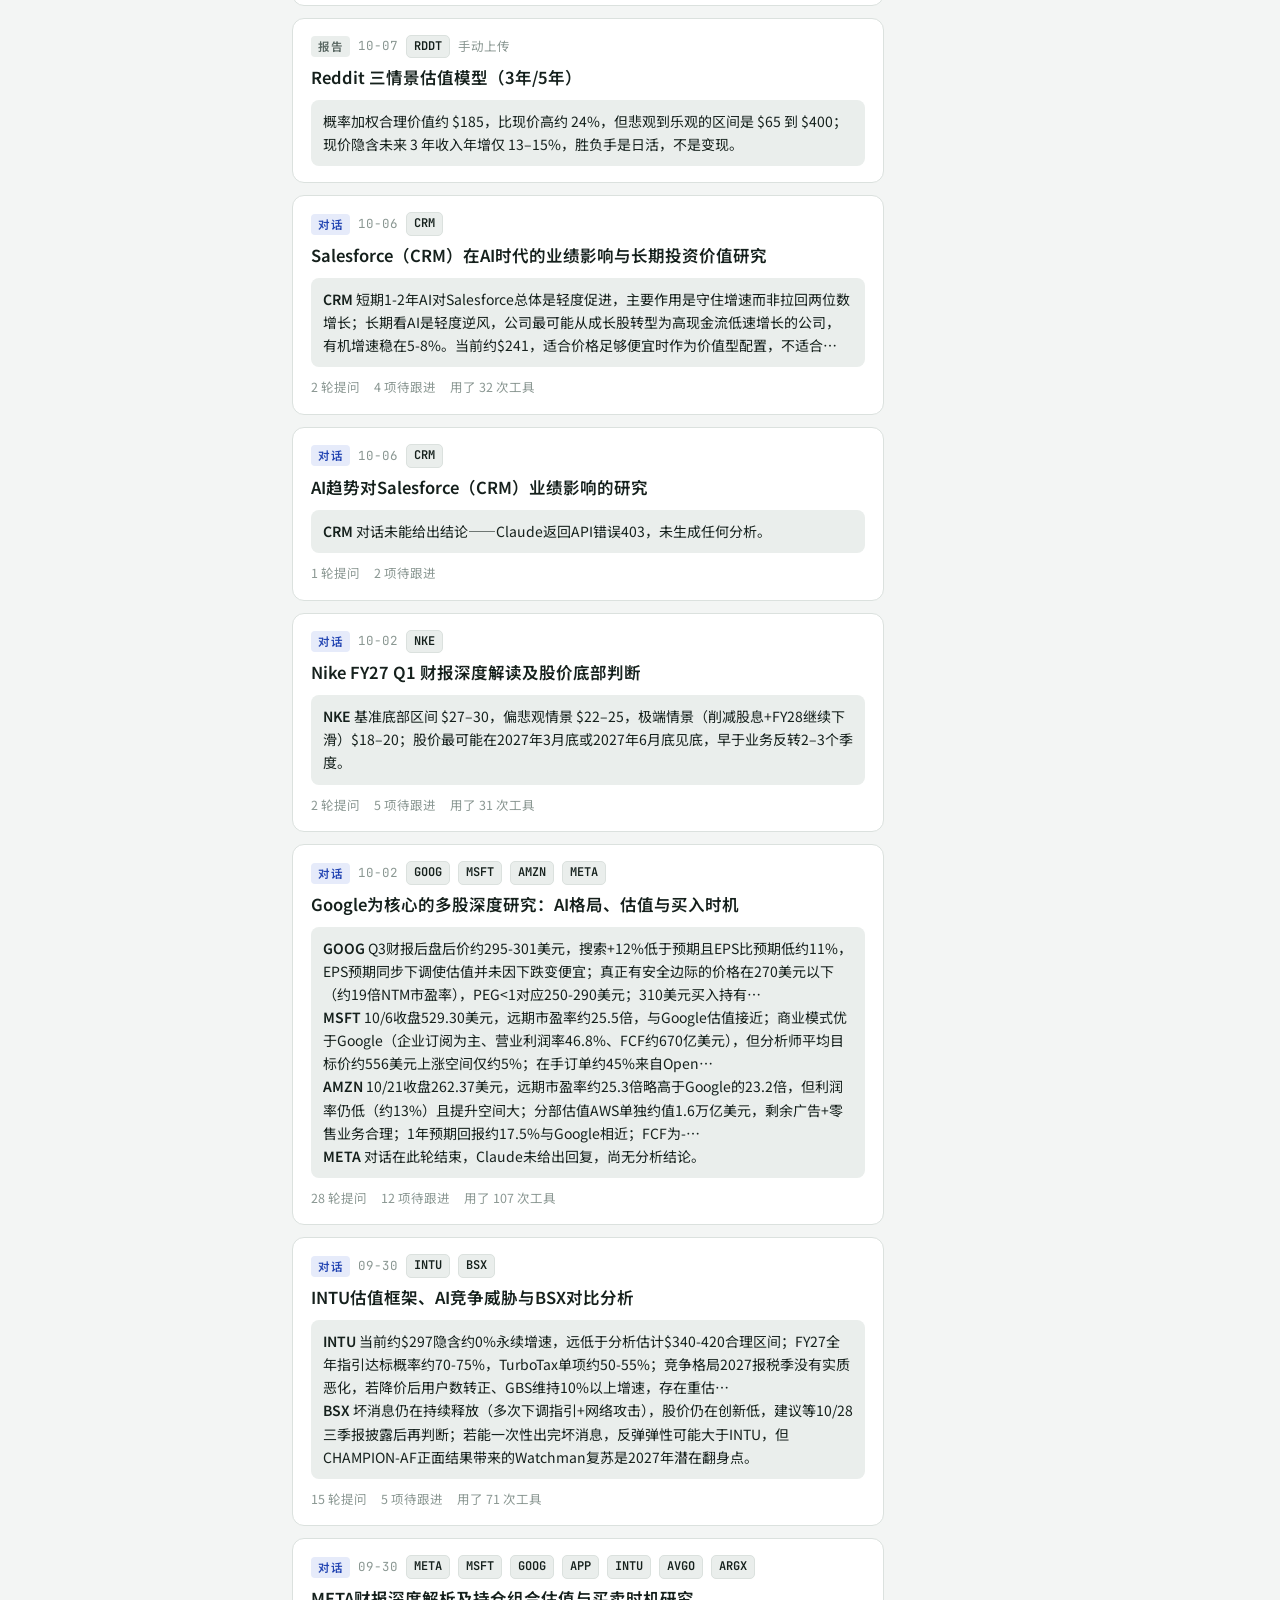
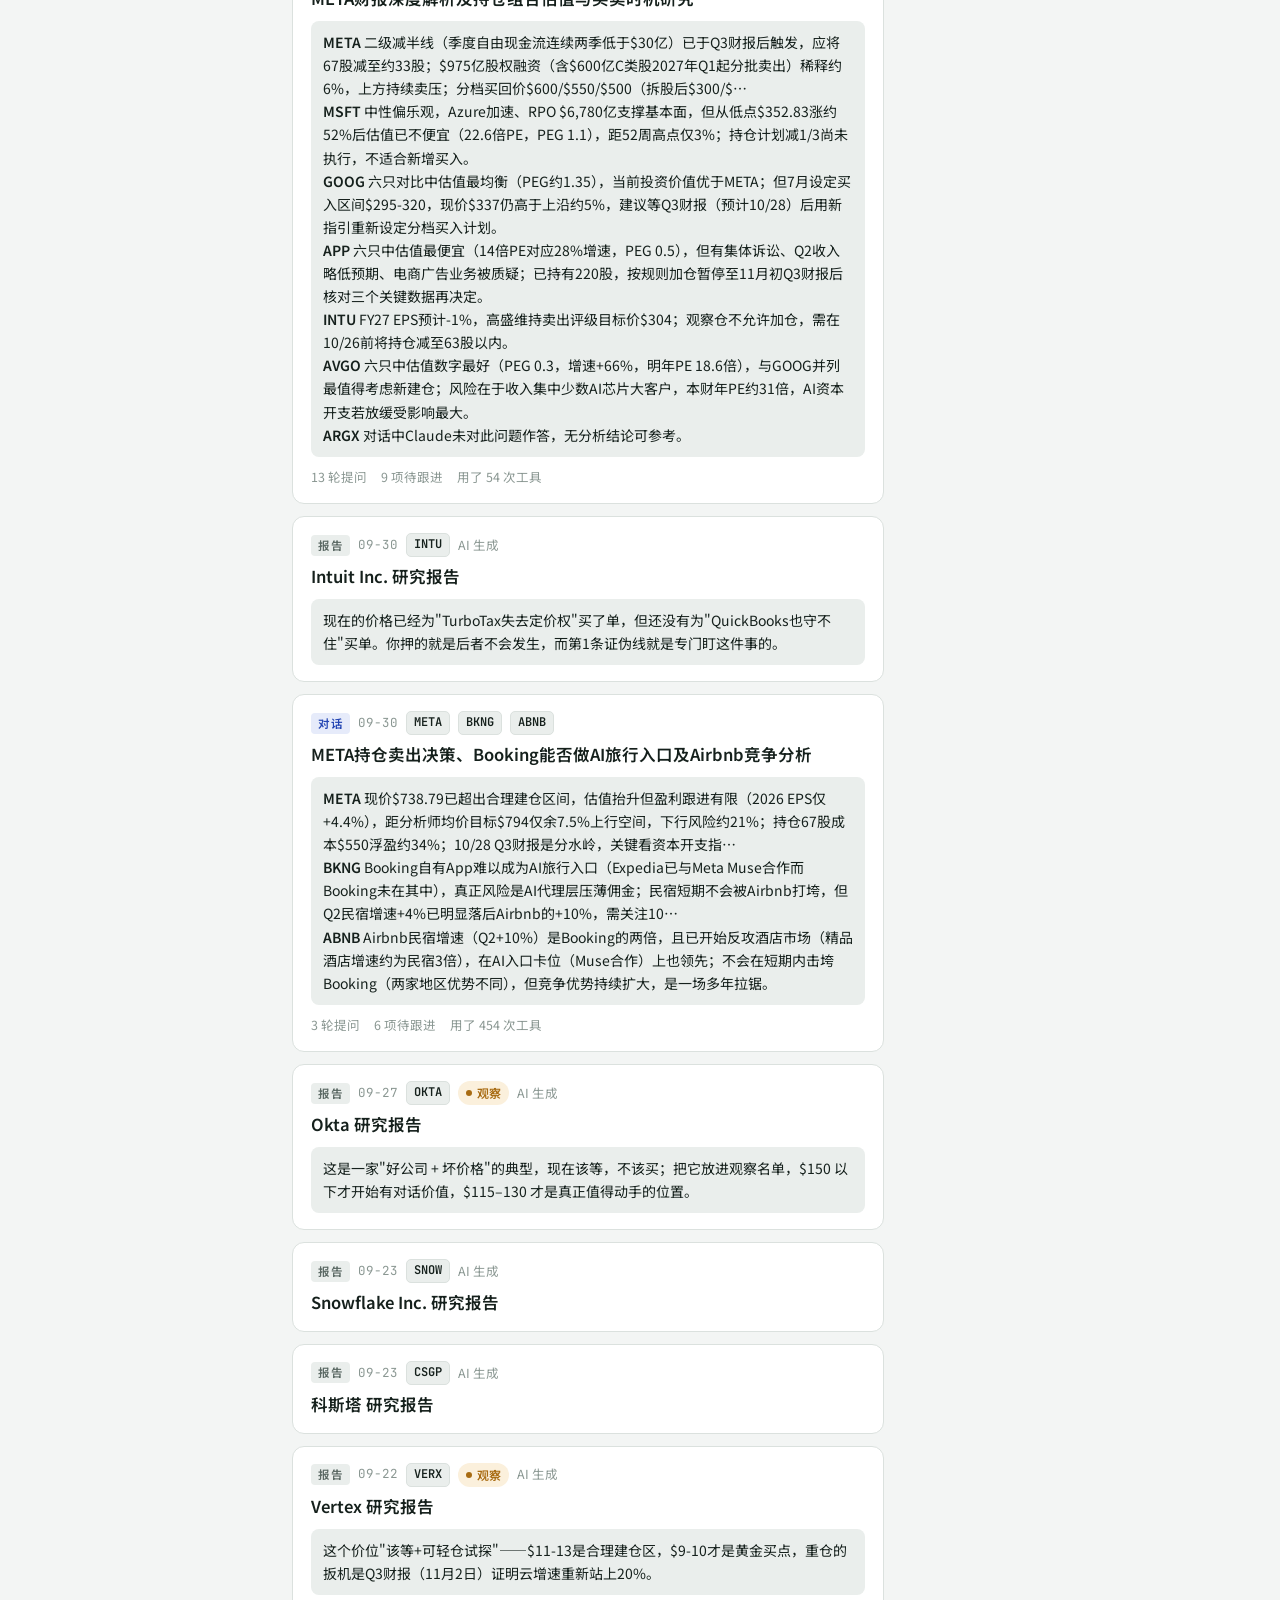
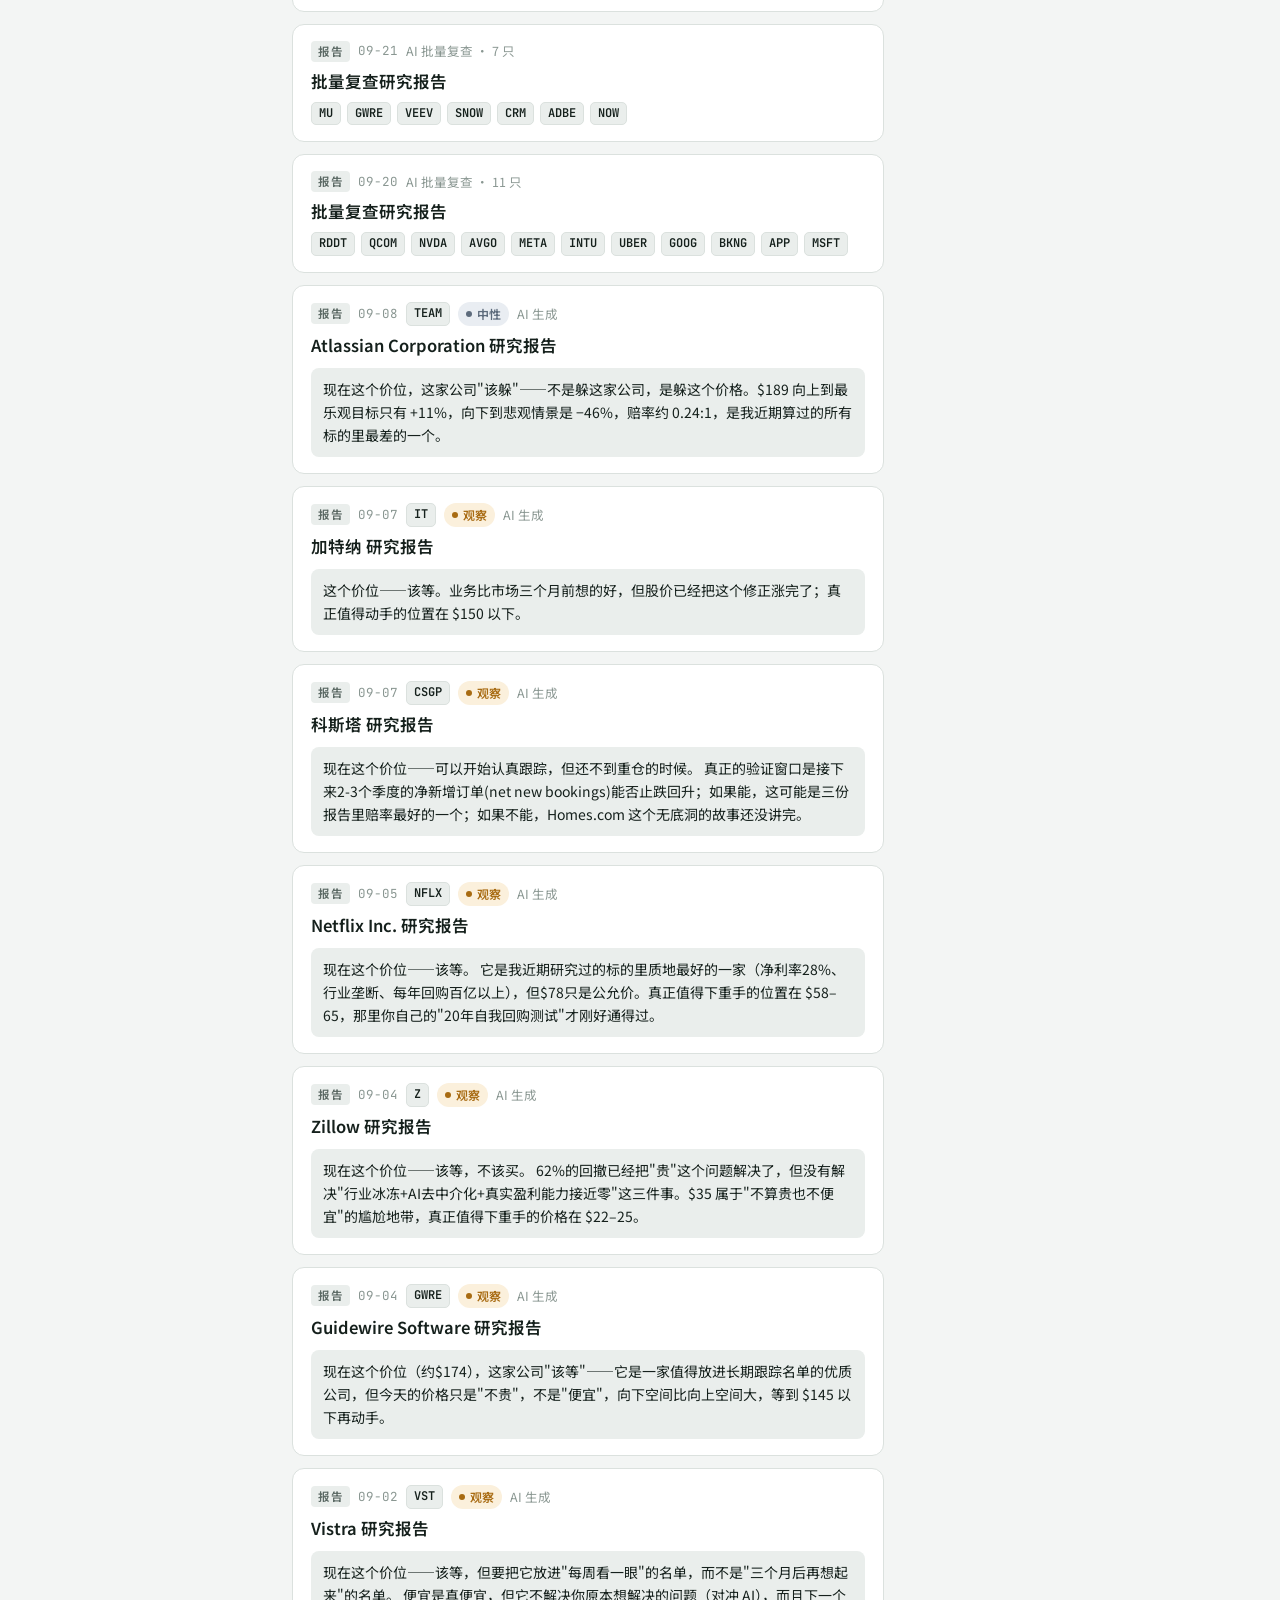
<file: viewer.html>
<!DOCTYPE html>
<html lang="zh-CN">
<head>
<script src="js/static.js"></script>
<meta charset="UTF-8">
<meta name="viewport" content="width=device-width, initial-scale=1.0">
<title>报告查看 — StockLens</title>
<style>
*{box-sizing:border-box;margin:0;padding:0;}
body{background:#F6F4EF;font-family:"Inter","PingFang SC",sans-serif;}

.topbar{background:#13182B;color:#EDEBE3;padding:0 20px;height:50px;display:flex;align-items:center;justify-content:space-between;position:sticky;top:0;z-index:100;}
.topbar-left{display:flex;align-items:center;gap:12px;}
.topbar .logo{font-family:"Space Grotesk","Inter",sans-serif;font-weight:700;font-size:16px;color:#EDEBE3;text-decoration:none;}
.topbar .logo span{color:#5FD49B;}
.back-btn{color:#8E97AE;font-size:13px;text-decoration:none;display:flex;align-items:center;gap:4px;}
.back-btn:hover{color:#EDEBE3;}
.topbar-right{display:flex;gap:8px;}
.btn{display:inline-flex;align-items:center;gap:5px;padding:6px 14px;border-radius:7px;font-size:12px;font-weight:600;cursor:pointer;border:none;font-family:inherit;text-decoration:none;}
.btn-ghost{background:transparent;border:1px solid #2C3347;color:#B9BFCF;}
.btn-ghost:hover{border-color:#8E97AE;color:#EDEBE3;}
.btn-primary{background:#1F5FE0;color:white;}

#reportFrame{
  width:100%;
  border:none;
  display:block;
  min-height:calc(100vh - 50px);
}

.loading{display:flex;align-items:center;justify-content:center;height:calc(100vh - 50px);font-size:15px;color:#6A7185;}
</style>
</head>
<body>

<div class="topbar">
  <div class="topbar-left">
    <a class="logo" href="./">Stock<span>Lens</span></a>
    <a class="back-btn" id="backBtn" href="./">← 返回</a>
  </div>
  <div class="topbar-right">
    <button class="btn btn-ghost" onclick="downloadReport()">⬇ 下载 HTML</button>
  </div>
</div>

<div class="loading" id="loading">加载报告中...</div>
<iframe id="reportFrame" style="display:none;"></iframe>

<script>
const id = new URLSearchParams(location.search).get('id');
if (!id) { location.href = './'; }

let reportData = null;

async function init() {
  const res = await fetch(`/api/reports/${id}`);
  if (!res.ok) { document.getElementById('loading').textContent = '报告不存在或已被删除'; return; }
  reportData = await res.json();

  // 设置返回链接
  const backBtn = document.getElementById('backBtn');
  // 从 reports API 拿到 stock_id，需要再查 symbol
  // 用 referrer 或 history 简单处理
  if (document.referrer && document.referrer.includes('stock.html')) {
    backBtn.href = document.referrer;
    backBtn.textContent = '← 返回股票页';
  } else {
    backBtn.href = '/';
    backBtn.textContent = '← 返回首页';
  }

  // 用 srcdoc 注入 HTML，避免跨域问题
  const frame = document.getElementById('reportFrame');
  frame.srcdoc = reportData.html;
  frame.style.display = 'block';
  document.getElementById('loading').style.display = 'none';

  // 自动调整 iframe 高度
  frame.onload = () => {
    try {
      const h = frame.contentDocument.body.scrollHeight;
      frame.style.height = Math.max(h + 40, window.innerHeight - 50) + 'px';
    } catch(e) {}
  };

  document.title = `${reportData.title} — StockLens`;
}

function downloadReport() {
  if (!reportData) return;
  const blob = new Blob([reportData.html], { type: 'text/html' });
  const a = document.createElement('a');
  a.href = URL.createObjectURL(blob);
  a.download = `report_${id}.html`;
  a.click();
}

init();
</script>
</body>
</html>
</file>
<file: css/app.css>
/* StockLens v2 — 左侧股票列表 + 研究台 / 对话库 / 股票页。设计稿见 design/stocklens-mockup.html */
:root{
  --bg:#f3f5f4; --surface:#ffffff; --sunk:#eaeeec; --ink:#15201c; --muted:#5b6964; --faint:#8a9792; --line:#dbe1de;
  --accent:#2446b3; --accent-soft:#e6ebfa;
  --buy:#1d7f48; --buy-soft:#e2f3e8; --watch:#a86b12; --watch-soft:#fbf0dc; --neutral:#5d6b7c; --neutral-soft:#e9edf2; --avoid:#b93f18; --avoid-soft:#fbe7df;
  --font-display:"Noto Serif SC","Songti SC",serif; --font-body:"Noto Sans SC","PingFang SC","Hiragino Sans GB",system-ui,sans-serif; --font-data:"JetBrains Mono",ui-monospace,Menlo,monospace;
  color-scheme:light;
}
@media (prefers-color-scheme:dark){:root:not([data-theme="light"]){
  --bg:#0e1312; --surface:#161c1b; --sunk:#1d2523; --ink:#e4eae7; --muted:#9aa8a3; --faint:#6f7d78; --line:#2a3431;
  --accent:#8aa4ff; --accent-soft:#1d2645;
  --buy:#5cc98a; --buy-soft:#15301f; --watch:#e3ac50; --watch-soft:#34270f; --neutral:#a3b0bf; --neutral-soft:#232b35; --avoid:#f08a63; --avoid-soft:#3a1d12; color-scheme:dark}}
:root[data-theme="dark"]{
  --bg:#0e1312; --surface:#161c1b; --sunk:#1d2523; --ink:#e4eae7; --muted:#9aa8a3; --faint:#6f7d78; --line:#2a3431;
  --accent:#8aa4ff; --accent-soft:#1d2645;
  --buy:#5cc98a; --buy-soft:#15301f; --watch:#e3ac50; --watch-soft:#34270f; --neutral:#a3b0bf; --neutral-soft:#232b35; --avoid:#f08a63; --avoid-soft:#3a1d12; color-scheme:dark}

*{box-sizing:border-box}
body{margin:0;background:var(--bg);color:var(--ink);font:15px/1.65 var(--font-body)}
a{color:inherit;text-decoration:none}
button{font:inherit;color:inherit;cursor:pointer}
:focus-visible{outline:2px solid var(--accent);outline-offset:2px;border-radius:4px}
.mono{font-family:var(--font-data);font-variant-numeric:tabular-nums}
.num{font-variant-numeric:tabular-nums}

/* top bar */
.bar{position:sticky;top:env(safe-area-inset-top,0px);z-index:10;background:var(--surface);border-bottom:1px solid var(--line)}
.bar-in{max-width:1440px;margin:0 auto;padding-inline:20px;display:flex;align-items:center;gap:22px;height:56px}
.brand{font-family:var(--font-display);font-weight:700;font-size:19px;letter-spacing:.01em}
.brand b{color:var(--accent)}
.nav{display:flex;gap:4px}
.nav a{padding:6px 12px;border-radius:7px;color:var(--muted);font-size:14px}
.nav a.on{background:var(--sunk);color:var(--ink);font-weight:500}
.search{flex:1;max-width:360px;margin-left:auto;display:flex;align-items:center;gap:8px;background:var(--sunk);border:1px solid transparent;border-radius:8px;padding:6px 10px;color:var(--faint);font-size:13.5px}
.search input{border:0;background:transparent;outline:0;flex:1;min-width:0;font:inherit;color:var(--ink)}
.kbd{font-family:var(--font-data);font-size:11px;border:1px solid var(--line);border-radius:4px;padding:0 5px;color:var(--faint)}
.sync{display:flex;align-items:center;gap:7px;font-size:12.5px;color:var(--muted);white-space:nowrap}
.dot{width:8px;height:8px;border-radius:50%;background:var(--buy);box-shadow:0 0 0 3px var(--buy-soft)}

.note span{background:var(--accent-soft);color:var(--accent);padding:2px 8px;border-radius:5px;margin-right:8px;font-weight:500}

main{min-width:0;padding-block:18px 64px;padding-inline:28px}
h1{font-family:var(--font-display);font-weight:700;font-size:28px;line-height:1.3;margin:0;text-wrap:balance}
h2{font-size:13px;font-weight:600;letter-spacing:.08em;color:var(--muted);margin:0 0 12px;text-transform:uppercase}
h3{font-size:16.5px;line-height:1.45;margin:0;font-weight:600;text-wrap:balance}
.sub{color:var(--muted);font-size:13.5px}

/* chips */
.tk{display:inline-flex;align-items:center;font-family:var(--font-data);font-size:12px;font-weight:600;padding:1px 7px;border-radius:5px;background:var(--sunk);color:var(--ink);border:1px solid var(--line)}
a.tk:hover{border-color:var(--accent);color:var(--accent)}
.rt{display:inline-flex;align-items:center;gap:5px;font-size:12px;font-weight:600;padding:2px 8px;border-radius:99px;white-space:nowrap}
.rt::before{content:"";width:6px;height:6px;border-radius:50%;background:currentColor}
.rt.buy{background:var(--buy-soft);color:var(--buy)} .rt.watch{background:var(--watch-soft);color:var(--watch)}
.rt.neutral{background:var(--neutral-soft);color:var(--neutral)} .rt.avoid{background:var(--avoid-soft);color:var(--avoid)}
.kind{font-size:11.5px;font-weight:600;letter-spacing:.06em;padding:1px 7px;border-radius:4px}
.kind.conv{background:var(--accent-soft);color:var(--accent)} .kind.rep{background:var(--sunk);color:var(--muted)} .kind.sys{background:var(--watch-soft);color:var(--watch)}
.row{display:flex;flex-wrap:wrap;align-items:center;gap:6px}

.panel{background:var(--surface);border:1px solid var(--line);border-radius:12px}
.btn{display:inline-flex;align-items:center;gap:6px;border:1px solid var(--line);background:var(--surface);border-radius:8px;padding:6px 12px;font-size:13.5px}
.btn:hover{border-color:var(--accent);color:var(--accent)}
.btn.primary{background:var(--accent);border-color:var(--accent);color:var(--surface)}
.btn.primary:hover{color:var(--surface);opacity:.9}
.up{color:var(--avoid)} .down{color:var(--buy)} /* 涨红跌绿 */

/* ===== home ===== */
.home-head{display:flex;flex-wrap:wrap;align-items:flex-end;justify-content:space-between;gap:12px;margin-bottom:18px}
.pipe{display:grid;grid-template-columns:auto 1fr;gap:18px;align-items:center;padding:16px 18px;margin-bottom:22px}
.pipe-l{display:flex;flex-direction:column;gap:2px;min-width:0}
.pipe-l strong{font-size:15px}
.steps{display:flex;flex-wrap:wrap;gap:6px;justify-content:flex-end;align-items:center;font-size:12.5px;color:var(--muted)}
.steps i{font-style:normal;background:var(--sunk);padding:3px 9px;border-radius:6px}
.steps .arr{color:var(--faint)}
.grid{display:grid;grid-template-columns:minmax(0,1fr) 340px;gap:28px;align-items:start}
.filters{display:flex;gap:6px;margin-bottom:12px}
.filters button{border:1px solid var(--line);background:transparent;border-radius:99px;padding:3px 12px;font-size:13px;color:var(--muted)}
.filters button.on{background:var(--ink);border-color:var(--ink);color:var(--bg)}
.feed{display:flex;flex-direction:column;gap:12px}
.item{display:block;padding:16px 18px;transition:border-color .15s}
a.item:hover{border-color:var(--accent)}
.item-top{display:flex;flex-wrap:wrap;align-items:center;gap:8px;margin-bottom:8px;font-size:12.5px;color:var(--faint)}
.item .q{color:var(--muted);font-size:13.5px;margin:4px 0 0}
.item .concl{margin:10px 0 0;padding:10px 12px;background:var(--sunk);border-radius:8px;font-size:14px}
.item .concl b{font-weight:600}
.item-foot{display:flex;flex-wrap:wrap;gap:14px;margin-top:10px;font-size:12.5px;color:var(--faint)}
.rail{display:flex;flex-direction:column;gap:18px;position:sticky;top:76px}
.rail .panel{padding:14px 16px}
.rail h2{display:flex;justify-content:space-between;align-items:baseline}
.rail h2 em{font-style:normal;font-family:var(--font-data);color:var(--faint);letter-spacing:0}
.alist{display:flex;flex-direction:column}
.arow{display:grid;grid-template-columns:62px 1fr auto;gap:8px;align-items:center;padding:8px 0;border-top:1px solid var(--line);font-size:13px}
.arow:first-child{border-top:0;padding-top:2px}
.arow .why{color:var(--muted);font-size:12.5px;line-height:1.4}
.arow .px{font-family:var(--font-data);font-size:12.5px;text-align:right}
.todo{display:flex;flex-direction:column;gap:10px}
.todo li{list-style:none;font-size:13px;line-height:1.5}
.todo ul{margin:0;padding:0;display:flex;flex-direction:column;gap:10px}
.box{width:14px;height:14px;border:1.5px solid var(--faint);border-radius:4px;margin-top:3px}
.todo .src{display:block;color:var(--faint);font-size:12px}
.late{color:var(--avoid);font-weight:500}

/* ===== stock ===== */
.crumb{font-size:13px;color:var(--faint);margin-bottom:14px}
.crumb a:hover{color:var(--accent)}
.s-head{display:flex;flex-wrap:wrap;justify-content:space-between;gap:18px;align-items:flex-end;margin-bottom:20px}
.s-head .px{text-align:right}
.big{font-family:var(--font-data);font-size:30px;font-weight:600;line-height:1.1}
.ladder{padding:16px 18px 10px;margin-bottom:18px}
.ladder svg{width:100%;height:auto;display:block}
.ladder-cap{display:flex;flex-wrap:wrap;gap:16px;font-size:12.5px;color:var(--muted);margin-top:4px}
.sw{display:inline-block;width:10px;height:10px;border-radius:2px;margin-right:5px;vertical-align:-1px}
.s-grid{display:grid;grid-template-columns:minmax(0,1fr) 300px;gap:28px;align-items:start}
.view{padding:18px 20px;margin-bottom:26px}
.view-top{display:flex;flex-wrap:wrap;justify-content:space-between;gap:10px;align-items:center;margin-bottom:10px}
.stale{display:flex;gap:10px;align-items:flex-start;background:var(--watch-soft);color:var(--watch);border-radius:8px;padding:9px 12px;font-size:13px;margin:12px 0 0}
.view ul{margin:10px 0 0;padding-left:18px;display:flex;flex-direction:column;gap:5px}
.view-act{display:flex;flex-wrap:wrap;gap:8px;margin-top:14px}
.tl{position:relative;display:flex;flex-direction:column;gap:0}
.tl-item{display:grid;grid-template-columns:78px 18px minmax(0,1fr);gap:10px}
.tl-date{font-family:var(--font-data);font-size:12.5px;color:var(--faint);padding-top:14px;text-align:right}
.tl-axis{position:relative}
.tl-axis::before{content:"";position:absolute;left:8px;top:0;bottom:0;width:1px;background:var(--line)}
.tl-axis::after{content:"";position:absolute;left:4px;top:18px;width:9px;height:9px;border-radius:50%;background:var(--surface);border:2px solid var(--faint)}
.tl-item.c .tl-axis::after{border-color:var(--accent);background:var(--accent)}
.tl-item.s .tl-axis::after{border-color:var(--watch)}
.tl-body{padding:10px 0 16px;min-width:0}
.tl-card{padding:12px 14px}
.tl-card h3{font-size:15px;margin-top:6px}
.tl-card p{margin:6px 0 0;font-size:13.5px;color:var(--muted)}
.side-list{padding:14px 16px;margin-bottom:16px}
.kv{display:grid;grid-template-columns:auto 1fr;gap:6px 14px;font-size:13px}
.kv dt{color:var(--faint)} .kv dd{margin:0;text-align:right}

/* ===== conversation ===== */
.c-head{margin-bottom:18px}
.c-meta{display:flex;flex-wrap:wrap;gap:8px 16px;align-items:center;color:var(--faint);font-size:13px;margin-top:10px}
.sum{padding:0;margin-bottom:26px;overflow:hidden}
.sum-h{display:flex;justify-content:space-between;flex-wrap:wrap;gap:10px;align-items:center;padding:12px 18px;border-bottom:1px solid var(--line);font-size:13px;color:var(--muted)}
.sum-cols{display:grid;grid-template-columns:repeat(2,minmax(0,1fr))}
.sum-col{padding:16px 18px;min-width:0}
.sum-col+.sum-col{border-left:1px solid var(--line)}
.sum-col h3{display:flex;gap:8px;align-items:center;margin-bottom:10px}
.lbl{font-size:11.5px;letter-spacing:.08em;color:var(--faint);font-weight:600;margin:12px 0 4px}
.sum-col p{margin:0;font-size:14px}
.sum-col ul{margin:0;padding-left:18px;font-size:13.5px;display:flex;flex-direction:column;gap:3px}
.verdict{font-weight:600}
.chat{display:flex;flex-direction:column;gap:18px;max-width:820px}
.turn-u{align-self:flex-end;max-width:78%;background:var(--accent);color:var(--surface);padding:10px 14px;border-radius:14px 14px 4px 14px;font-size:14.5px}
.turn-a{display:flex;flex-direction:column;gap:8px}
.tools{align-self:flex-start;display:inline-flex;gap:8px;align-items:center;border:1px dashed var(--line);border-radius:8px;padding:5px 10px;font-size:12.5px;color:var(--faint);background:transparent}
.tools-list{font-family:var(--font-data);font-size:12px;color:var(--muted);background:var(--sunk);border-radius:8px;padding:8px 12px}
.ans{padding:14px 18px;font-size:14.5px}
.ans p{margin:0 0 8px}
.ans .fold{position:relative;max-height:9.5em;overflow:hidden}
.ans .fold::after{content:"";position:absolute;inset:auto 0 0 0;height:3em;background:linear-gradient(transparent,var(--surface))}
.ans.open .fold{max-height:none}
.ans.open .fold::after{display:none}
.more{border:0;background:none;color:var(--accent);font-size:13px;padding:6px 0 0}
.tbl-wrap{overflow-x:auto;margin:8px 0}
table{border-collapse:collapse;font-size:13px;min-width:360px}
th,td{padding:5px 10px;border-bottom:1px solid var(--line);text-align:left;white-space:nowrap}
th{color:var(--faint);font-weight:500}

/* ===== library ===== */
.lib-tools{display:flex;flex-wrap:wrap;gap:10px;align-items:center;margin:16px 0}
.lib-tools .search{margin:0;max-width:none;flex:1 1 260px;background:var(--surface);border-color:var(--line)}
.tabs{display:flex;gap:2px;border-bottom:1px solid var(--line);margin-bottom:6px}
.tabs button{border:0;background:none;padding:8px 14px;font-size:14px;color:var(--muted);border-bottom:2px solid transparent;margin-bottom:-1px}
.tabs button.on{color:var(--ink);border-color:var(--ink);font-weight:500}
.month{font-size:12.5px;color:var(--faint);margin:18px 0 6px;letter-spacing:.06em}
.lrow{display:grid;grid-template-columns:70px minmax(0,1fr) auto;gap:14px;align-items:start;padding:14px 16px;border-bottom:1px solid var(--line)}
.lrow:hover{background:var(--surface)}
.lrow .d{font-family:var(--font-data);font-size:12.5px;color:var(--faint);padding-top:2px}
.lrow h3{font-size:15px}
.lrow p{margin:4px 0 0;font-size:13.5px;color:var(--muted)}
.lrow .r{font-size:12.5px;color:var(--faint);text-align:right;white-space:nowrap}
.skip .lrow h3{font-weight:500;color:var(--muted)}
.why-skip{font-size:12.5px;color:var(--faint)}
.maybe{background:var(--watch-soft);color:var(--watch);font-size:11.5px;padding:1px 7px;border-radius:4px;font-weight:600}

.toast{position:fixed;left:50%;bottom:calc(24px + env(safe-area-inset-bottom,0px));transform:translateX(-50%);background:var(--ink);color:var(--bg);padding:9px 16px;border-radius:9px;font-size:13.5px;max-width:calc(100% - 32px)}

/* ===== shell + stock sidebar ===== */
.shell{max-width:1440px;margin:0 auto;display:grid;grid-template-columns:264px minmax(0,1fr)}
.side{position:sticky;top:calc(57px + env(safe-area-inset-top,0px));height:calc(100vh - 57px);display:flex;flex-direction:column;border-right:1px solid var(--line);background:var(--surface)}
.side-top{padding:14px 14px 10px;display:flex;flex-direction:column;gap:10px;border-bottom:1px solid var(--line)}
.side-top .search{max-width:none;margin:0;flex:none}
.side-top h2{margin:0;display:flex;justify-content:space-between}
.side-top h2 em{font-style:normal;font-family:var(--font-data);color:var(--faint);letter-spacing:0}
.seg{display:flex;gap:4px}
.seg button{flex:1;border:1px solid var(--line);background:transparent;border-radius:6px;padding:3px 0;font-size:12.5px;color:var(--muted)}
.seg button.on{background:var(--ink);border-color:var(--ink);color:var(--bg)}
.slist{overflow-y:auto;flex:1;padding:6px 8px 20px}
.srow{display:grid;grid-template-columns:8px minmax(0,1fr) auto;gap:10px;align-items:center;padding:7px 8px;border-radius:7px}
.srow:hover{background:var(--sunk)}
.srow.on{background:var(--accent-soft)}
.rd{width:8px;height:8px;border-radius:50%;background:var(--line)}
.rd.buy{background:var(--buy)} .rd.watch{background:var(--watch)} .rd.neutral{background:var(--neutral)} .rd.avoid{background:var(--avoid)}
.srow .nm{display:flex;flex-direction:column;min-width:0;line-height:1.35}
.srow .nm b{font-family:var(--font-data);font-size:13px;font-weight:600}
.srow .nm small{font-size:11.5px;color:var(--faint);white-space:nowrap;overflow:hidden;text-overflow:ellipsis}
.srow .pr{text-align:right;font-family:var(--font-data);font-size:12.5px;line-height:1.35;font-variant-numeric:tabular-nums}
.srow .pr small{display:block;font-size:11px}
.flag{font-size:10.5px;font-family:var(--font-body);padding:0 5px;border-radius:3px;margin-left:5px;font-weight:600;vertical-align:1px}
.flag.c{background:var(--accent-soft);color:var(--accent)} .flag.b{background:var(--buy-soft);color:var(--buy)}
.side-foot{padding:8px 14px;border-top:1px solid var(--line);font-size:12px;color:var(--faint)}
.nav .m-only{display:none}
.stabs{display:flex;gap:2px;border-bottom:1px solid var(--line);margin:0 0 20px;overflow-x:auto}
.stabs button{border:0;background:none;padding:9px 16px;font-size:14.5px;color:var(--muted);border-bottom:2px solid transparent;margin-bottom:-1px;white-space:nowrap}
.stabs button.on{color:var(--ink);border-color:var(--ink);font-weight:500}
.stabs em{font-style:normal;font-family:var(--font-data);font-size:12px;color:var(--faint);margin-left:4px}
.empty{padding:30px 20px;text-align:center;color:var(--muted);display:flex;flex-direction:column;gap:12px;align-items:center}
.plist{overflow:hidden}
.plist .lrow:last-child{border-bottom:0}
.plist .lrow{grid-template-columns:90px minmax(0,1fr) auto;align-items:center}
.dgrid{display:grid;grid-template-columns:repeat(2,minmax(0,1fr));gap:18px}
.dgrid .panel{padding:16px 18px;min-width:0}
.dtbl td,.dtbl th{white-space:normal}
.why-list{margin:0;padding-left:18px;font-size:13.5px;display:flex;flex-direction:column;gap:4px}
@media (max-width:1180px){.grid,.s-grid{grid-template-columns:minmax(0,1fr)} .rail{position:static}}
@media (max-width:900px){
  .shell{grid-template-columns:minmax(0,1fr)}
  .side{display:none;position:static;height:auto;border-right:0;background:transparent}
  .slist{overflow:visible}
  body.v-stocks .side{display:flex}
  body.v-stocks main{display:none}
  .nav .m-only{display:inline-block}
  .dgrid{grid-template-columns:minmax(0,1fr)}
}
@media (max-width:900px){
  .grid,.s-grid{grid-template-columns:minmax(0,1fr)}
  .rail{position:static}
  .sum-cols{grid-template-columns:minmax(0,1fr)}
  .sum-col+.sum-col{border-left:0;border-top:1px solid var(--line)}
  .pipe{grid-template-columns:minmax(0,1fr)} .steps{justify-content:flex-start}
}
@media (max-width:640px){
  .bar-in{gap:12px;padding-inline:16px;height:auto;flex-wrap:wrap;padding-block:10px}
  .search{order:3;flex-basis:100%;max-width:none}
  .sync span.t{display:none}
  main,.note{padding-inline:16px}
  h1{font-size:23px}
  .tl-item{grid-template-columns:0 14px minmax(0,1fr);gap:8px}
  .tl-date{display:none}
  .tl-card .d-m{display:inline}
  .lrow{grid-template-columns:minmax(0,1fr)} .lrow .r{text-align:left}
  .turn-u{max-width:92%}
  .s-head .px{text-align:left}
}
.d-m{display:none;font-family:var(--font-data)}
@media (prefers-reduced-motion:reduce){*{transition:none!important}}

/* ===== v2 app additions ===== */
.pad{padding:12px}
.sync{border:0;background:none;padding:4px 6px;border-radius:6px}
.sync:hover{background:var(--sunk)}
.dot.busy{background:var(--watch);box-shadow:0 0 0 3px var(--watch-soft)}
.dot.err{background:var(--avoid);box-shadow:0 0 0 3px var(--avoid-soft)}
.gsearch{position:relative;flex:1;max-width:360px;margin-left:auto}
.gsearch .search{max-width:none;margin:0}
.gresults{position:absolute;top:calc(100% + 6px);left:0;right:0;max-height:70vh;overflow:auto;padding:6px;z-index:20;box-shadow:0 10px 30px rgba(0,0,0,.12)}
.gresults a{display:block;padding:7px 10px;border-radius:6px;font-size:13.5px}
.gresults a:hover,.gresults a.sel{background:var(--sunk)}
.gresults .gh{font-size:11.5px;color:var(--faint);letter-spacing:.06em;padding:6px 10px 2px}
.gresults small{color:var(--faint);margin-left:6px}
.md{font-size:14.5px;line-height:1.75;overflow-wrap:anywhere}
.md>*:first-child{margin-top:0}
.md h1,.md h2,.md h3,.md h4{font-family:var(--font-body);font-size:15.5px;font-weight:700;letter-spacing:0;text-transform:none;color:var(--ink);margin:16px 0 6px}
.md p{margin:0 0 10px}
.md ul,.md ol{margin:0 0 10px;padding-left:22px}
.md blockquote{margin:0 0 10px;padding:6px 12px;border-left:3px solid var(--line);color:var(--muted)}
.md code{font-family:var(--font-data);font-size:12.5px;background:var(--sunk);padding:1px 5px;border-radius:4px}
.md pre{background:var(--sunk);padding:10px 12px;border-radius:8px;overflow-x:auto}
.md pre code{background:none;padding:0}
.md table{display:block;overflow-x:auto;max-width:100%;margin:0 0 10px}
.md a{color:var(--accent);text-decoration:underline;text-underline-offset:2px}
.md hr{border:0;border-top:1px solid var(--line);margin:14px 0}
.turn-u .md{font-size:14.5px;color:inherit}
.turn-u .md p:last-child{margin:0}
.turn-u .md a{color:inherit}
.turn-u .md code{background:rgba(255,255,255,.18)}
.ans .fold{max-height:16em}
.inline-form{display:flex;flex-wrap:wrap;gap:8px;align-items:center;margin-top:12px;padding:10px 12px;background:var(--sunk);border-radius:8px;font-size:13.5px}
.inline-form input,.inline-form select{font:inherit;color:var(--ink);background:var(--surface);border:1px solid var(--line);border-radius:6px;padding:4px 8px;min-width:0}
.inline-form input{width:180px}
.muted-link{color:var(--muted);text-decoration:underline;text-underline-offset:2px;font-size:13px}
.status-pill{font-size:11.5px;font-weight:600;padding:1px 7px;border-radius:4px;background:var(--watch-soft);color:var(--watch)}
.status-pill.err{background:var(--avoid-soft);color:var(--avoid)}
.todo label{display:grid;grid-template-columns:16px 1fr;gap:8px;cursor:pointer}
.todo input[type=checkbox]{margin:4px 0 0;accent-color:var(--accent)}
.todo .done{color:var(--faint);text-decoration:line-through}
.chipbtn{cursor:pointer;background:var(--surface)}
.chipbtn.on{background:var(--ink);color:var(--bg);border-color:var(--ink)}
.empty-home{padding:22px;text-align:center;color:var(--muted)}
.sum-cols.one{grid-template-columns:minmax(0,1fr)}
.fig{display:grid;grid-template-columns:repeat(auto-fill,minmax(150px,1fr));gap:8px;margin-top:4px}
.fig div{background:var(--sunk);border-radius:6px;padding:6px 9px;font-size:12.5px;min-width:0}
.fig b{display:block;font-family:var(--font-data);font-size:13.5px;color:var(--ink);overflow-wrap:anywhere}
.fig span{color:var(--faint)}
.tools-list .interim{margin-top:10px;padding-top:10px;border-top:1px dashed var(--line);font-family:var(--font-body);font-size:13px;color:var(--muted)}

/* ===== 持仓 ===== */
.pf-tiles{display:grid;grid-template-columns:repeat(4,minmax(0,1fr));gap:12px;margin:16px 0 22px}
.pf-tiles .panel{padding:12px 14px}
.pf-tiles b{display:block;font-family:var(--font-data);font-size:20px;font-variant-numeric:tabular-nums}
.pf-tiles span{font-size:12.5px;color:var(--faint)}
.pf-table{width:100%;min-width:760px}
.pf-table td,.pf-table th{padding:9px 10px;font-size:13.5px}
.pf-table td.n,.pf-table th.n{text-align:right;font-family:var(--font-data);font-variant-numeric:tabular-nums}
.pf-table tr.watchrow td:first-child::after{content:"观察仓";margin-left:6px;font-size:11px;color:var(--watch);font-weight:600}
.pf-wrap{overflow-x:auto;padding:4px 8px}
.lvl{font-size:11.5px;font-weight:600;padding:2px 8px;border-radius:4px;white-space:nowrap}
.lvl.ok{background:var(--sunk);color:var(--muted)} .lvl.near{background:var(--watch-soft);color:var(--watch)} .lvl.hit{background:var(--avoid-soft);color:var(--avoid)} .lvl.done{background:var(--buy-soft);color:var(--buy)}
.lines{display:grid;grid-template-columns:repeat(3,minmax(0,1fr));gap:14px}
.lines .panel{padding:14px 16px;min-width:0}
.lines h3{font-size:14.5px;display:flex;gap:8px;align-items:center;margin-bottom:8px}
.lines ul{margin:0;padding-left:18px;font-size:13.5px;display:flex;flex-direction:column;gap:6px}
.l1 h3{color:var(--avoid)} .l2 h3{color:var(--watch)} .l3 h3{color:var(--buy)}
.pos-card{display:grid;grid-template-columns:repeat(5,minmax(0,1fr));gap:10px;padding:14px 18px;margin-bottom:18px}
.pos-card div{min-width:0}
.pos-card span{display:block;font-size:12px;color:var(--faint)}
.pos-card b{font-family:var(--font-data);font-size:16px;font-variant-numeric:tabular-nums}
.rule-list{display:flex;flex-direction:column;gap:10px}
.rule-list div{font-size:13.5px}
.rule-list b{display:block;margin-bottom:2px}
@media (max-width:900px){.pf-tiles{grid-template-columns:repeat(2,minmax(0,1fr))}.lines{grid-template-columns:minmax(0,1fr)}.pos-card{grid-template-columns:repeat(2,minmax(0,1fr))}}
.flag.h{background:var(--sunk);color:var(--ink);border:1px solid var(--line)}

/* ===== 公网只读版 ===== */
html.static [data-sa], html.static [data-bp], html.static [data-ca], html.static [data-act], html.static #posForm,
html.static a[href^="/stock.html"], html.static a[href="/classic.html"], html.static #tagForm { display: none !important; }
html.static #syncPill { pointer-events: none; }
html.static .todo input[type=checkbox] { pointer-events: none; }

/* ===== 我的判断 ===== */
.myview { padding: 14px 18px; margin-bottom: 18px; border-color: var(--accent); }
.myview textarea { width: 100%; min-height: 96px; resize: vertical; margin-top: 8px; padding: 10px 12px; border: 1px solid var(--line); border-radius: 8px; background: var(--bg); color: var(--ink); font: 15px/1.7 var(--font-body); }
.myview textarea:focus { outline: none; border-color: var(--accent); background: var(--surface); }
.myview-text { margin-top: 8px; white-space: pre-wrap; font-size: 15px; line-height: 1.7; }

.sa-slot, #saForm { scroll-margin-top: 80px; }
.sa-slot .inline-form { margin: 10px 0 4px; }

/* ===== 股票页：每段对话列出每个问题 ===== */
.conv-card { padding: 0; margin-bottom: 14px; overflow: hidden; }
.conv-head { display: grid; grid-template-columns: 90px minmax(0, 1fr) auto; gap: 14px; padding: 14px 16px; border-bottom: 1px solid var(--line); }
.conv-head:hover { background: var(--sunk); }
.conv-head h3 { font-size: 15px; }
.conv-head p { margin: 4px 0 0; font-size: 13.5px; color: var(--muted); }
.conv-head .d { font-family: var(--font-data); font-size: 12.5px; color: var(--faint); padding-top: 2px; }
.conv-head .r { font-size: 12.5px; color: var(--faint); white-space: nowrap; }
.qlist { list-style: none; margin: 0; padding: 4px 0; counter-reset: q; }
.qlist li { counter-increment: q; }
.qlist a { display: grid; grid-template-columns: 28px 90px minmax(0, 1fr); gap: 10px; padding: 7px 16px; font-size: 13.5px; align-items: baseline; }
.qlist a::before { content: counter(q); font-family: var(--font-data); font-size: 12px; color: var(--faint); text-align: right; }
.qlist a:hover { background: var(--sunk); color: var(--accent); }
.qlist .qt { font-size: 12px; color: var(--faint); }
.qlist .qq { overflow-wrap: anywhere; }
.turn-u.flash { box-shadow: 0 0 0 4px var(--accent-soft); }
.turn-u { scroll-margin-top: 80px; }
@media (max-width: 640px) { .conv-head { grid-template-columns: minmax(0, 1fr); } .qlist a { grid-template-columns: 22px minmax(0, 1fr); } .qlist .qt { display: none; } }

/* ===== 添加股票 ===== */
.side-top h2 { align-items: center; }
.add-btn { border: 1px solid var(--line); background: var(--surface); border-radius: 6px; padding: 1px 8px; font-size: 12.5px; font-weight: 500; letter-spacing: 0; color: var(--accent); text-transform: none; }
.add-btn:hover { border-color: var(--accent); }
.add-form { display: flex; flex-direction: column; gap: 8px; padding: 10px; background: var(--sunk); border-radius: 8px; }
.add-form input { font: inherit; font-size: 13.5px; color: var(--ink); background: var(--surface); border: 1px solid var(--line); border-radius: 6px; padding: 6px 8px; min-width: 0; }
.add-form input:focus { outline: none; border-color: var(--accent); }
.add-form .btn { padding: 4px 12px; font-size: 13px; }
.add-form .sub { margin: 0; font-size: 12px; line-height: 1.5; }
html.static .add-btn, html.static .add-form { display: none !important; }
</file>
